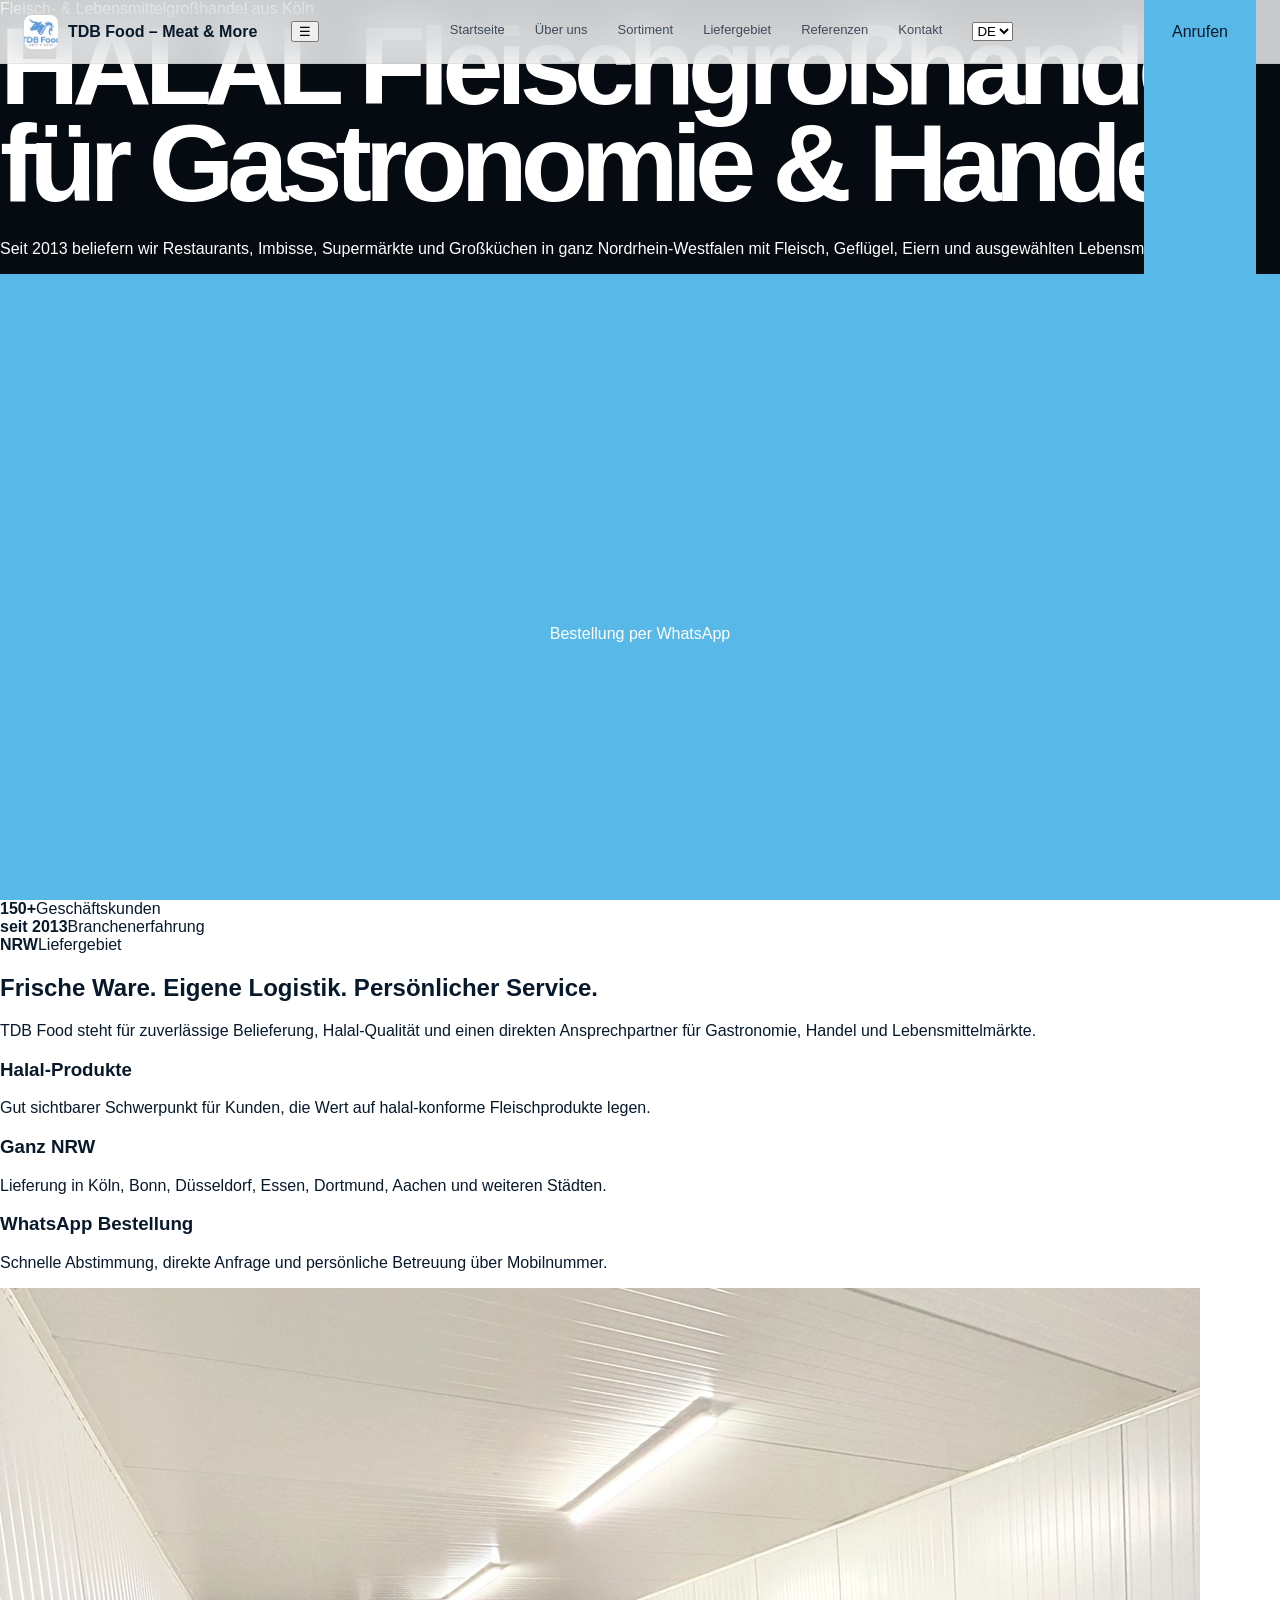
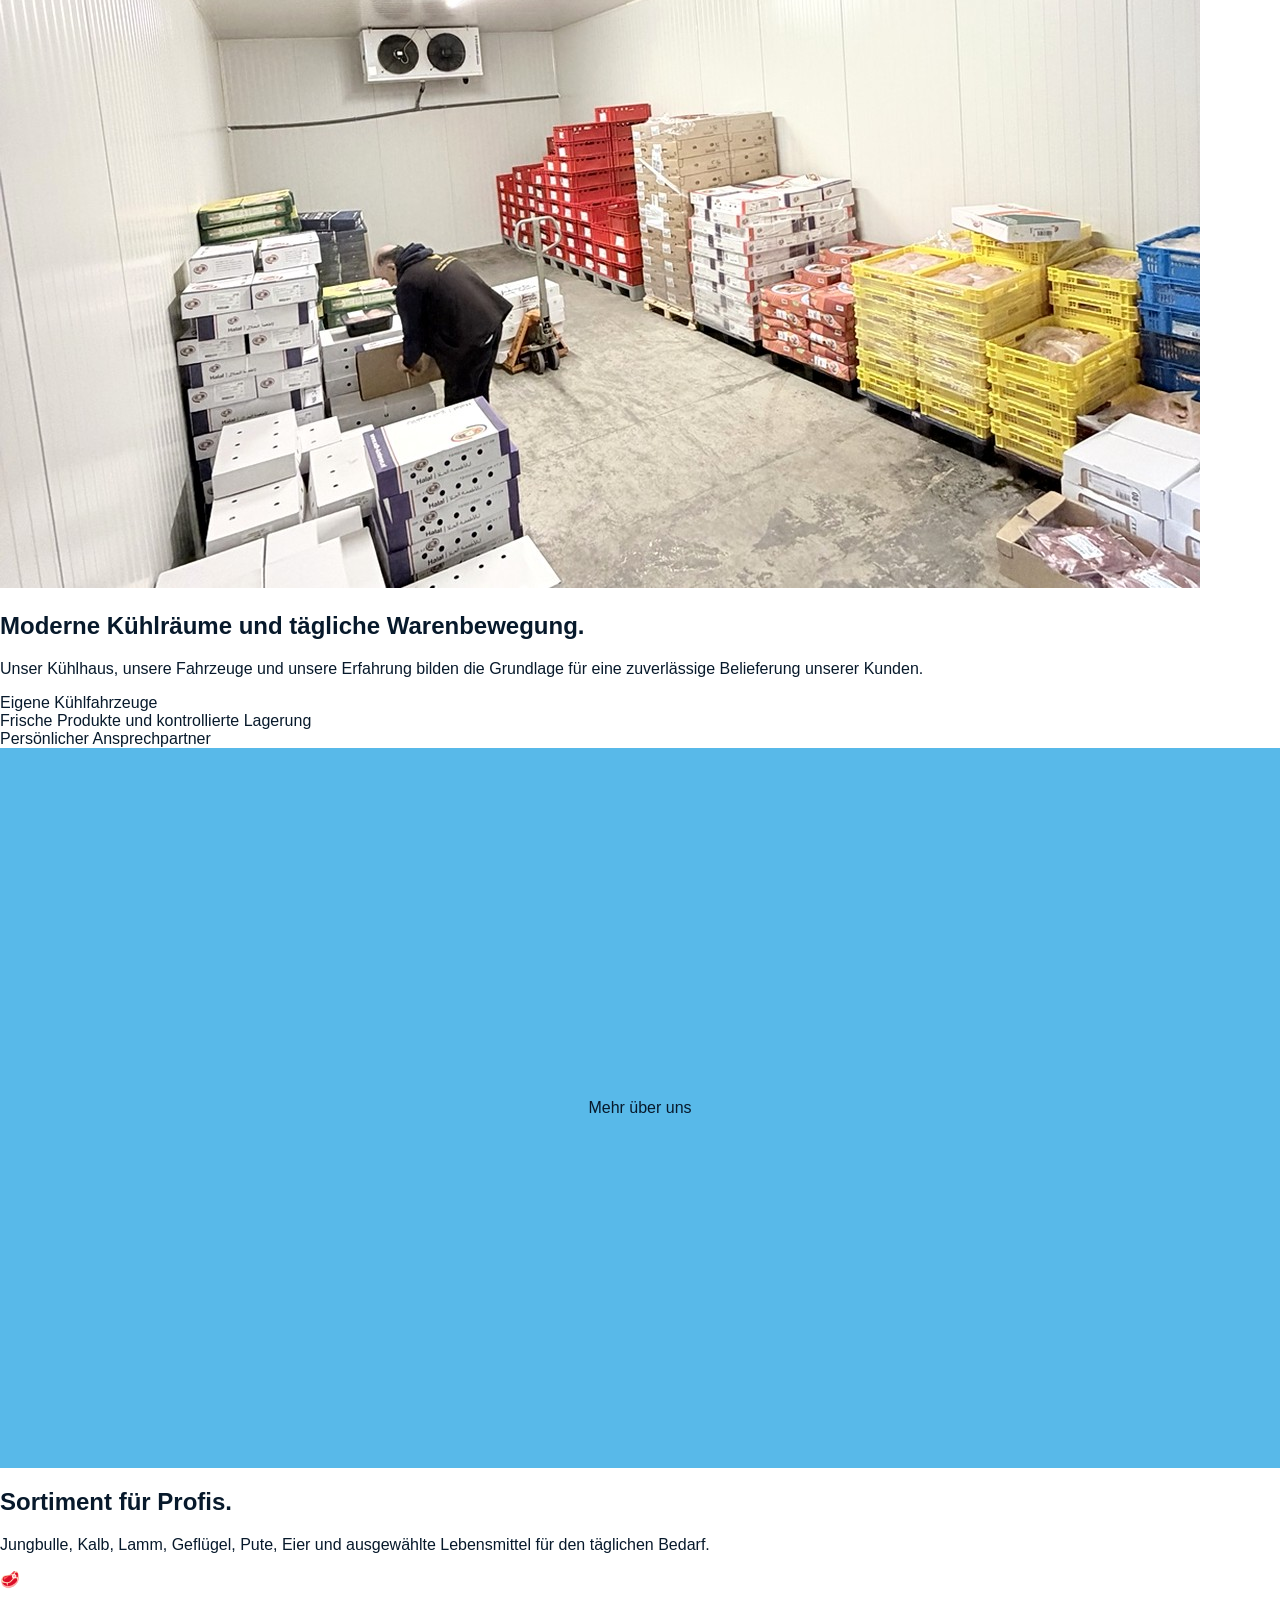
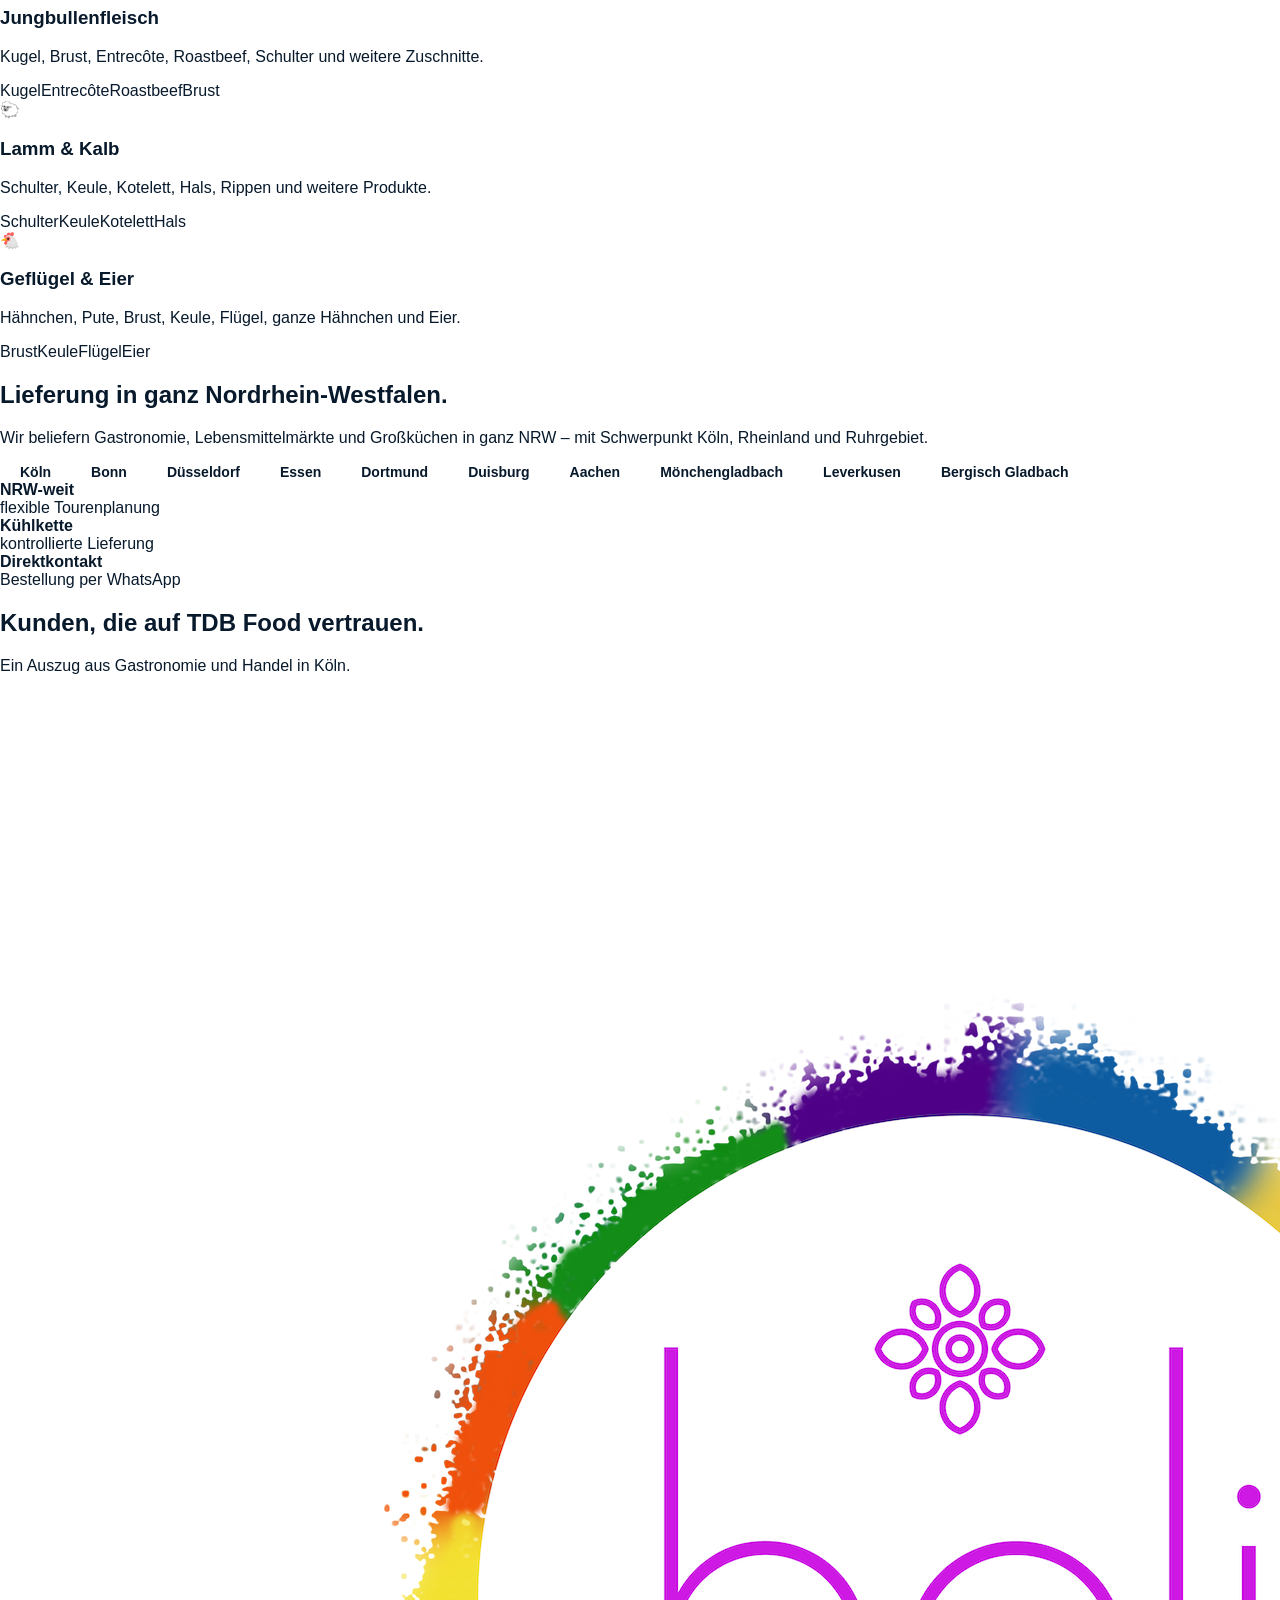
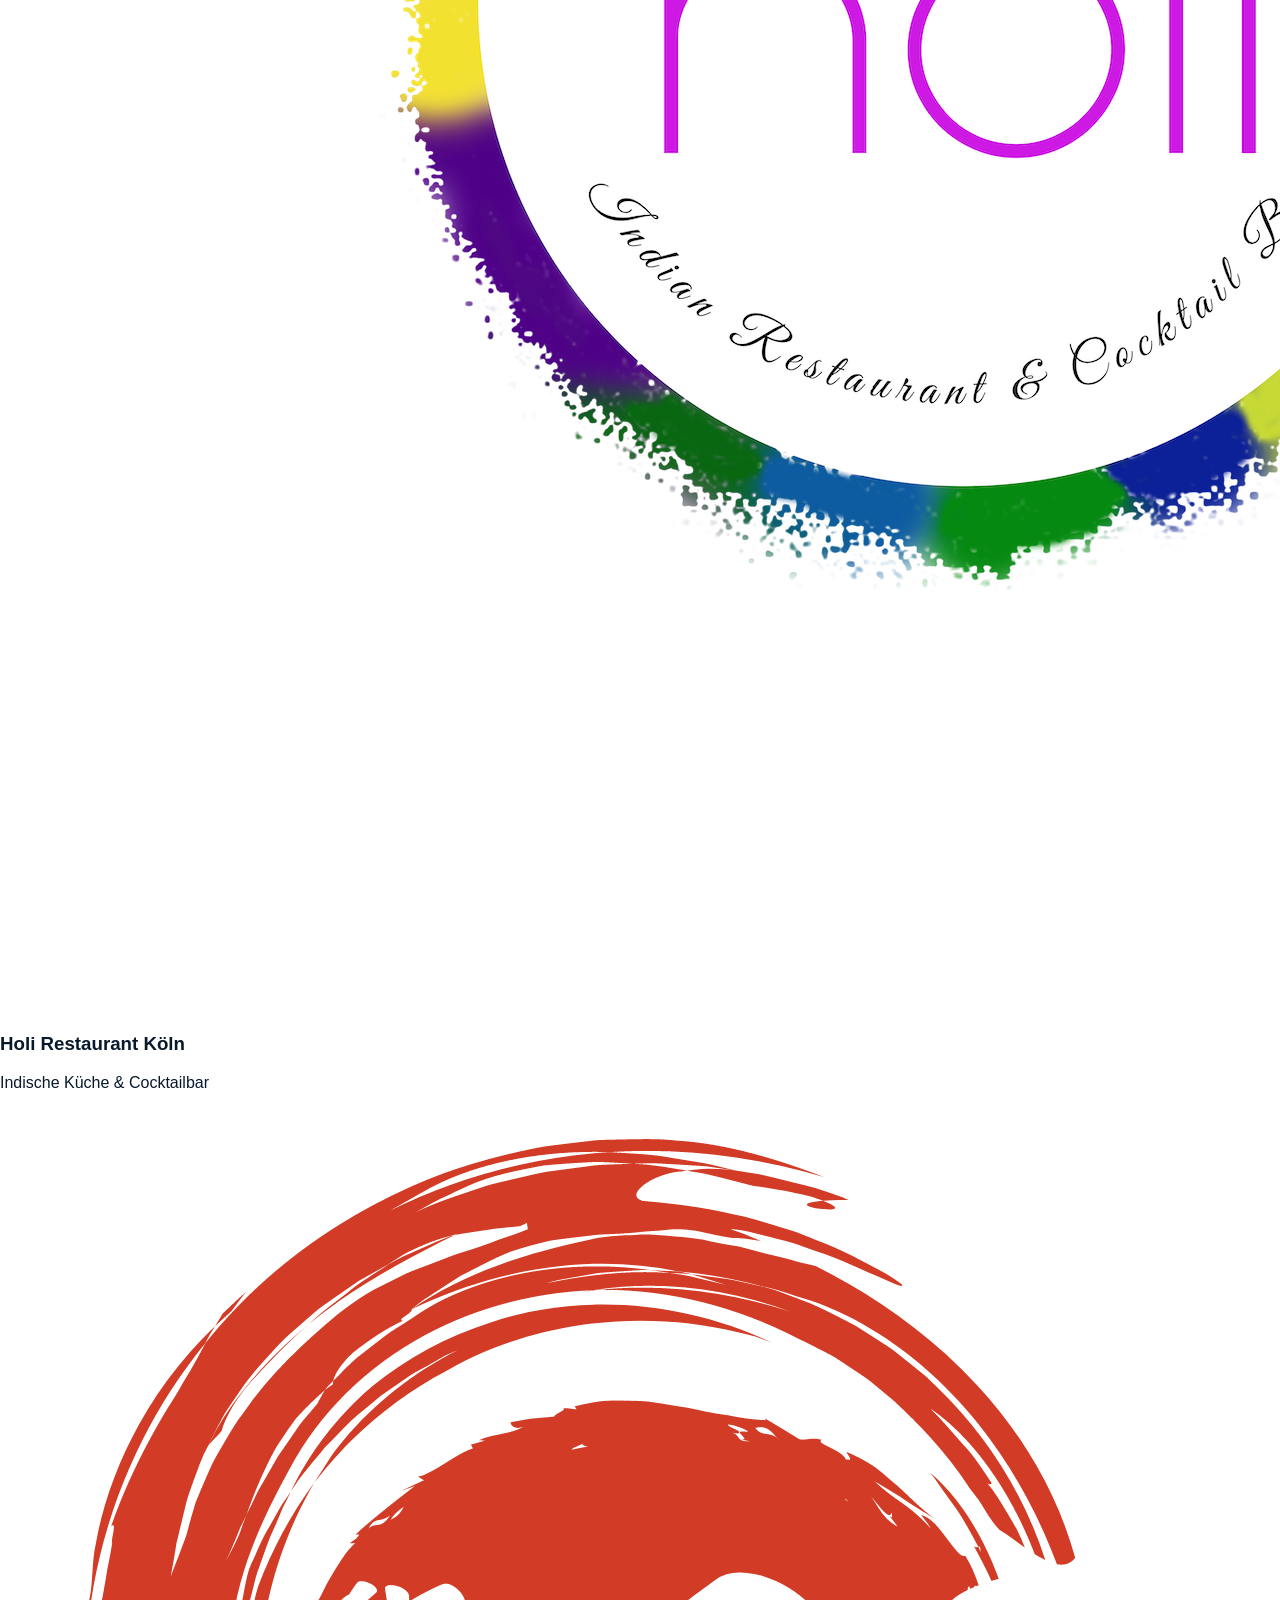
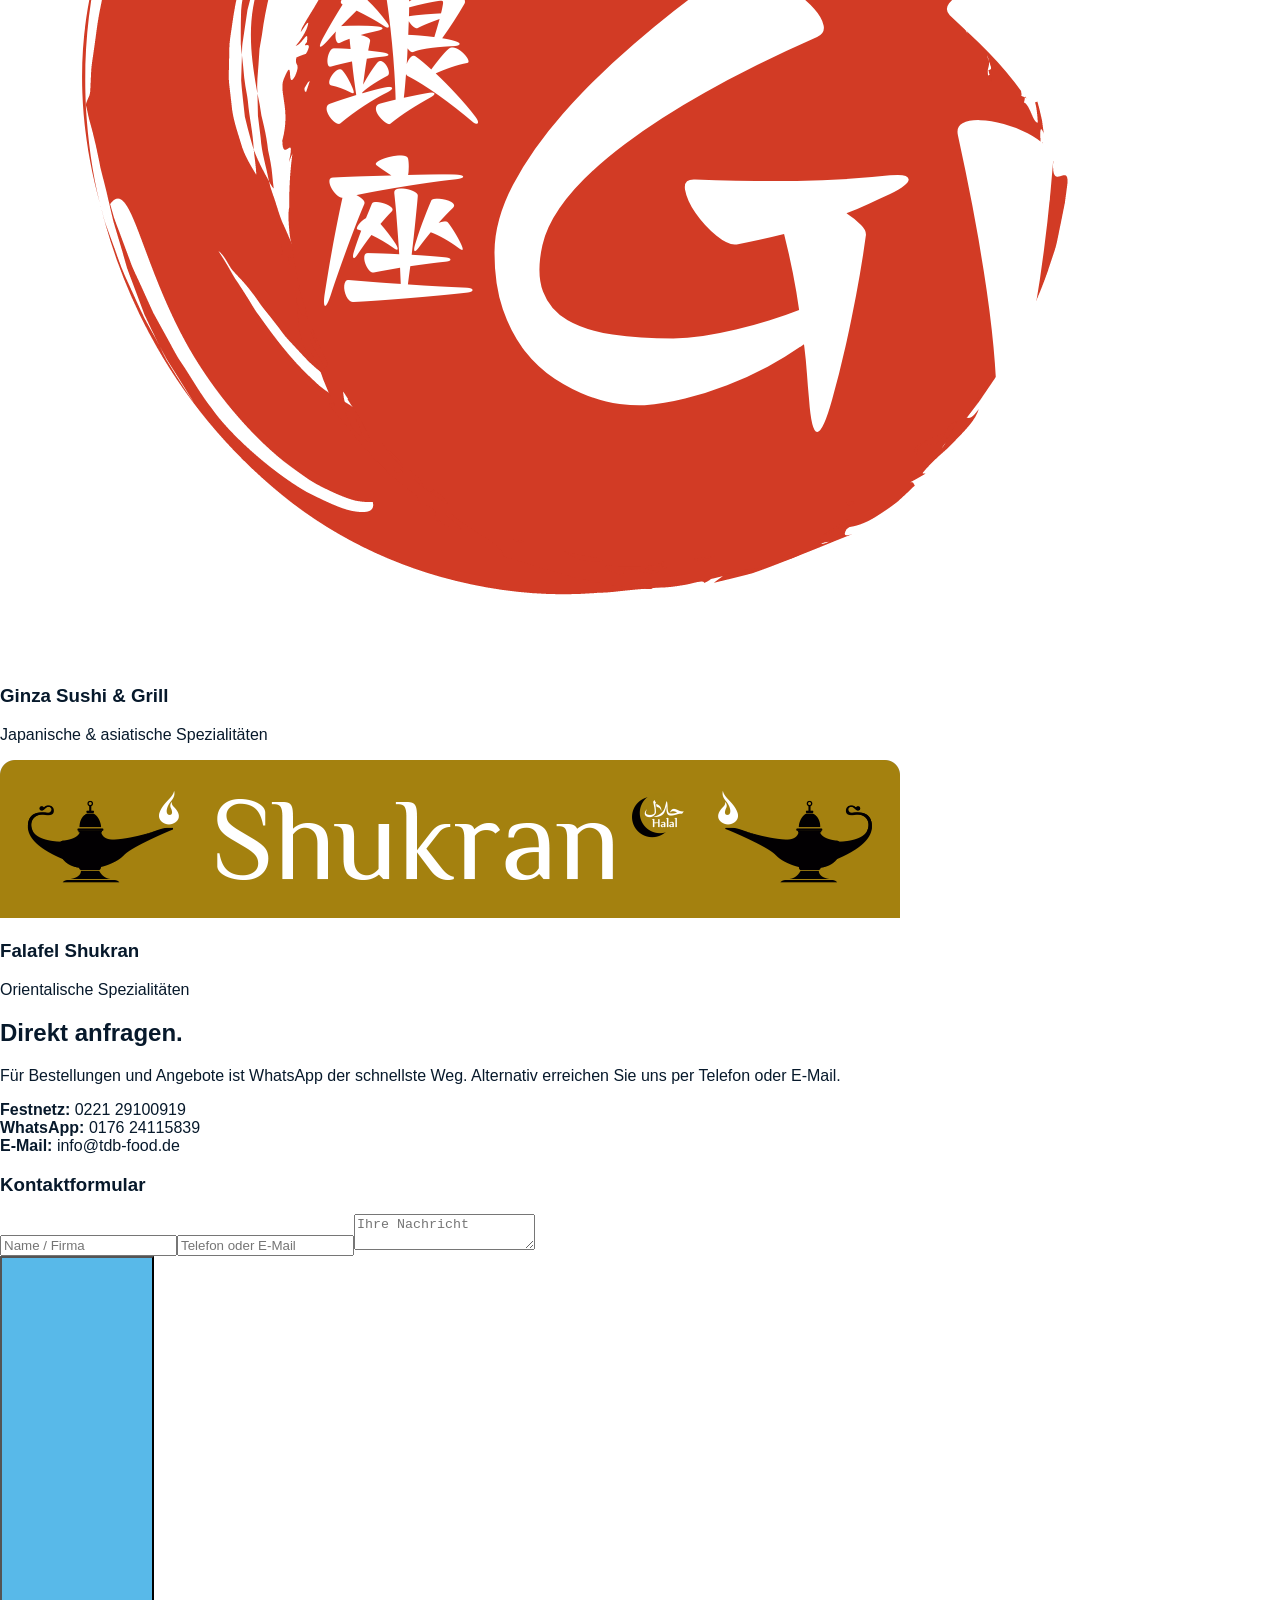
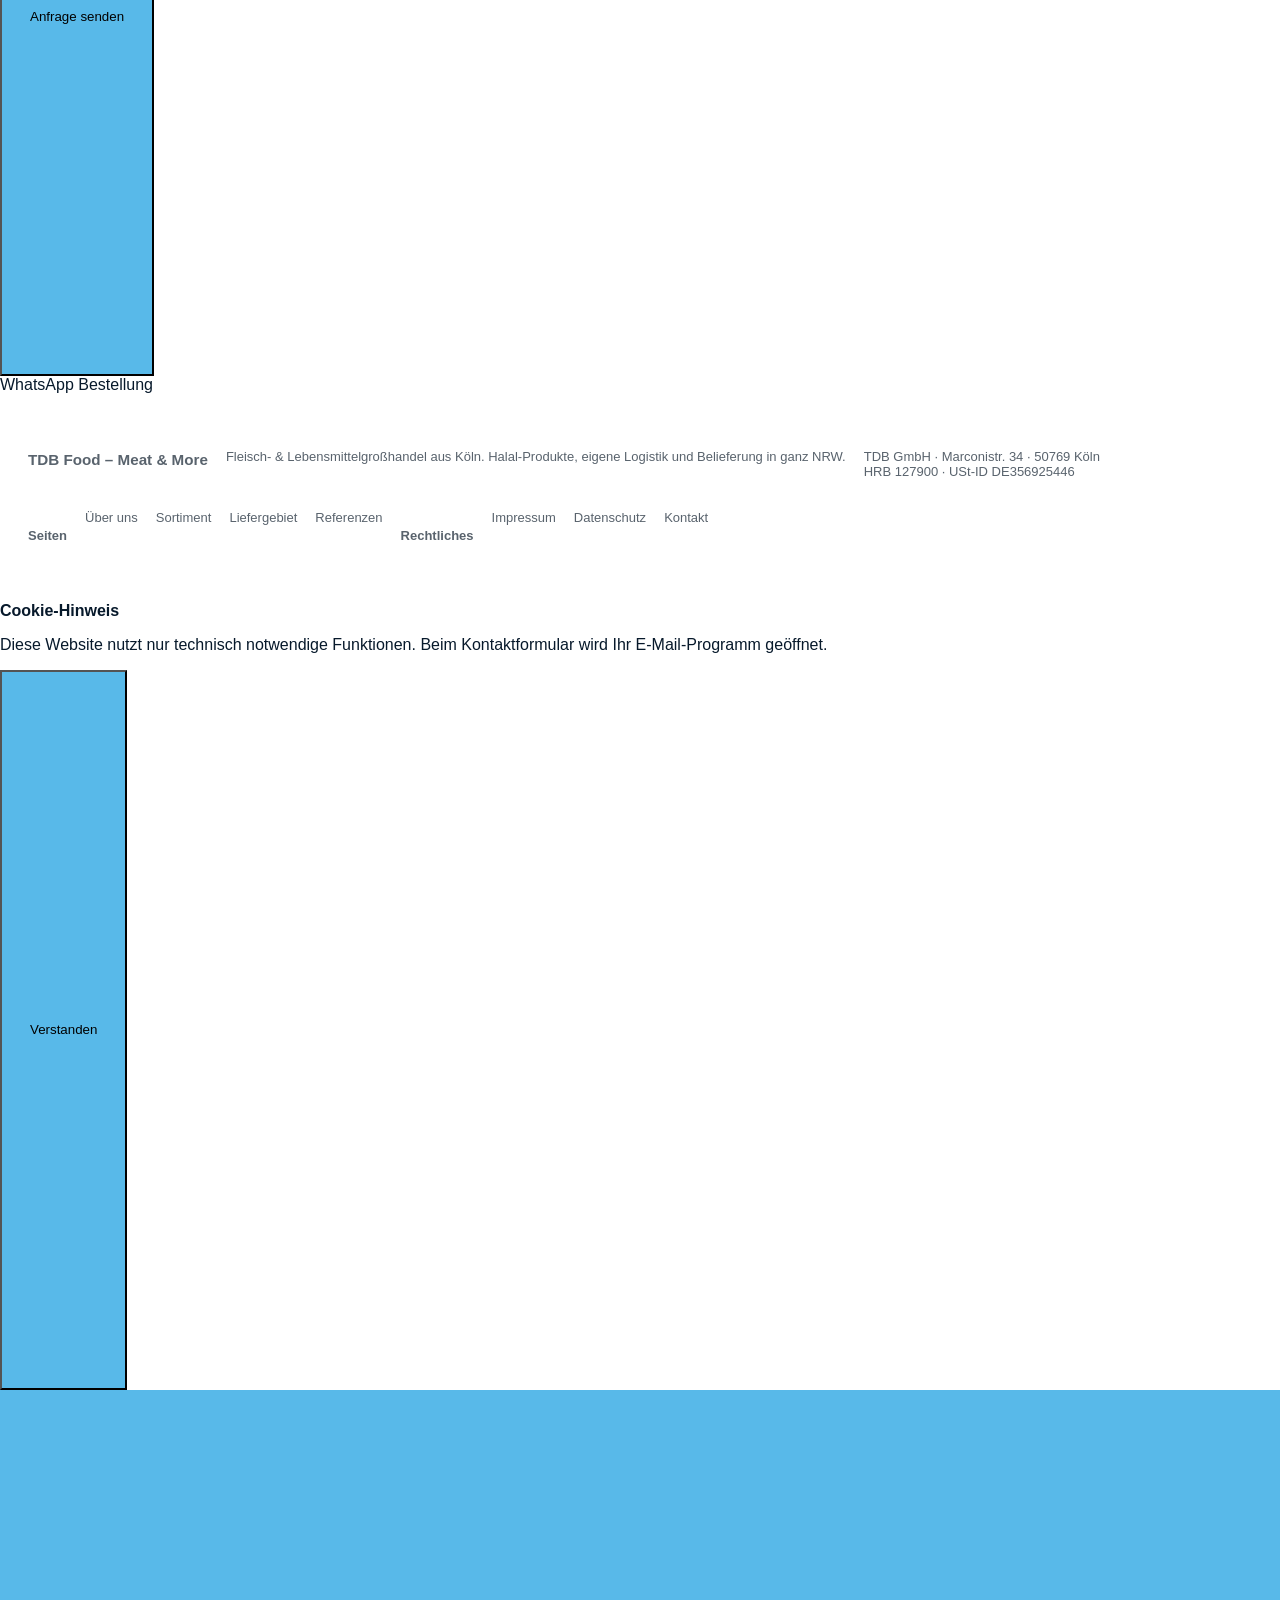
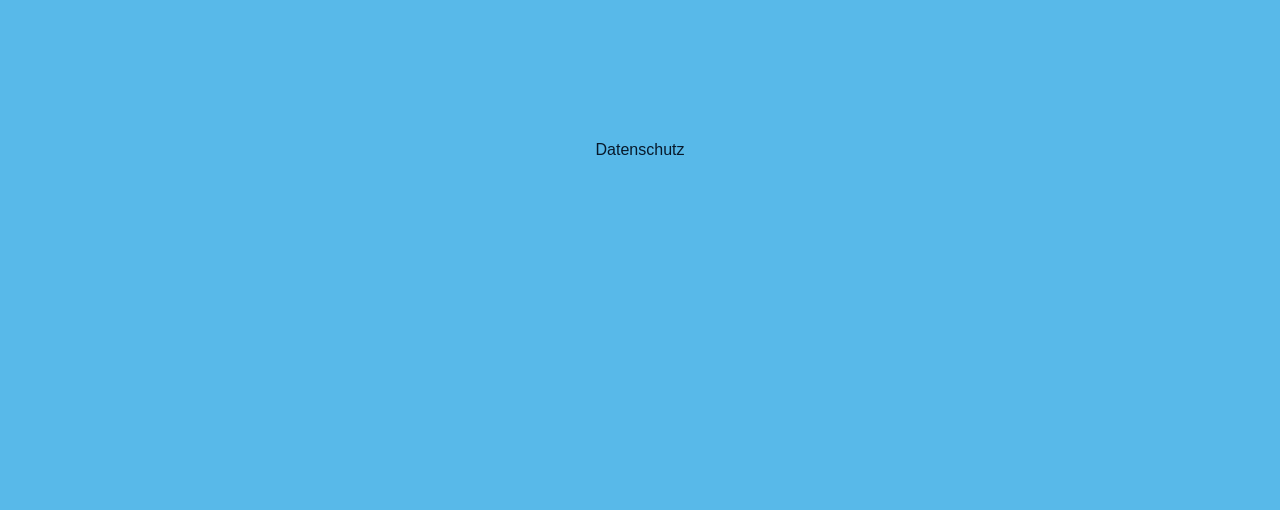
<file: index.html>
<!doctype html><html lang="de"><head><meta charset="utf-8"><meta name="viewport" content="width=device-width,initial-scale=1"><title>Index | TDB Food</title><meta name="description" content="TDB Food – Meat & More. Halal Fleisch- und Lebensmittelgroßhandel aus Köln mit Lieferung in ganz NRW."><link rel="preconnect" href="https://fonts.gstatic.com"><link rel="stylesheet" href="style.css"></head><body><header class="topbar"><div class="container nav"><a class="brand" href="index.html"><img class="brand-logo" src="tdb-logo.jpg" alt="TDB Food Logo"><span>TDB Food – Meat & More</span></a><button class="mobile-toggle">☰</button><nav class="menu"><a href="index.html" data-i18n="nav-home">Startseite</a><a href="about.html" data-i18n="nav-about">Über uns</a><a href="products.html" data-i18n="nav-products">Sortiment</a><a href="delivery.html" data-i18n="nav-delivery">Liefergebiet</a><a href="references.html" data-i18n="nav-references">Referenzen</a><a href="contact.html" data-i18n="nav-contact">Kontakt</a><select class="lang" onchange="document.querySelector('[data-lang='+this.value+']')?.click()"><option value="de">DE</option><option value="en">EN</option><option value="ku">KU</option><option value="tr">TR</option></select></nav><a class="cta" href="tel:+4922129100919" data-i18n="call-short">Anrufen</a></div></header><button hidden data-lang="de"></button><button hidden data-lang="en"></button><button hidden data-lang="ku"></button><button hidden data-lang="tr"></button>
<section class="hero"><div class="container hero-inner"><div class="eyebrow">Fleisch- & Lebensmittelgroßhandel aus Köln</div><h1 data-i18n="hero-title">HALAL Fleischgroßhandel für Gastronomie & Handel</h1><p data-i18n="hero-sub">Seit 2013 beliefern wir Restaurants, Imbisse, Supermärkte und Großküchen in ganz Nordrhein-Westfalen mit Fleisch, Geflügel, Eiern und ausgewählten Lebensmitteln.</p><div class="actions"><a class="cta blue" href="https://wa.me/4917624115839" data-i18n="wa">Bestellung per WhatsApp</a><a class="cta" href="tel:+4922129100919" data-i18n="call">Jetzt anrufen</a></div></div></section>
<div class="container stats"><div class="stat reveal"><b>150+</b><span data-i18n="stat-customers">Geschäftskunden</span></div><div class="stat reveal"><b>seit 2013</b><span data-i18n="stat-exp">Branchenerfahrung</span></div><div class="stat reveal"><b>NRW</b><span data-i18n="stat-area">Liefergebiet</span></div></div>
<section class="section"><div class="container section-head"><div><h2><span data-i18n="intro-title">Frische Ware. Eigene Logistik. Persönlicher Service.</span></h2></div><p class="lead"><span data-i18n="intro-text">TDB Food steht für zuverlässige Belieferung, Halal-Qualität und einen direkten Ansprechpartner für Gastronomie, Handel und Lebensmittelmärkte.</span></p></div><div class="container grid"><div class="card reveal"><h3>Halal-Produkte</h3><p data-i18n="card-halal">Gut sichtbarer Schwerpunkt für Kunden, die Wert auf halal-konforme Fleischprodukte legen.</p></div><div class="card reveal"><h3>Ganz NRW</h3><p data-i18n="card-nrw">Lieferung in Köln, Bonn, Düsseldorf, Essen, Dortmund, Aachen und weiteren Städten.</p></div><div class="card reveal"><h3>WhatsApp Bestellung</h3><p data-i18n="card-wa">Schnelle Abstimmung, direkte Anfrage und persönliche Betreuung über Mobilnummer.</p></div></div></section>
<section class="section light"><div class="container about-grid"><div class="photo-card reveal"><img src="coldroom.jpg" alt="Kühlhaus TDB Food"></div><div class="reveal"><h2>Moderne Kühlräume und tägliche Warenbewegung.</h2><p class="lead">Unser Kühlhaus, unsere Fahrzeuge und unsere Erfahrung bilden die Grundlage für eine zuverlässige Belieferung unserer Kunden.</p><div class="tick">Eigene Kühlfahrzeuge</div><div class="tick">Frische Produkte und kontrollierte Lagerung</div><div class="tick">Persönlicher Ansprechpartner</div><a class="cta blue" href="about.html">Mehr über uns</a></div></div></section>
<section class="section dark"><div class="container section-head"><div><h2 data-i18n="products-title">Sortiment für Profis.</h2></div><p class="lead" data-i18n="products-lead">Jungbulle, Kalb, Lamm, Geflügel, Pute, Eier und ausgewählte Lebensmittel für den täglichen Bedarf.</p></div><div class="container grid"><div class="card product-card reveal"><div><div class="product-badge">🥩</div><h3 data-i18n="prod-beef">Jungbullenfleisch</h3><p data-i18n="prod-beef-text">Kugel, Brust, Entrecôte, Roastbeef, Schulter und weitere Zuschnitte.</p><div class="cut-list"><span class="cut-pill">Kugel</span><span class="cut-pill">Entrecôte</span><span class="cut-pill">Roastbeef</span><span class="cut-pill">Brust</span></div></div></div><div class="card product-card reveal"><div><div class="product-badge">🐑</div><h3 data-i18n="prod-lamb">Lamm & Kalb</h3><p data-i18n="prod-lamb-text">Schulter, Keule, Kotelett, Hals, Rippen und weitere Produkte.</p><div class="cut-list"><span class="cut-pill">Schulter</span><span class="cut-pill">Keule</span><span class="cut-pill">Kotelett</span><span class="cut-pill">Hals</span></div></div></div><div class="card product-card reveal"><div><div class="product-badge">🐔</div><h3 data-i18n="prod-poultry">Geflügel & Eier</h3><p data-i18n="prod-poultry-text">Hähnchen, Pute, Brust, Keule, Flügel, ganze Hähnchen und Eier.</p><div class="cut-list"><span class="cut-pill">Brust</span><span class="cut-pill">Keule</span><span class="cut-pill">Flügel</span><span class="cut-pill">Eier</span></div></div></div></div></section>
<section class="section"><div class="container delivery-box reveal"><h2 data-i18n="delivery-title">Lieferung in ganz Nordrhein-Westfalen.</h2><p class="lead" data-i18n="delivery-lead">Wir beliefern Gastronomie, Lebensmittelmärkte und Großküchen in ganz NRW – mit Schwerpunkt Köln, Rheinland und Ruhrgebiet.</p><div class="city-list"><span class="pill">Köln</span><span class="pill">Bonn</span><span class="pill">Düsseldorf</span><span class="pill">Essen</span><span class="pill">Dortmund</span><span class="pill">Duisburg</span><span class="pill">Aachen</span><span class="pill">Mönchengladbach</span><span class="pill">Leverkusen</span><span class="pill">Bergisch Gladbach</span></div><div class="delivery-highlights"><div class="delivery-tile"><b data-i18n="del-1">NRW-weit</b><br><span data-i18n="del-1t">flexible Tourenplanung</span></div><div class="delivery-tile"><b data-i18n="del-2">Kühlkette</b><br><span data-i18n="del-2t">kontrollierte Lieferung</span></div><div class="delivery-tile"><b data-i18n="del-3">Direktkontakt</b><br><span data-i18n="del-3t">Bestellung per WhatsApp</span></div></div></div></section>
<section class="section dark"><div class="container section-head"><div><h2><span data-i18n="refs-title">Kunden, die auf TDB Food vertrauen.</span></h2></div><p class="lead"><span data-i18n="refs-lead">Ein Auszug aus Gastronomie und Handel in Köln.</span></p></div><div class="container refs"><div class="ref-card reveal"><div class="logo-box"><img src="holi.png" alt="Holi Restaurant Köln"></div><div><h3>Holi Restaurant Köln</h3><p>Indische Küche & Cocktailbar</p></div></div><div class="ref-card reveal"><div class="logo-box"><img src="ginza.png" alt="Ginza Sushi & Grill"></div><div><h3>Ginza Sushi & Grill</h3><p>Japanische & asiatische Spezialitäten</p></div></div><div class="ref-card reveal"><div class="logo-box"><img src="shukran.png" alt="Falafel Shukran"></div><div><h3>Falafel Shukran</h3><p>Orientalische Spezialitäten</p></div></div></div></section>
<section class="section"><div class="container contact-grid"><div><h2><span data-i18n="contact-title">Direkt anfragen.</span></h2><p class="lead"><span data-i18n="contact-lead">Für Bestellungen und Angebote ist WhatsApp der schnellste Weg. Alternativ erreichen Sie uns per Telefon oder E-Mail.</span></p><p><b>Festnetz:</b> 0221 29100919<br><b>WhatsApp:</b> 0176 24115839<br><b>E-Mail:</b> info@tdb-food.de</p></div><form class="contact-card" onsubmit="sendForm(event)"><h3>Kontaktformular</h3><input name="name" placeholder="Name / Firma" required><input name="contact" placeholder="Telefon oder E-Mail" required><textarea name="message" placeholder="Ihre Nachricht" required></textarea><button class="cta blue" type="submit">Anfrage senden</button></form></div></section>
<a class="whatsapp" href="https://wa.me/4917624115839">WhatsApp Bestellung</a><footer class="footer"><div class="container footer-grid"><div><h3>TDB Food – Meat & More</h3><p>Fleisch- & Lebensmittelgroßhandel aus Köln. Halal-Produkte, eigene Logistik und Belieferung in ganz NRW.</p><p>TDB GmbH · Marconistr. 34 · 50769 Köln<br>HRB 127900 · USt-ID DE356925446</p></div><div><h4>Seiten</h4><a href="about.html" data-i18n="nav-about">Über uns</a><a href="products.html" data-i18n="nav-products">Sortiment</a><a href="delivery.html" data-i18n="nav-delivery">Liefergebiet</a><a href="references.html" data-i18n="nav-references">Referenzen</a></div><div><h4>Rechtliches</h4><a href="impressum.html">Impressum</a><a href="datenschutz.html">Datenschutz</a><a href="contact.html" data-i18n="nav-contact">Kontakt</a></div></div></footer><div class="cookie"><b>Cookie-Hinweis</b><p>Diese Website nutzt nur technisch notwendige Funktionen. Beim Kontaktformular wird Ihr E-Mail-Programm geöffnet.</p><div class="actions"><button class="cta blue" onclick="okCookie()">Verstanden</button><a class="cta" href="datenschutz.html">Datenschutz</a></div></div><script src="script.js"></script></body></html>
</file>
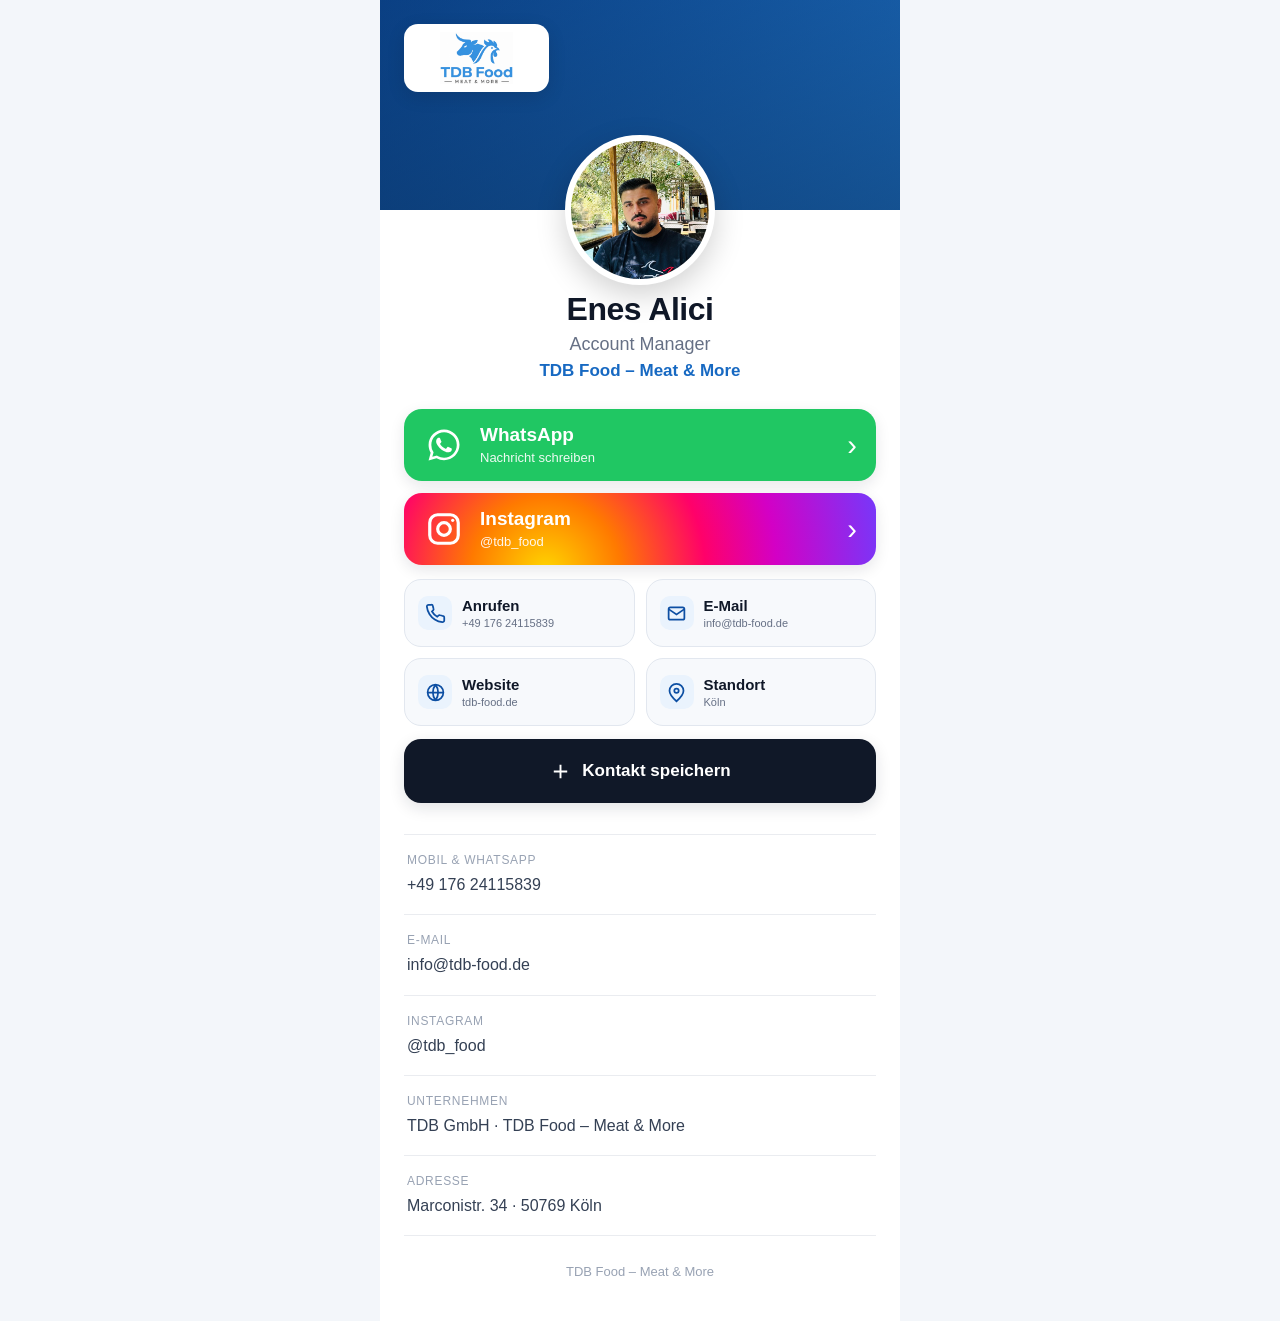
<file: Enes/index.html>
<!DOCTYPE html>
<html lang="de">
<head>
<meta charset="UTF-8">
<meta name="viewport" content="width=device-width, initial-scale=1.0">
<meta name="theme-color" content="#0d4fa3">
<title>Enes Alici | TDB Food</title>

<style>
*{
  box-sizing:border-box;
  margin:0;
  padding:0;
}

body{
  font-family:-apple-system,BlinkMacSystemFont,"Segoe UI",Arial,sans-serif;
  background:#f3f6fa;
  color:#101828;
  min-height:100vh;
}

.page{
  width:100%;
  max-width:520px;
  margin:0 auto;
  min-height:100vh;
  background:#fff;
  padding-bottom:42px;
}

.header{
  height:210px;
  position:relative;
  margin-bottom:82px;
  overflow:visible;
  background:
    linear-gradient(rgba(5,35,73,.35),rgba(5,35,73,.55)),
    linear-gradient(135deg,#0d4fa3,#2789e8);
}

.logo-box{
  position:absolute;
  top:24px;
  left:24px;
  width:145px;
  height:68px;
  background:#fff;
  border-radius:14px;
  display:flex;
  align-items:center;
  justify-content:center;
  padding:8px 12px;
  box-shadow:0 5px 18px rgba(0,0,0,.12);
}

.logo{
  width:100%;
  height:100%;
  object-fit:contain;
}

.profile{
  position:absolute;
  width:150px;
  height:150px;
  border-radius:50%;
  object-fit:cover;
  object-position:center 35%;
  left:50%;
  bottom:-75px;
  transform:translateX(-50%);
  border:6px solid #fff;
  box-shadow:0 10px 30px rgba(0,0,0,.18);
  background:#fff;
}

.content{
  padding:0 24px;
  text-align:center;
}

h1{
  font-size:32px;
  line-height:1.1;
  font-weight:800;
  letter-spacing:-.5px;
  margin-bottom:7px;
}

.role{
  font-size:18px;
  color:#667085;
  margin-bottom:6px;
}

.company{
  font-size:17px;
  color:#1769c2;
  font-weight:700;
  margin-bottom:28px;
}

.social-actions{
  display:flex;
  flex-direction:column;
  gap:12px;
  margin-bottom:14px;
}

.social{
  width:100%;
  min-height:72px;
  border-radius:18px;
  display:flex;
  align-items:center;
  padding:0 19px;
  text-decoration:none;
  color:#fff;
  box-shadow:0 5px 15px rgba(16,24,40,.10);
  transition:transform .15s ease;
}

.social:active{
  transform:scale(.985);
}

.social-icon{
  width:42px;
  height:42px;
  flex:0 0 42px;
  display:flex;
  align-items:center;
  justify-content:center;
  margin-right:15px;
}

.social-icon svg{
  width:38px;
  height:38px;
  display:block;
}

.social-text{
  text-align:left;
  flex:1;
}

.social-title{
  display:block;
  font-size:19px;
  line-height:1.1;
  font-weight:800;
}

.social-subtitle{
  display:block;
  font-size:13px;
  margin-top:4px;
  opacity:.92;
}

.arrow{
  font-size:29px;
  line-height:1;
  font-weight:300;
  margin-left:10px;
}

.whatsapp{
  background:#20c763;
}

.instagram{
  background:
    radial-gradient(circle at 30% 110%,#ffd600 0%,#ff7a00 22%,#ff0169 47%,#d300c5 68%,#7638fa 100%);
}

.actions{
  display:grid;
  grid-template-columns:1fr 1fr;
  gap:11px;
}

.action{
  min-height:68px;
  text-decoration:none;
  color:#101828;
  background:#f7f9fc;
  border:1px solid #e2e7ef;
  border-radius:17px;
  display:flex;
  align-items:center;
  padding:10px 13px;
  text-align:left;
}

.action-icon{
  width:34px;
  height:34px;
  border-radius:10px;
  background:#eaf3fd;
  color:#0d4fa3;
  display:flex;
  align-items:center;
  justify-content:center;
  flex:0 0 34px;
  margin-right:10px;
}

.action-icon svg{
  width:21px;
  height:21px;
}

.action-text{
  min-width:0;
}

.action-title{
  display:block;
  font-size:15px;
  font-weight:750;
}

.action-subtitle{
  display:block;
  font-size:11px;
  color:#667085;
  margin-top:3px;
  white-space:nowrap;
  overflow:hidden;
  text-overflow:ellipsis;
}

.save{
  display:flex;
  align-items:center;
  justify-content:center;
  gap:10px;
  width:100%;
  margin-top:13px;
  background:#101828;
  color:#fff;
  text-decoration:none;
  border-radius:17px;
  min-height:64px;
  padding:15px;
  font-size:17px;
  font-weight:750;
  box-shadow:0 5px 16px rgba(16,24,40,.12);
}

.save svg{
  width:23px;
  height:23px;
}

.info{
  margin-top:31px;
  text-align:left;
  border-top:1px solid #eaecf0;
}

.row{
  padding:18px 3px;
  border-bottom:1px solid #eaecf0;
}

.label{
  display:block;
  font-size:12px;
  color:#98a2b3;
  margin-bottom:6px;
  text-transform:uppercase;
  letter-spacing:.7px;
}

.value{
  display:block;
  font-size:16px;
  line-height:1.45;
  color:#344054;
  text-decoration:none;
}

.footer{
  margin-top:28px;
  font-size:13px;
  color:#98a2b3;
}

@media(max-width:370px){
  .content{padding:0 17px;}
  h1{font-size:29px;}
  .social{min-height:68px;}
  .action{padding:9px;}
  .action-icon{margin-right:7px;}
  .action-title{font-size:14px;}
}
</style>
</head>

<body>

<div class="page">

  <div class="header">

    <div class="logo-box">
      <img src="tdb-logo.png"
           class="logo"
           alt="TDB Food – Meat & More">
    </div>

    <img src="enes-alici.jpg"
         class="profile"
         alt="Enes Alici">

  </div>

  <div class="content">

    <h1>Enes Alici</h1>

    <div class="role">
      Account Manager
    </div>

    <div class="company">
      TDB Food – Meat &amp; More
    </div>

    <div class="social-actions">

      <a class="social whatsapp"
         href="https://wa.me/4917624115839">

        <span class="social-icon">

          <!-- WHATSAPP LOGO -->
          <svg viewBox="0 0 32 32"
               xmlns="http://www.w3.org/2000/svg"
               aria-hidden="true">

            <path
              fill="#ffffff"
              d="M16.04 3C8.86 3 3.02 8.82 3.02 15.98c0 2.29.6 4.53 1.74 6.49L3 29l6.7-1.75a13 13 0 006.33 1.61h.01c7.18 0 13.02-5.82 13.02-12.98C29.06 8.82 23.22 3 16.04 3zm0 23.67h-.01a10.78 10.78 0 01-5.5-1.5l-.39-.23-3.97 1.04 1.06-3.86-.25-.4a10.72 10.72 0 01-1.65-5.74c0-5.91 4.81-10.72 10.73-10.72 2.86 0 5.55 1.12 7.58 3.14a10.65 10.65 0 013.14 7.58c-.01 5.91-4.82 10.69-10.74 10.69z"/>

            <path
              fill="#ffffff"
              d="M21.92 18.63c-.32-.16-1.91-.94-2.21-1.05-.3-.11-.52-.16-.74.16-.22.32-.85 1.05-1.04 1.27-.19.22-.38.24-.7.08-.32-.16-1.36-.5-2.59-1.59-.96-.85-1.6-1.91-1.79-2.23-.19-.32-.02-.5.14-.66.15-.14.32-.38.48-.57.16-.19.22-.32.32-.54.11-.22.05-.4-.03-.57-.08-.16-.74-1.78-1.01-2.43-.27-.64-.54-.55-.74-.56h-.63c-.22 0-.57.08-.87.4-.3.32-1.14 1.11-1.14 2.7s1.17 3.13 1.33 3.35c.16.22 2.3 3.51 5.57 4.92.78.34 1.39.54 1.86.69.78.25 1.49.21 2.05.13.63-.09 1.91-.78 2.18-1.54.27-.76.27-1.41.19-1.54-.08-.13-.3-.21-.62-.37z"/>

          </svg>

        </span>

        <span class="social-text">
          <span class="social-title">WhatsApp</span>
          <span class="social-subtitle">Nachricht schreiben</span>
        </span>

        <span class="arrow">›</span>

      </a>

      <a class="social instagram"
         href="https://www.instagram.com/tdb_food/">

        <span class="social-icon">
          <svg viewBox="0 0 24 24"
               fill="none"
               stroke="currentColor"
               stroke-width="2"
               aria-hidden="true">
            <rect x="3" y="3" width="18" height="18" rx="5"/>
            <circle cx="12" cy="12" r="4"/>
            <circle cx="17.5" cy="6.5" r="1" fill="currentColor" stroke="none"/>
          </svg>
        </span>

        <span class="social-text">
          <span class="social-title">Instagram</span>
          <span class="social-subtitle">@tdb_food</span>
        </span>

        <span class="arrow">›</span>

      </a>

    </div>

    <div class="actions">

      <a class="action" href="tel:+4917624115839">

        <span class="action-icon">
          <svg viewBox="0 0 24 24"
               fill="none"
               stroke="currentColor"
               stroke-width="2">
            <path d="M22 16.92v3a2 2 0 01-2.18 2 19.79 19.79 0 01-8.63-3.07 19.5 19.5 0 01-6-6A19.79 19.79 0 012.12 4.18 2 2 0 014.11 2h3a2 2 0 012 1.72c.12.9.33 1.78.62 2.63a2 2 0 01-.45 2.11L8 9.73a16 16 0 006 6l1.27-1.27a2 2 0 012.11-.45c.85.29 1.73.5 2.63.62A2 2 0 0122 16.92z"/>
          </svg>
        </span>

        <span class="action-text">
          <span class="action-title">Anrufen</span>
          <span class="action-subtitle">+49 176 24115839</span>
        </span>

      </a>

      <a class="action" href="mailto:info@tdb-food.de">

        <span class="action-icon">
          <svg viewBox="0 0 24 24"
               fill="none"
               stroke="currentColor"
               stroke-width="2">
            <rect x="3" y="5" width="18" height="14" rx="2"/>
            <path d="M3 7l9 6 9-6"/>
          </svg>
        </span>

        <span class="action-text">
          <span class="action-title">E-Mail</span>
          <span class="action-subtitle">info@tdb-food.de</span>
        </span>

      </a>

      <a class="action" href="https://tdb-food.de">

        <span class="action-icon">
          <svg viewBox="0 0 24 24"
               fill="none"
               stroke="currentColor"
               stroke-width="2">
            <circle cx="12" cy="12" r="9"/>
            <path d="M3 12h18M12 3a15 15 0 010 18M12 3a15 15 0 000 18"/>
          </svg>
        </span>

        <span class="action-text">
          <span class="action-title">Website</span>
          <span class="action-subtitle">tdb-food.de</span>
        </span>

      </a>

      <a class="action"
         href="https://www.google.com/maps/search/?api=1&query=Marconistr.+34,+50769+K%C3%B6ln">

        <span class="action-icon">
          <svg viewBox="0 0 24 24"
               fill="none"
               stroke="currentColor"
               stroke-width="2">
            <path d="M20 10c0 5-8 12-8 12S4 15 4 10a8 8 0 1116 0z"/>
            <circle cx="12" cy="10" r="2.5"/>
          </svg>
        </span>

        <span class="action-text">
          <span class="action-title">Standort</span>
          <span class="action-subtitle">Köln</span>
        </span>

      </a>

    </div>

    <a class="save" href="enes-alici.vcf">

      <svg viewBox="0 0 24 24"
           fill="none"
           stroke="currentColor"
           stroke-width="2">
        <path d="M12 5v14M5 12h14"/>
      </svg>

      Kontakt speichern

    </a>

    <div class="info">

      <div class="row">
        <span class="label">Mobil &amp; WhatsApp</span>
        <a class="value" href="tel:+4917624115839">
          +49 176 24115839
        </a>
      </div>

      <div class="row">
        <span class="label">E-Mail</span>
        <a class="value" href="mailto:info@tdb-food.de">
          info@tdb-food.de
        </a>
      </div>

      <div class="row">
        <span class="label">Instagram</span>
        <a class="value" href="https://www.instagram.com/tdb_food/">
          @tdb_food
        </a>
      </div>

      <div class="row">
        <span class="label">Unternehmen</span>
        <span class="value">
          TDB GmbH · TDB Food – Meat &amp; More
        </span>
      </div>

      <div class="row">
        <span class="label">Adresse</span>
        <a class="value"
           href="https://www.google.com/maps/search/?api=1&query=Marconistr.+34,+50769+K%C3%B6ln">
          Marconistr. 34 · 50769 Köln
        </a>
      </div>

    </div>

    <div class="footer">
      TDB Food – Meat &amp; More
    </div>

  </div>
</div>

</body>
</html>
</file>
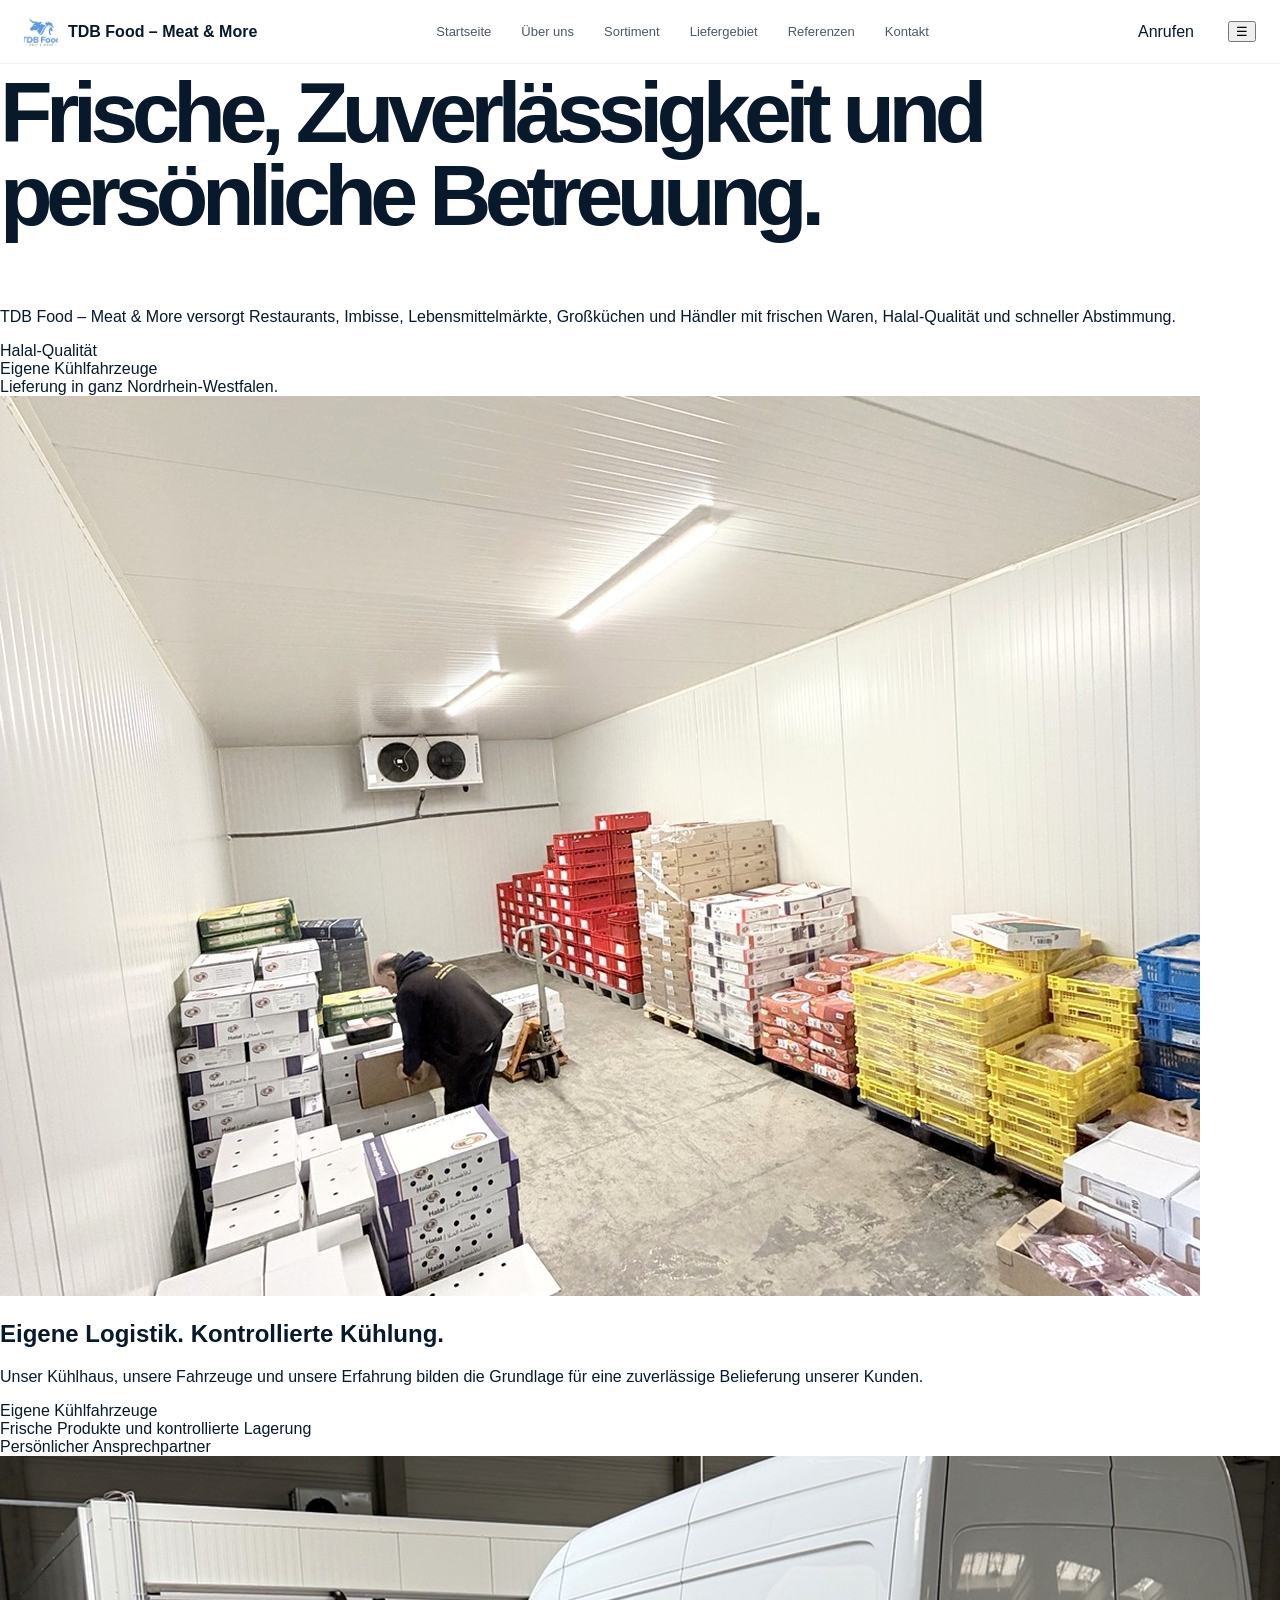
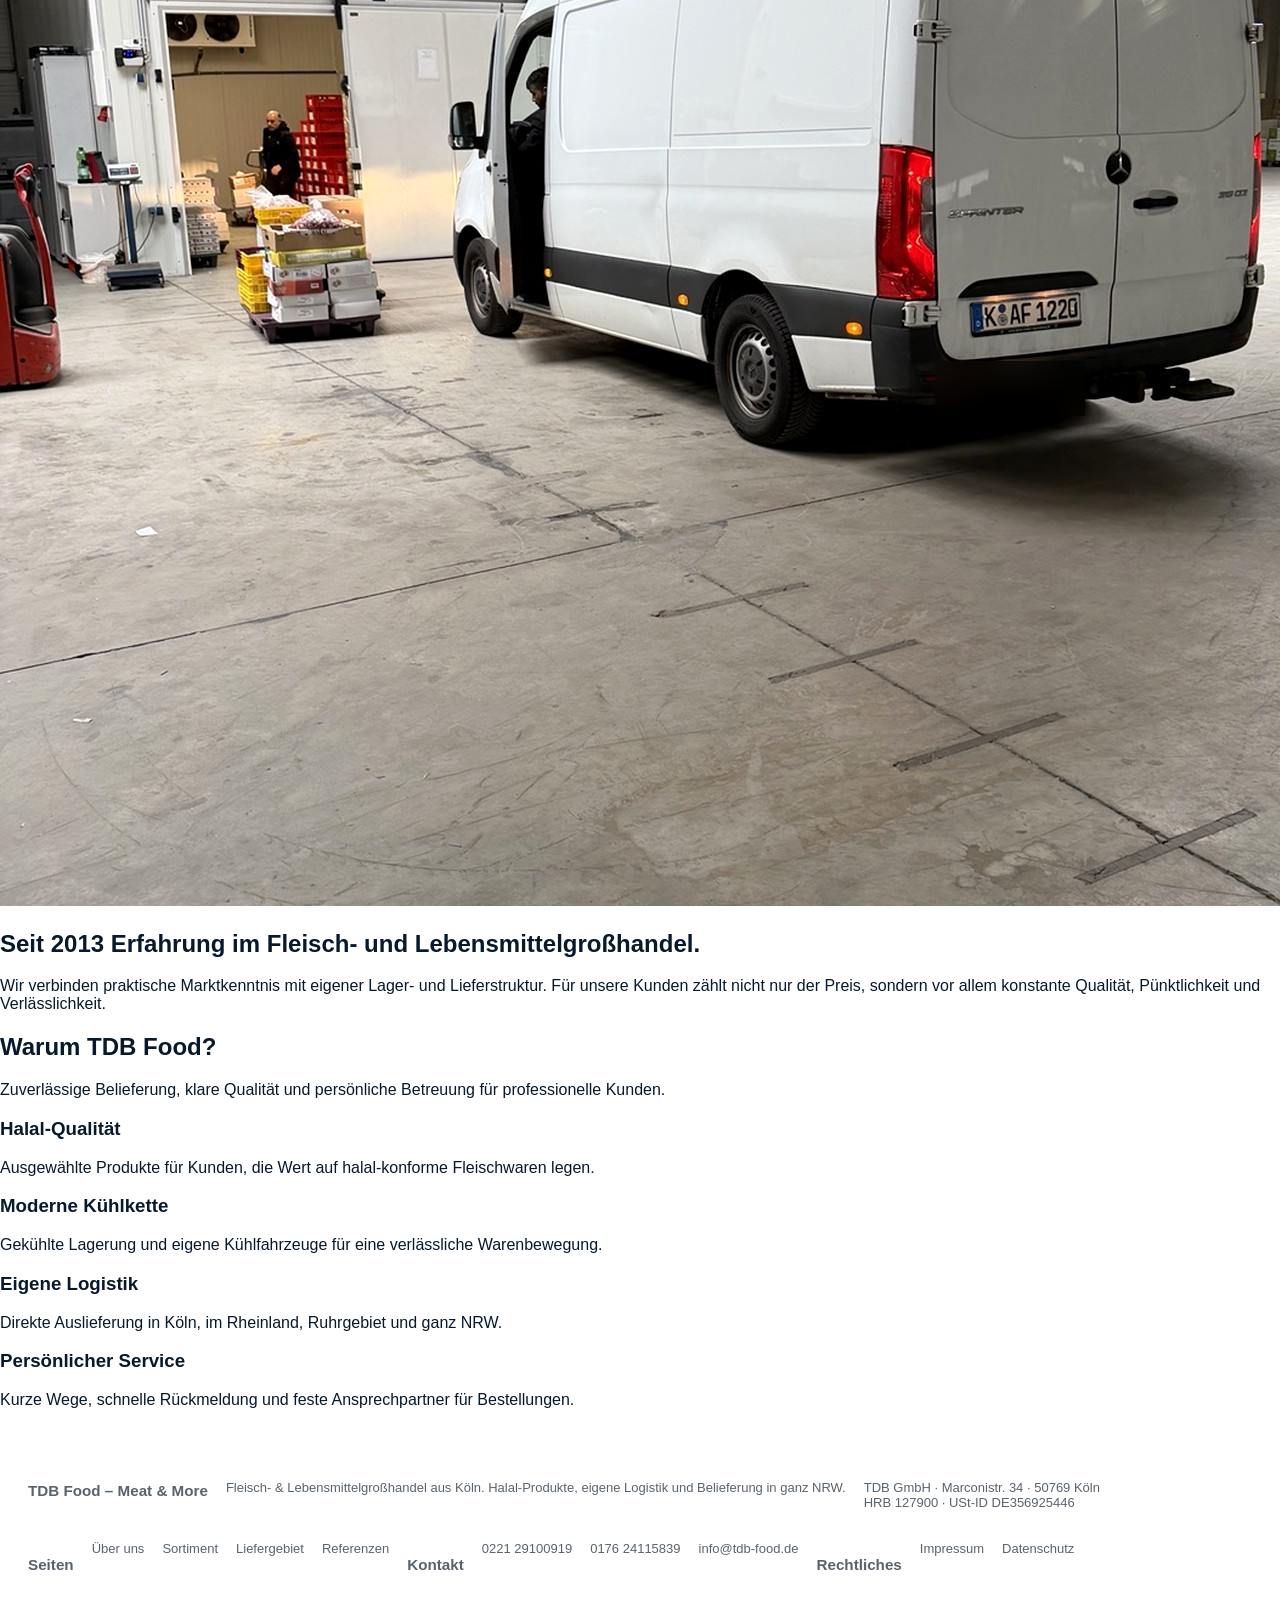
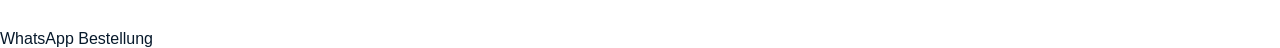
<file: about.html>
<!doctype html><html lang="de"><head><meta charset="utf-8"><meta name="viewport" content="width=device-width,initial-scale=1"><title>Über uns | TDB Food</title><meta name="description" content="TDB Food – Meat & More. Halal Fleisch- und Lebensmittelgroßhandel aus Köln mit Lieferung in ganz NRW."><link rel="preconnect" href="https://fonts.gstatic.com"><link rel="stylesheet" href="style.css"></head><body><header class="topbar"><div class="container nav"><a class="brand" href="index.html"><img src="tdb-logo.jpg" alt="TDB Food Logo"><span>TDB Food – Meat & More</span></a><nav class="menu"><a href="index.html" data-i18n="nav.home">Startseite</a><a href="about.html" data-i18n="nav.about">Über uns</a><a href="products.html" data-i18n="nav.products">Sortiment</a><a href="delivery.html" data-i18n="nav.delivery">Liefergebiet</a><a href="references.html" data-i18n="nav.references">Referenzen</a><a href="contact.html" data-i18n="nav.contact">Kontakt</a><div class="lang-switch"></div></nav><a class="header-cta" href="tel:+4922129100919" data-i18n="cta.call">Anrufen</a><button class="mobile-toggle" aria-label="Menü">☰</button></div></header><main><section class="section soft"><div class="container split"><div class="reveal"><h1 style="font-size:clamp(46px,7vw,86px);line-height:.96;letter-spacing:-.075em" data-i18n="about.title">Frische, Zuverlässigkeit und persönliche Betreuung.</h1><p class="lead" data-i18n="about.sub">TDB Food – Meat & More versorgt Restaurants, Imbisse, Lebensmittelmärkte, Großküchen und Händler mit frischen Waren, Halal-Qualität und schneller Abstimmung.</p><div class="list-check"><div class="check" data-i18n="why.halal">Halal-Qualität</div><div class="check" data-i18n="logistics.a">Eigene Kühlfahrzeuge</div><div class="check" data-i18n="delivery.title">Lieferung in ganz Nordrhein-Westfalen.</div></div></div><div class="photo-card reveal"><img src="coldroom.jpg" alt="Kühlraum TDB Food"></div></div></section><section class="section soft"><div class="container split"><div class="reveal"><h2 data-i18n="logistics.title">Eigene Logistik. Kontrollierte Kühlung.</h2><p class="lead" data-i18n="logistics.sub">Unser Kühlhaus, unsere Fahrzeuge und unsere Erfahrung bilden die Grundlage für eine zuverlässige Belieferung unserer Kunden.</p><div class="list-check"><div class="check" data-i18n="logistics.a">Eigene Kühlfahrzeuge</div><div class="check" data-i18n="logistics.b">Frische Produkte und kontrollierte Lagerung</div><div class="check" data-i18n="logistics.c">Persönlicher Ansprechpartner</div></div></div><div class="photo-card reveal"><img src="logistik-van.jpg" alt="Eigene Logistik TDB Food"></div></div></section><section class="section"><div class="container legal reveal"><h2 data-i18n="about.story">Seit 2013 Erfahrung im Fleisch- und Lebensmittelgroßhandel.</h2><p data-i18n="about.story.text">Wir verbinden praktische Marktkenntnis mit eigener Lager- und Lieferstruktur. Für unsere Kunden zählt nicht nur der Preis, sondern vor allem konstante Qualität, Pünktlichkeit und Verlässlichkeit.</p></div></section><section class="section"><div class="container"><div class="section-head center reveal"><h2 data-i18n="why.title">Warum TDB Food?</h2><p class="lead" data-i18n="why.sub">Zuverlässige Belieferung, klare Qualität und persönliche Betreuung für professionelle Kunden.</p></div><div class="features"><div class="feature reveal"><h3 data-i18n="why.halal">Halal-Qualität</h3><p data-i18n="why.halal.text">Ausgewählte Produkte für Kunden, die Wert auf halal-konforme Fleischwaren legen.</p></div><div class="feature reveal"><h3 data-i18n="why.cool">Moderne Kühlkette</h3><p data-i18n="why.cool.text">Gekühlte Lagerung und eigene Kühlfahrzeuge für eine verlässliche Warenbewegung.</p></div><div class="feature reveal"><h3 data-i18n="why.logistic">Eigene Logistik</h3><p data-i18n="why.logistic.text">Direkte Auslieferung in Köln, im Rheinland, Ruhrgebiet und ganz NRW.</p></div><div class="feature reveal"><h3 data-i18n="why.service">Persönlicher Service</h3><p data-i18n="why.service.text">Kurze Wege, schnelle Rückmeldung und feste Ansprechpartner für Bestellungen.</p></div></div></div></section></main><footer class="footer"><div class="container footer-grid"><div><h3>TDB Food – Meat & More</h3><p data-i18n="footer.text">Fleisch- & Lebensmittelgroßhandel aus Köln. Halal-Produkte, eigene Logistik und Belieferung in ganz NRW.</p><p>TDB GmbH · Marconistr. 34 · 50769 Köln<br>HRB 127900 · USt-ID DE356925446</p></div><div><h3 data-i18n="footer.pages">Seiten</h3><a href="about.html" data-i18n="nav.about">Über uns</a><a href="products.html" data-i18n="nav.products">Sortiment</a><a href="delivery.html" data-i18n="nav.delivery">Liefergebiet</a><a href="references.html" data-i18n="nav.references">Referenzen</a></div><div><h3 data-i18n="footer.contact">Kontakt</h3><a href="tel:+4922129100919">0221 29100919</a><a href="https://wa.me/4917624115839">0176 24115839</a><a href="mailto:info@tdb-food.de">info@tdb-food.de</a><h3 data-i18n="footer.legal">Rechtliches</h3><a href="impressum.html" data-i18n="legal.imprint">Impressum</a><a href="datenschutz.html" data-i18n="legal.privacy">Datenschutz</a></div></div></footer><a class="wa-float" href="https://wa.me/4917624115839" data-i18n="cta.whatsapp">WhatsApp Bestellung</a><script src="script.js"></script></body></html>
</file>
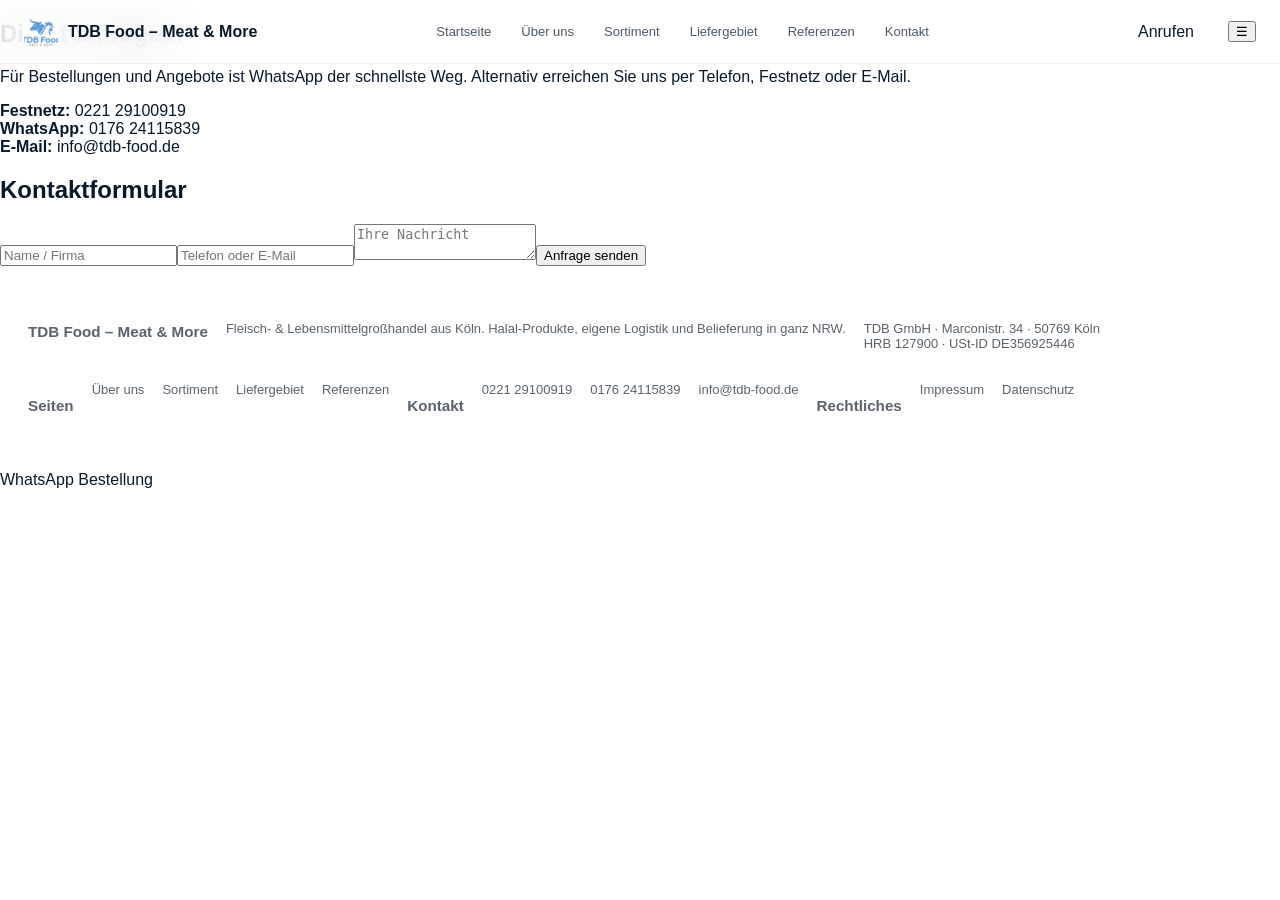
<file: contact.html>
<!doctype html><html lang="de"><head><meta charset="utf-8"><meta name="viewport" content="width=device-width,initial-scale=1"><title>Kontakt | TDB Food</title><meta name="description" content="TDB Food – Meat & More. Halal Fleisch- und Lebensmittelgroßhandel aus Köln mit Lieferung in ganz NRW."><link rel="preconnect" href="https://fonts.gstatic.com"><link rel="stylesheet" href="style.css"></head><body><header class="topbar"><div class="container nav"><a class="brand" href="index.html"><img src="tdb-logo.jpg" alt="TDB Food Logo"><span>TDB Food – Meat & More</span></a><nav class="menu"><a href="index.html" data-i18n="nav.home">Startseite</a><a href="about.html" data-i18n="nav.about">Über uns</a><a href="products.html" data-i18n="nav.products">Sortiment</a><a href="delivery.html" data-i18n="nav.delivery">Liefergebiet</a><a href="references.html" data-i18n="nav.references">Referenzen</a><a href="contact.html" data-i18n="nav.contact">Kontakt</a><div class="lang-switch"></div></nav><a class="header-cta" href="tel:+4922129100919" data-i18n="cta.call">Anrufen</a><button class="mobile-toggle" aria-label="Menü">☰</button></div></header><main><section class="section soft"><div class="container contact-grid"><div class="contact-card reveal"><h2 data-i18n="contact.title">Direkt anfragen.</h2><p data-i18n="contact.sub">Für Bestellungen und Angebote ist WhatsApp der schnellste Weg. Alternativ erreichen Sie uns per Telefon, Festnetz oder E-Mail.</p><p><b>Festnetz:</b> <a href="tel:+4922129100919">0221 29100919</a><br><b>WhatsApp:</b> <a href="https://wa.me/4917624115839">0176 24115839</a><br><b>E-Mail:</b> <a href="mailto:info@tdb-food.de">info@tdb-food.de</a></p></div><form class="form-card reveal" action="mailto:info@tdb-food.de" method="post" enctype="text/plain"><h2 data-i18n="form.title">Kontaktformular</h2><input data-i18n-placeholder="form.name" placeholder="Name / Firma"><input data-i18n-placeholder="form.contact" placeholder="Telefon oder E-Mail"><textarea data-i18n-placeholder="form.message" placeholder="Ihre Nachricht"></textarea><button class="btn blue" type="submit" data-i18n="form.send">Anfrage senden</button></form></div></section></main><footer class="footer"><div class="container footer-grid"><div><h3>TDB Food – Meat & More</h3><p data-i18n="footer.text">Fleisch- & Lebensmittelgroßhandel aus Köln. Halal-Produkte, eigene Logistik und Belieferung in ganz NRW.</p><p>TDB GmbH · Marconistr. 34 · 50769 Köln<br>HRB 127900 · USt-ID DE356925446</p></div><div><h3 data-i18n="footer.pages">Seiten</h3><a href="about.html" data-i18n="nav.about">Über uns</a><a href="products.html" data-i18n="nav.products">Sortiment</a><a href="delivery.html" data-i18n="nav.delivery">Liefergebiet</a><a href="references.html" data-i18n="nav.references">Referenzen</a></div><div><h3 data-i18n="footer.contact">Kontakt</h3><a href="tel:+4922129100919">0221 29100919</a><a href="https://wa.me/4917624115839">0176 24115839</a><a href="mailto:info@tdb-food.de">info@tdb-food.de</a><h3 data-i18n="footer.legal">Rechtliches</h3><a href="impressum.html" data-i18n="legal.imprint">Impressum</a><a href="datenschutz.html" data-i18n="legal.privacy">Datenschutz</a></div></div></footer><a class="wa-float" href="https://wa.me/4917624115839" data-i18n="cta.whatsapp">WhatsApp Bestellung</a><script src="script.js"></script></body></html>
</file>
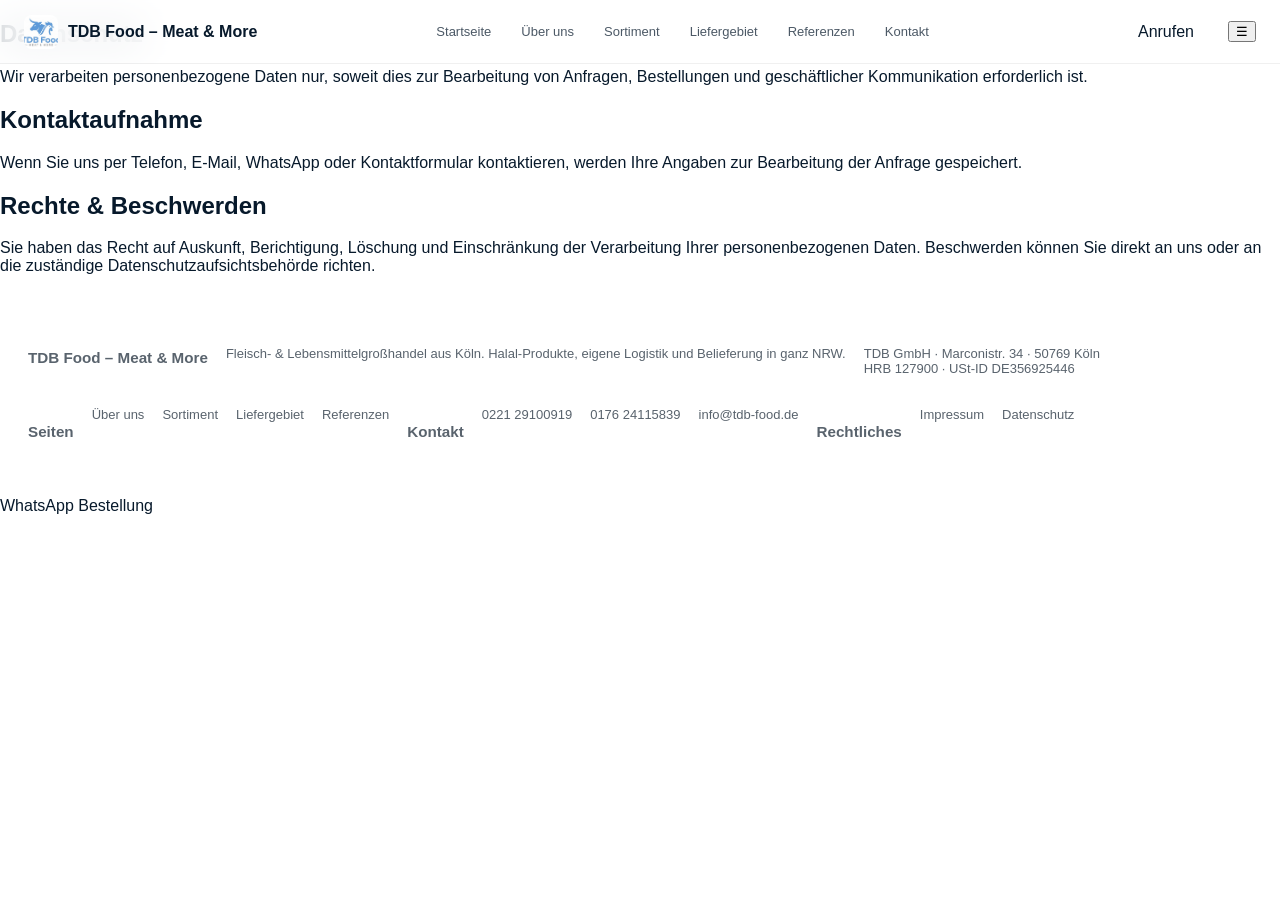
<file: datenschutz.html>
<!doctype html><html lang="de"><head><meta charset="utf-8"><meta name="viewport" content="width=device-width,initial-scale=1"><title>Datenschutz | TDB Food</title><meta name="description" content="TDB Food – Meat & More. Halal Fleisch- und Lebensmittelgroßhandel aus Köln mit Lieferung in ganz NRW."><link rel="preconnect" href="https://fonts.gstatic.com"><link rel="stylesheet" href="style.css"></head><body><header class="topbar"><div class="container nav"><a class="brand" href="index.html"><img src="tdb-logo.jpg" alt="TDB Food Logo"><span>TDB Food – Meat & More</span></a><nav class="menu"><a href="index.html" data-i18n="nav.home">Startseite</a><a href="about.html" data-i18n="nav.about">Über uns</a><a href="products.html" data-i18n="nav.products">Sortiment</a><a href="delivery.html" data-i18n="nav.delivery">Liefergebiet</a><a href="references.html" data-i18n="nav.references">Referenzen</a><a href="contact.html" data-i18n="nav.contact">Kontakt</a><div class="lang-switch"></div></nav><a class="header-cta" href="tel:+4922129100919" data-i18n="cta.call">Anrufen</a><button class="mobile-toggle" aria-label="Menü">☰</button></div></header><main><section class="section"><div class="container legal"><h1 data-i18n="legal.privacy">Datenschutz</h1><p>Wir verarbeiten personenbezogene Daten nur, soweit dies zur Bearbeitung von Anfragen, Bestellungen und geschäftlicher Kommunikation erforderlich ist.</p><h2>Kontaktaufnahme</h2><p>Wenn Sie uns per Telefon, E-Mail, WhatsApp oder Kontaktformular kontaktieren, werden Ihre Angaben zur Bearbeitung der Anfrage gespeichert.</p><h2 data-i18n="legal.rights">Rechte & Beschwerden</h2><p>Sie haben das Recht auf Auskunft, Berichtigung, Löschung und Einschränkung der Verarbeitung Ihrer personenbezogenen Daten. Beschwerden können Sie direkt an uns oder an die zuständige Datenschutzaufsichtsbehörde richten.</p></div></section></main><footer class="footer"><div class="container footer-grid"><div><h3>TDB Food – Meat & More</h3><p data-i18n="footer.text">Fleisch- & Lebensmittelgroßhandel aus Köln. Halal-Produkte, eigene Logistik und Belieferung in ganz NRW.</p><p>TDB GmbH · Marconistr. 34 · 50769 Köln<br>HRB 127900 · USt-ID DE356925446</p></div><div><h3 data-i18n="footer.pages">Seiten</h3><a href="about.html" data-i18n="nav.about">Über uns</a><a href="products.html" data-i18n="nav.products">Sortiment</a><a href="delivery.html" data-i18n="nav.delivery">Liefergebiet</a><a href="references.html" data-i18n="nav.references">Referenzen</a></div><div><h3 data-i18n="footer.contact">Kontakt</h3><a href="tel:+4922129100919">0221 29100919</a><a href="https://wa.me/4917624115839">0176 24115839</a><a href="mailto:info@tdb-food.de">info@tdb-food.de</a><h3 data-i18n="footer.legal">Rechtliches</h3><a href="impressum.html" data-i18n="legal.imprint">Impressum</a><a href="datenschutz.html" data-i18n="legal.privacy">Datenschutz</a></div></div></footer><a class="wa-float" href="https://wa.me/4917624115839" data-i18n="cta.whatsapp">WhatsApp Bestellung</a><script src="script.js"></script></body></html>
</file>
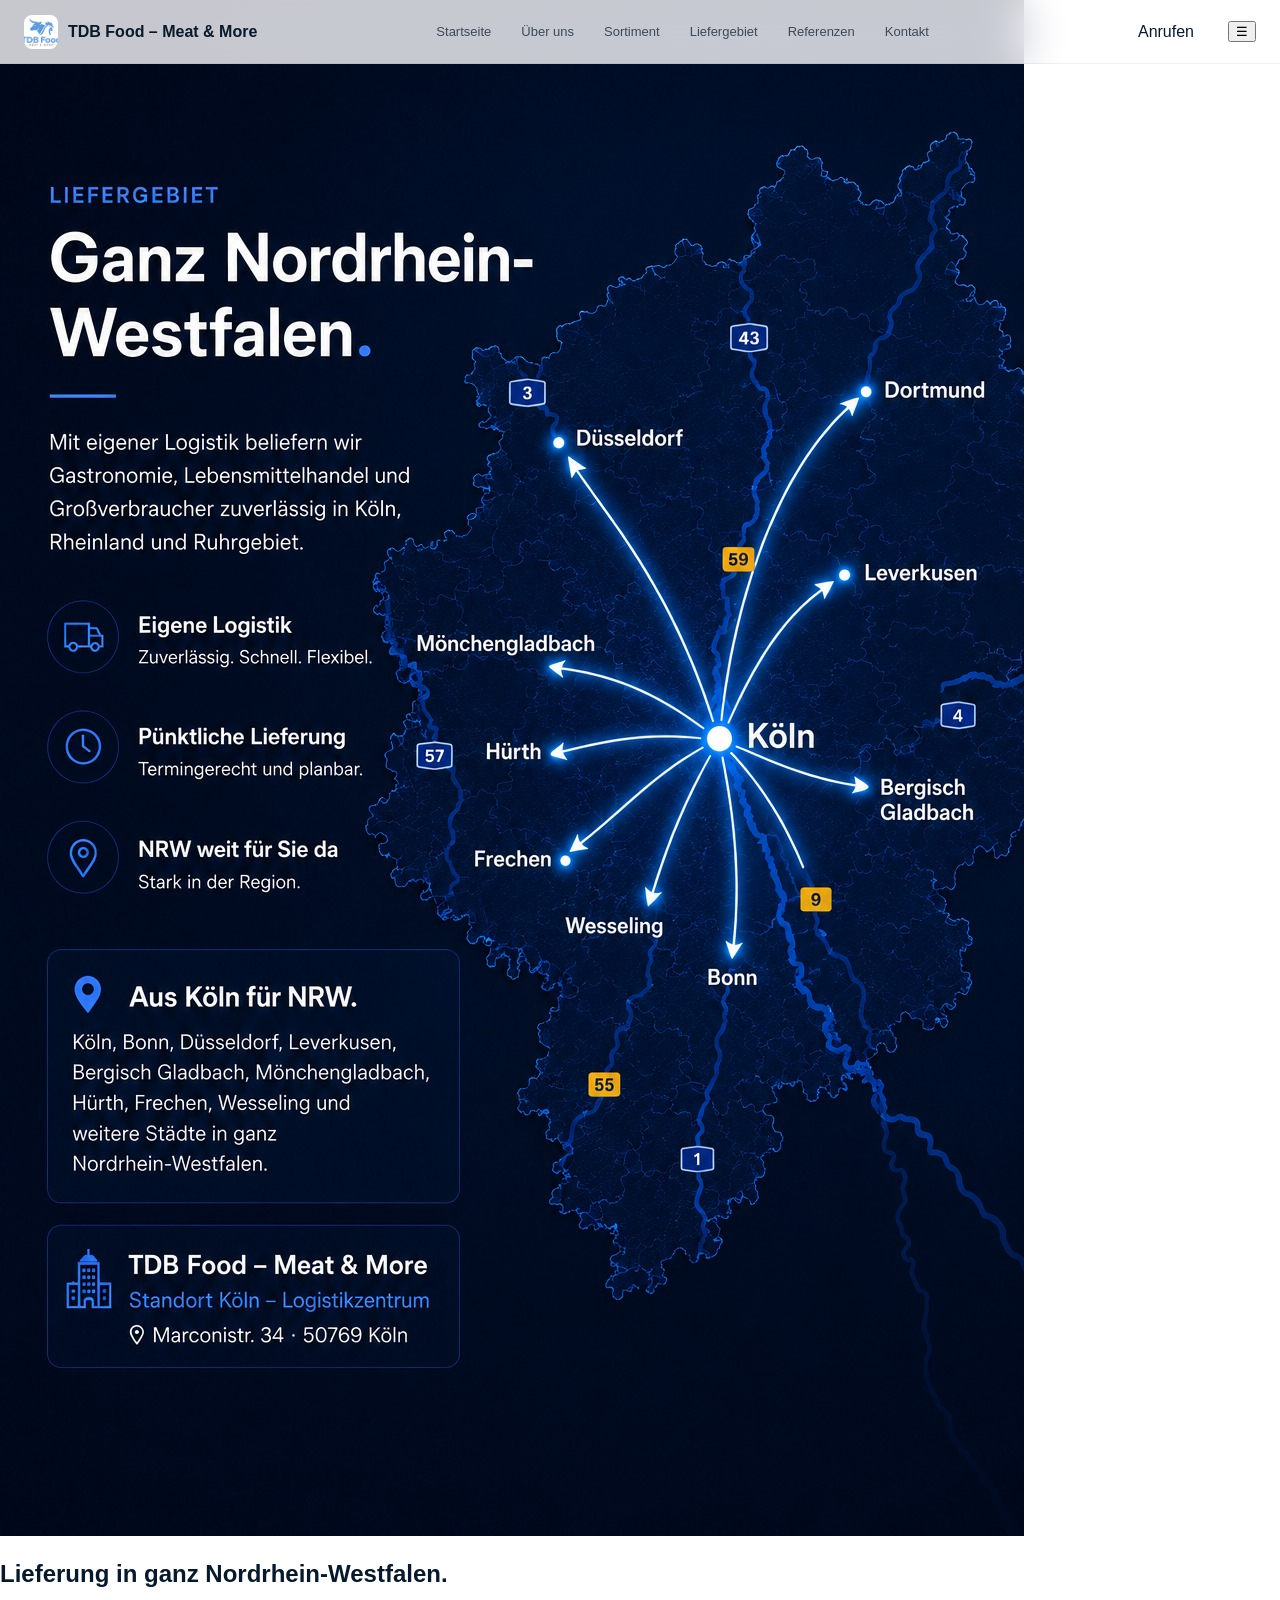
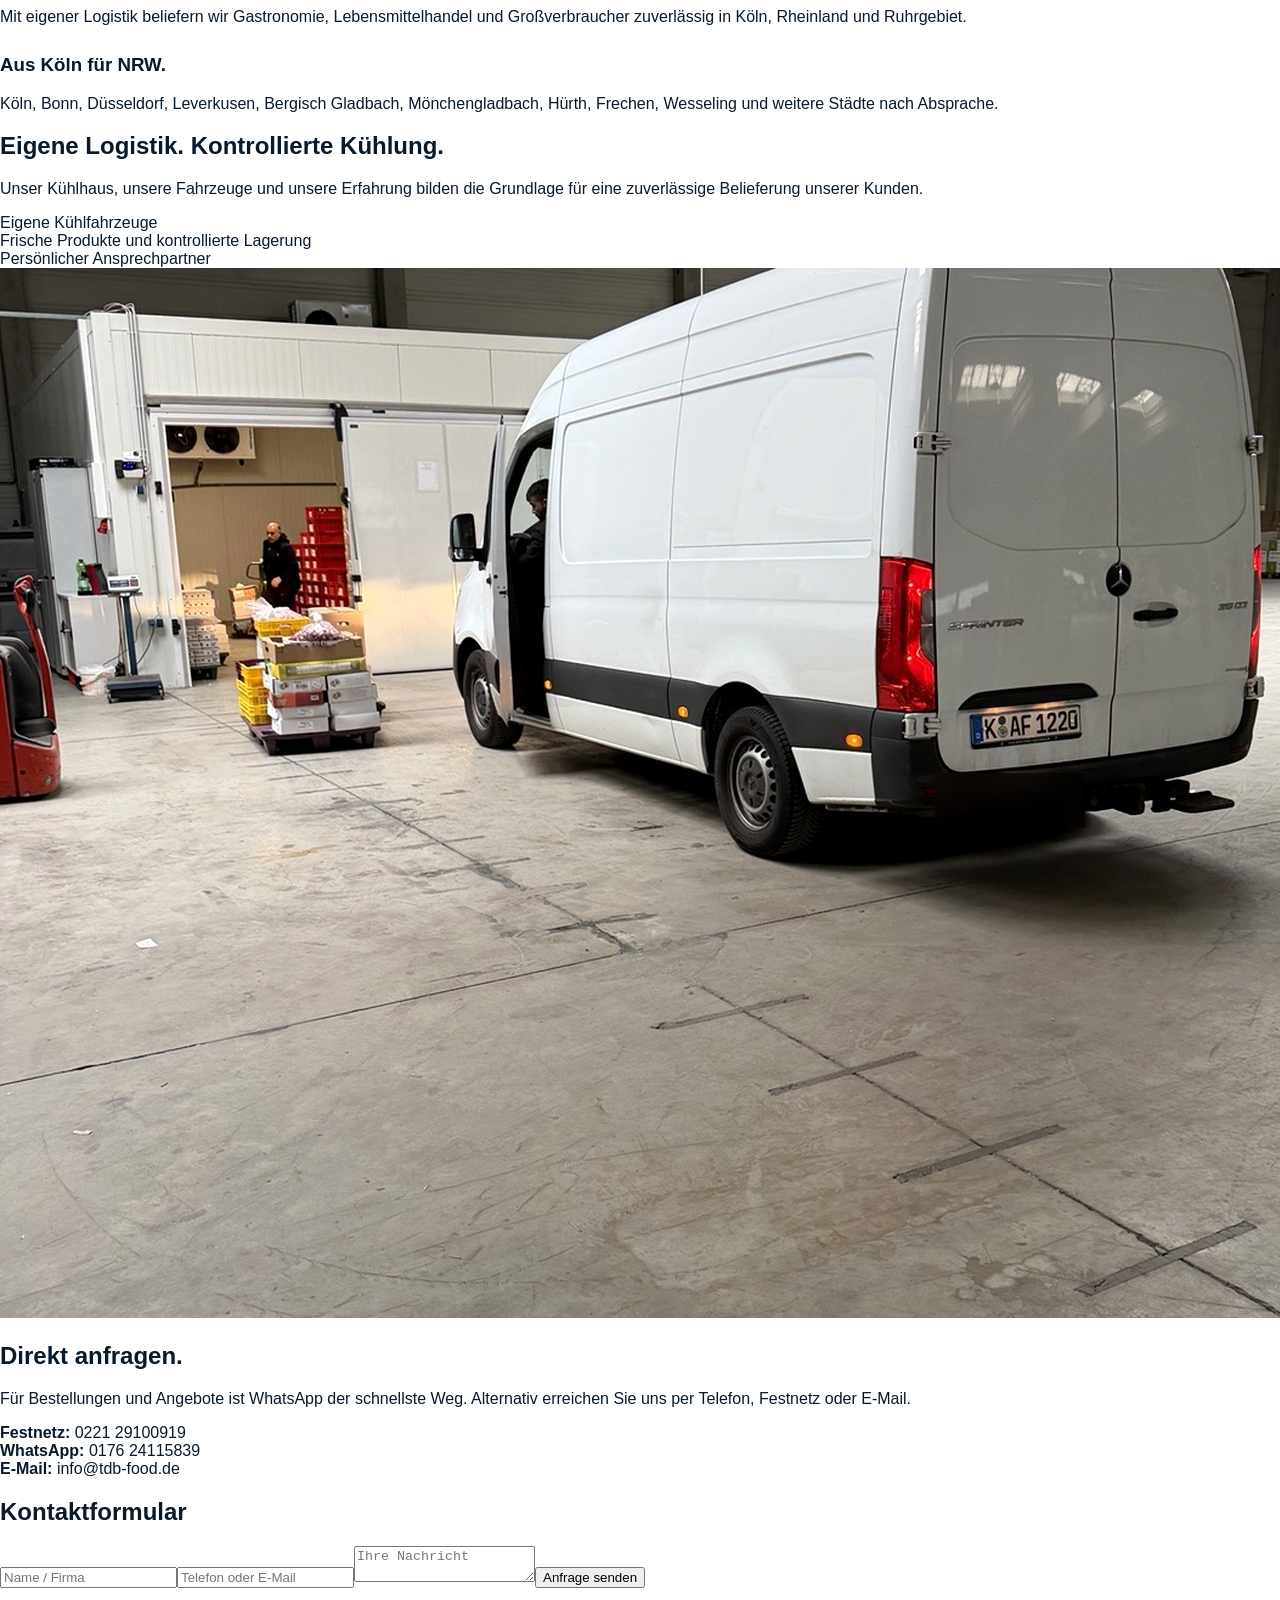
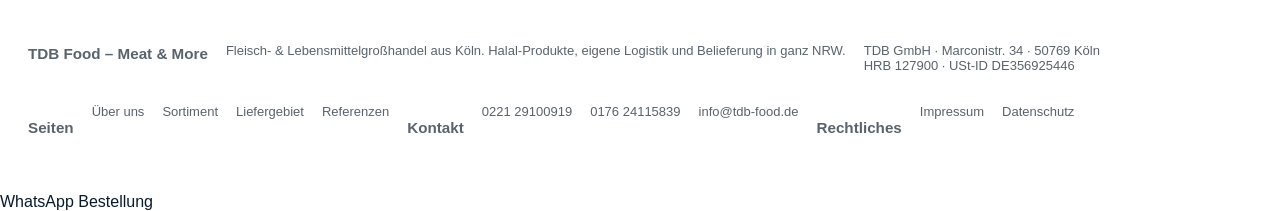
<file: delivery.html>
<!doctype html><html lang="de"><head><meta charset="utf-8"><meta name="viewport" content="width=device-width,initial-scale=1"><title>Liefergebiet | TDB Food</title><meta name="description" content="TDB Food – Meat & More. Halal Fleisch- und Lebensmittelgroßhandel aus Köln mit Lieferung in ganz NRW."><link rel="preconnect" href="https://fonts.gstatic.com"><link rel="stylesheet" href="style.css"></head><body><header class="topbar"><div class="container nav"><a class="brand" href="index.html"><img src="tdb-logo.jpg" alt="TDB Food Logo"><span>TDB Food – Meat & More</span></a><nav class="menu"><a href="index.html" data-i18n="nav.home">Startseite</a><a href="about.html" data-i18n="nav.about">Über uns</a><a href="products.html" data-i18n="nav.products">Sortiment</a><a href="delivery.html" data-i18n="nav.delivery">Liefergebiet</a><a href="references.html" data-i18n="nav.references">Referenzen</a><a href="contact.html" data-i18n="nav.contact">Kontakt</a><div class="lang-switch"></div></nav><a class="header-cta" href="tel:+4922129100919" data-i18n="cta.call">Anrufen</a><button class="mobile-toggle" aria-label="Menü">☰</button></div></header><main><section class="section"><div class="container map-wrap"><div class="map-card reveal image-map"><img src="delivery-map.jpg" alt="Liefergebiet Nordrhein-Westfalen"></div><div class="reveal"><h2 data-i18n="delivery.title">Lieferung in ganz Nordrhein-Westfalen.</h2><p class="lead" data-i18n="delivery.sub">Mit eigener Logistik beliefern wir Gastronomie, Lebensmittelhandel und Großverbraucher zuverlässig in Köln, Rheinland und Ruhrgebiet.</p><div class="feature" style="margin-top:28px"><h3 data-i18n="delivery.card">Aus Köln für NRW.</h3><p data-i18n="delivery.text">Köln, Bonn, Düsseldorf, Leverkusen, Bergisch Gladbach, Mönchengladbach, Hürth, Frechen, Wesseling und weitere Städte nach Absprache.</p></div></div></div></section><section class="section soft"><div class="container split"><div class="reveal"><h2 data-i18n="logistics.title">Eigene Logistik. Kontrollierte Kühlung.</h2><p class="lead" data-i18n="logistics.sub">Unser Kühlhaus, unsere Fahrzeuge und unsere Erfahrung bilden die Grundlage für eine zuverlässige Belieferung unserer Kunden.</p><div class="list-check"><div class="check" data-i18n="logistics.a">Eigene Kühlfahrzeuge</div><div class="check" data-i18n="logistics.b">Frische Produkte und kontrollierte Lagerung</div><div class="check" data-i18n="logistics.c">Persönlicher Ansprechpartner</div></div></div><div class="photo-card reveal"><img src="logistik-van.jpg" alt="Eigene Logistik TDB Food"></div></div></section><section class="section soft"><div class="container contact-grid"><div class="contact-card reveal"><h2 data-i18n="contact.title">Direkt anfragen.</h2><p data-i18n="contact.sub">Für Bestellungen und Angebote ist WhatsApp der schnellste Weg. Alternativ erreichen Sie uns per Telefon, Festnetz oder E-Mail.</p><p><b>Festnetz:</b> <a href="tel:+4922129100919">0221 29100919</a><br><b>WhatsApp:</b> <a href="https://wa.me/4917624115839">0176 24115839</a><br><b>E-Mail:</b> <a href="mailto:info@tdb-food.de">info@tdb-food.de</a></p></div><form class="form-card reveal" action="mailto:info@tdb-food.de" method="post" enctype="text/plain"><h2 data-i18n="form.title">Kontaktformular</h2><input data-i18n-placeholder="form.name" placeholder="Name / Firma"><input data-i18n-placeholder="form.contact" placeholder="Telefon oder E-Mail"><textarea data-i18n-placeholder="form.message" placeholder="Ihre Nachricht"></textarea><button class="btn blue" type="submit" data-i18n="form.send">Anfrage senden</button></form></div></section></main><footer class="footer"><div class="container footer-grid"><div><h3>TDB Food – Meat & More</h3><p data-i18n="footer.text">Fleisch- & Lebensmittelgroßhandel aus Köln. Halal-Produkte, eigene Logistik und Belieferung in ganz NRW.</p><p>TDB GmbH · Marconistr. 34 · 50769 Köln<br>HRB 127900 · USt-ID DE356925446</p></div><div><h3 data-i18n="footer.pages">Seiten</h3><a href="about.html" data-i18n="nav.about">Über uns</a><a href="products.html" data-i18n="nav.products">Sortiment</a><a href="delivery.html" data-i18n="nav.delivery">Liefergebiet</a><a href="references.html" data-i18n="nav.references">Referenzen</a></div><div><h3 data-i18n="footer.contact">Kontakt</h3><a href="tel:+4922129100919">0221 29100919</a><a href="https://wa.me/4917624115839">0176 24115839</a><a href="mailto:info@tdb-food.de">info@tdb-food.de</a><h3 data-i18n="footer.legal">Rechtliches</h3><a href="impressum.html" data-i18n="legal.imprint">Impressum</a><a href="datenschutz.html" data-i18n="legal.privacy">Datenschutz</a></div></div></footer><a class="wa-float" href="https://wa.me/4917624115839" data-i18n="cta.whatsapp">WhatsApp Bestellung</a><script src="script.js"></script></body></html>
</file>
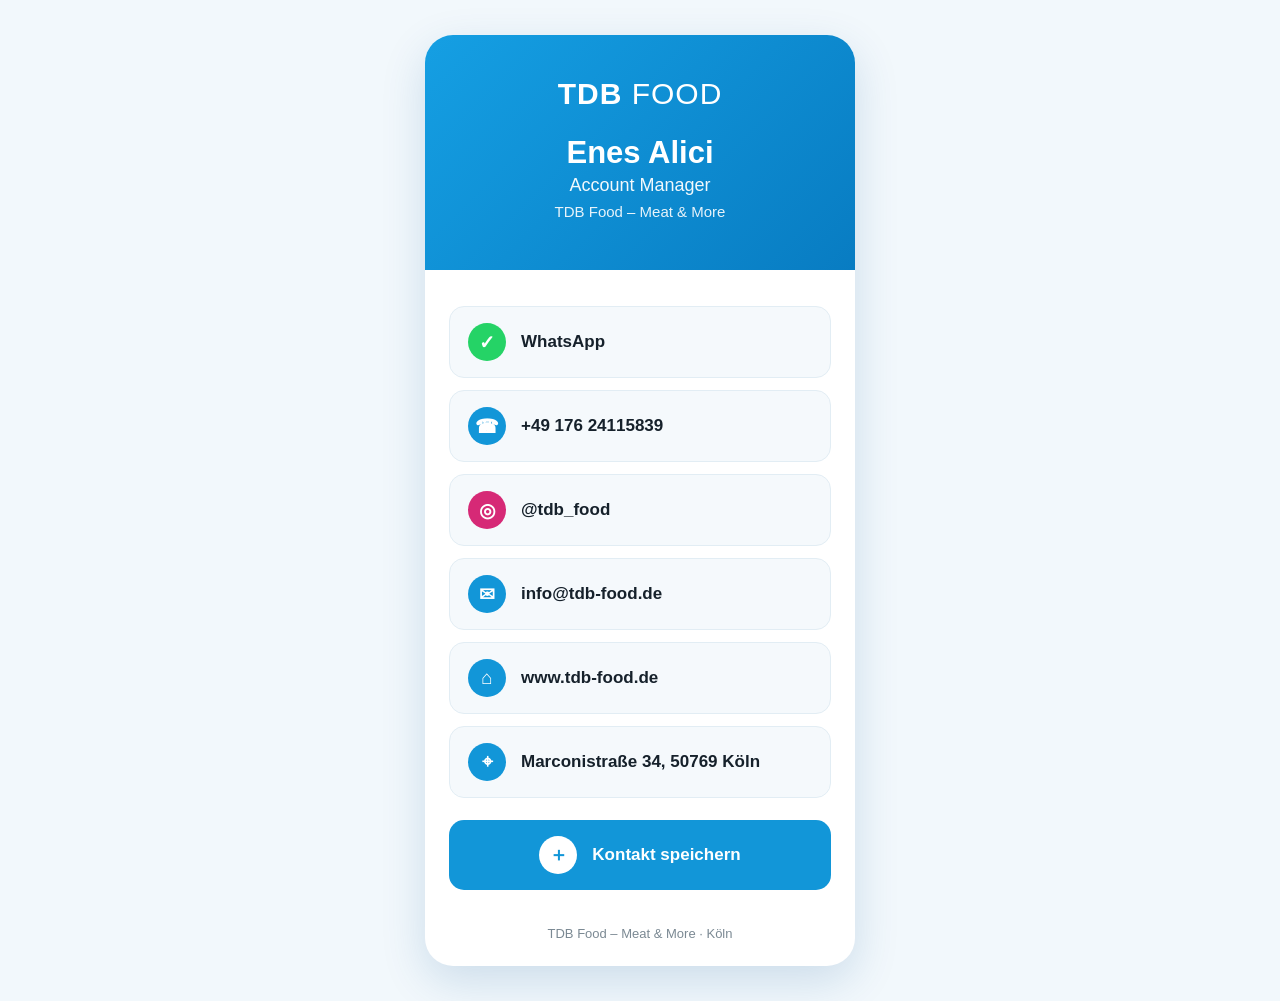
<file: ecard.html>
<!DOCTYPE html>
<html lang="de">
<head>
<meta charset="UTF-8">
<meta name="viewport" content="width=device-width, initial-scale=1.0">
<title>Enes Alici | TDB Food</title>

<style>
*{box-sizing:border-box}

body{
  margin:0;
  font-family:-apple-system,BlinkMacSystemFont,"Segoe UI",Arial,sans-serif;
  background:#f2f8fc;
  color:#16212b;
}

.card{
  width:min(92%,430px);
  margin:35px auto;
  background:#fff;
  border-radius:28px;
  overflow:hidden;
  box-shadow:0 15px 45px rgba(0,80,140,.16);
}

.header{
  background:linear-gradient(135deg,#159fe3,#087cc2);
  color:white;
  padding:42px 25px 35px;
  text-align:center;
}

.logo{
  font-size:30px;
  font-weight:800;
  letter-spacing:1px;
}

.logo span{
  font-weight:400;
}

h1{
  margin:24px 0 4px;
  font-size:31px;
}

.job{
  margin:0;
  font-size:18px;
  opacity:.95;
}

.company{
  margin-top:7px;
  font-size:15px;
  opacity:.9;
}

.content{
  padding:24px;
}

.button{
  display:flex;
  align-items:center;
  gap:15px;
  width:100%;
  margin:12px 0;
  padding:16px 18px;
  border-radius:15px;
  background:#f5f9fc;
  color:#16212b;
  text-decoration:none;
  font-size:17px;
  font-weight:600;
  border:1px solid #e2edf4;
}

.icon{
  width:38px;
  height:38px;
  border-radius:50%;
  background:#1296d8;
  color:white;
  display:flex;
  align-items:center;
  justify-content:center;
  font-size:19px;
  flex-shrink:0;
}

.whatsapp .icon{
  background:#25D366;
}

.instagram .icon{
  background:#d62976;
}

.save{
  background:#1296d8;
  color:white;
  justify-content:center;
  margin-top:22px;
  border:none;
}

.save .icon{
  background:white;
  color:#1296d8;
}

.footer{
  text-align:center;
  padding:0 20px 25px;
  color:#7b8993;
  font-size:13px;
}

</style>
</head>

<body>

<div class="card">

  <div class="header">
    <div class="logo">TDB <span>FOOD</span></div>

    <h1>Enes Alici</h1>
    <p class="job">Account Manager</p>
    <p class="company">TDB Food – Meat & More</p>
  </div>

  <div class="content">

    <a class="button whatsapp"
       href="https://wa.me/4917624115839">
      <div class="icon">✓</div>
      WhatsApp
    </a>

    <a class="button"
       href="tel:+4917624115839">
      <div class="icon">☎</div>
      +49 176 24115839
    </a>

    <a class="button instagram"
       href="https://www.instagram.com/tdb_food/">
      <div class="icon">◎</div>
      @tdb_food
    </a>

    <a class="button"
       href="mailto:info@tdb-food.de">
      <div class="icon">✉</div>
      info@tdb-food.de
    </a>

    <a class="button"
       href="https://tdb-food.de">
      <div class="icon">⌂</div>
      www.tdb-food.de
    </a>

    <a class="button"
       href="https://maps.google.com/?q=Marconistraße+34+50769+Köln">
      <div class="icon">⌖</div>
      Marconistraße 34, 50769 Köln
    </a>

    <a class="button save"
       href="data:text/vcard;charset=utf-8,BEGIN%3AVCARD%0AVERSION%3A3.0%0AN%3AAlici%3BEnes%3B%3B%3B%0AFN%3AEnes%20Alici%0AORG%3ATDB%20Food%20-%20Meat%20%26%20More%0ATITLE%3AAccount%20Manager%0ATEL%3BTYPE%3DCELL%3A%2B4917624115839%0AEMAIL%3Ainfo%40tdb-food.de%0AURL%3Ahttps%3A%2F%2Ftdb-food.de%0AADR%3A%3B%3BMarconistra%C3%9Fe%2034%3BK%C3%B6ln%3B%3B50769%3BGermany%0AEND%3AVCARD"
       download="Enes-Alici.vcf">
      <div class="icon">＋</div>
      Kontakt speichern
    </a>

  </div>

  <div class="footer">
    TDB Food – Meat & More · Köln
  </div>

</div>

</body>
</html>
</file>
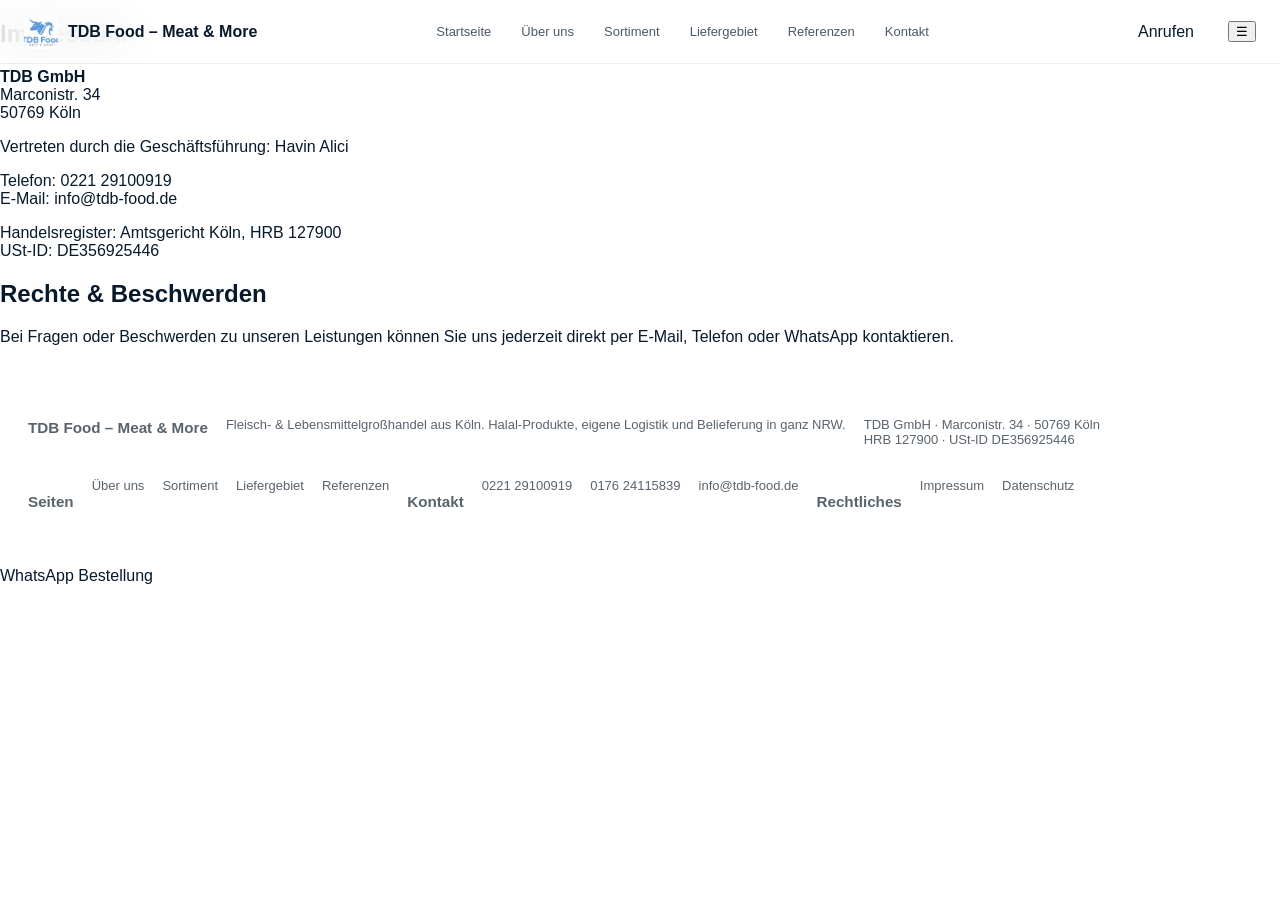
<file: impressum.html>
<!doctype html><html lang="de"><head><meta charset="utf-8"><meta name="viewport" content="width=device-width,initial-scale=1"><title>Impressum | TDB Food</title><meta name="description" content="TDB Food – Meat & More. Halal Fleisch- und Lebensmittelgroßhandel aus Köln mit Lieferung in ganz NRW."><link rel="preconnect" href="https://fonts.gstatic.com"><link rel="stylesheet" href="style.css"></head><body><header class="topbar"><div class="container nav"><a class="brand" href="index.html"><img src="tdb-logo.jpg" alt="TDB Food Logo"><span>TDB Food – Meat & More</span></a><nav class="menu"><a href="index.html" data-i18n="nav.home">Startseite</a><a href="about.html" data-i18n="nav.about">Über uns</a><a href="products.html" data-i18n="nav.products">Sortiment</a><a href="delivery.html" data-i18n="nav.delivery">Liefergebiet</a><a href="references.html" data-i18n="nav.references">Referenzen</a><a href="contact.html" data-i18n="nav.contact">Kontakt</a><div class="lang-switch"></div></nav><a class="header-cta" href="tel:+4922129100919" data-i18n="cta.call">Anrufen</a><button class="mobile-toggle" aria-label="Menü">☰</button></div></header><main><section class="section"><div class="container legal"><h1 data-i18n="legal.imprint">Impressum</h1><p><b>TDB GmbH</b><br>Marconistr. 34<br>50769 Köln</p><p>Vertreten durch die Geschäftsführung: Havin Alici</p><p>Telefon: 0221 29100919<br>E-Mail: info@tdb-food.de</p><p>Handelsregister: Amtsgericht Köln, HRB 127900<br>USt-ID: DE356925446</p><h2 data-i18n="legal.rights">Rechte & Beschwerden</h2><p>Bei Fragen oder Beschwerden zu unseren Leistungen können Sie uns jederzeit direkt per E-Mail, Telefon oder WhatsApp kontaktieren.</p></div></section></main><footer class="footer"><div class="container footer-grid"><div><h3>TDB Food – Meat & More</h3><p data-i18n="footer.text">Fleisch- & Lebensmittelgroßhandel aus Köln. Halal-Produkte, eigene Logistik und Belieferung in ganz NRW.</p><p>TDB GmbH · Marconistr. 34 · 50769 Köln<br>HRB 127900 · USt-ID DE356925446</p></div><div><h3 data-i18n="footer.pages">Seiten</h3><a href="about.html" data-i18n="nav.about">Über uns</a><a href="products.html" data-i18n="nav.products">Sortiment</a><a href="delivery.html" data-i18n="nav.delivery">Liefergebiet</a><a href="references.html" data-i18n="nav.references">Referenzen</a></div><div><h3 data-i18n="footer.contact">Kontakt</h3><a href="tel:+4922129100919">0221 29100919</a><a href="https://wa.me/4917624115839">0176 24115839</a><a href="mailto:info@tdb-food.de">info@tdb-food.de</a><h3 data-i18n="footer.legal">Rechtliches</h3><a href="impressum.html" data-i18n="legal.imprint">Impressum</a><a href="datenschutz.html" data-i18n="legal.privacy">Datenschutz</a></div></div></footer><a class="wa-float" href="https://wa.me/4917624115839" data-i18n="cta.whatsapp">WhatsApp Bestellung</a><script src="script.js"></script></body></html>
</file>
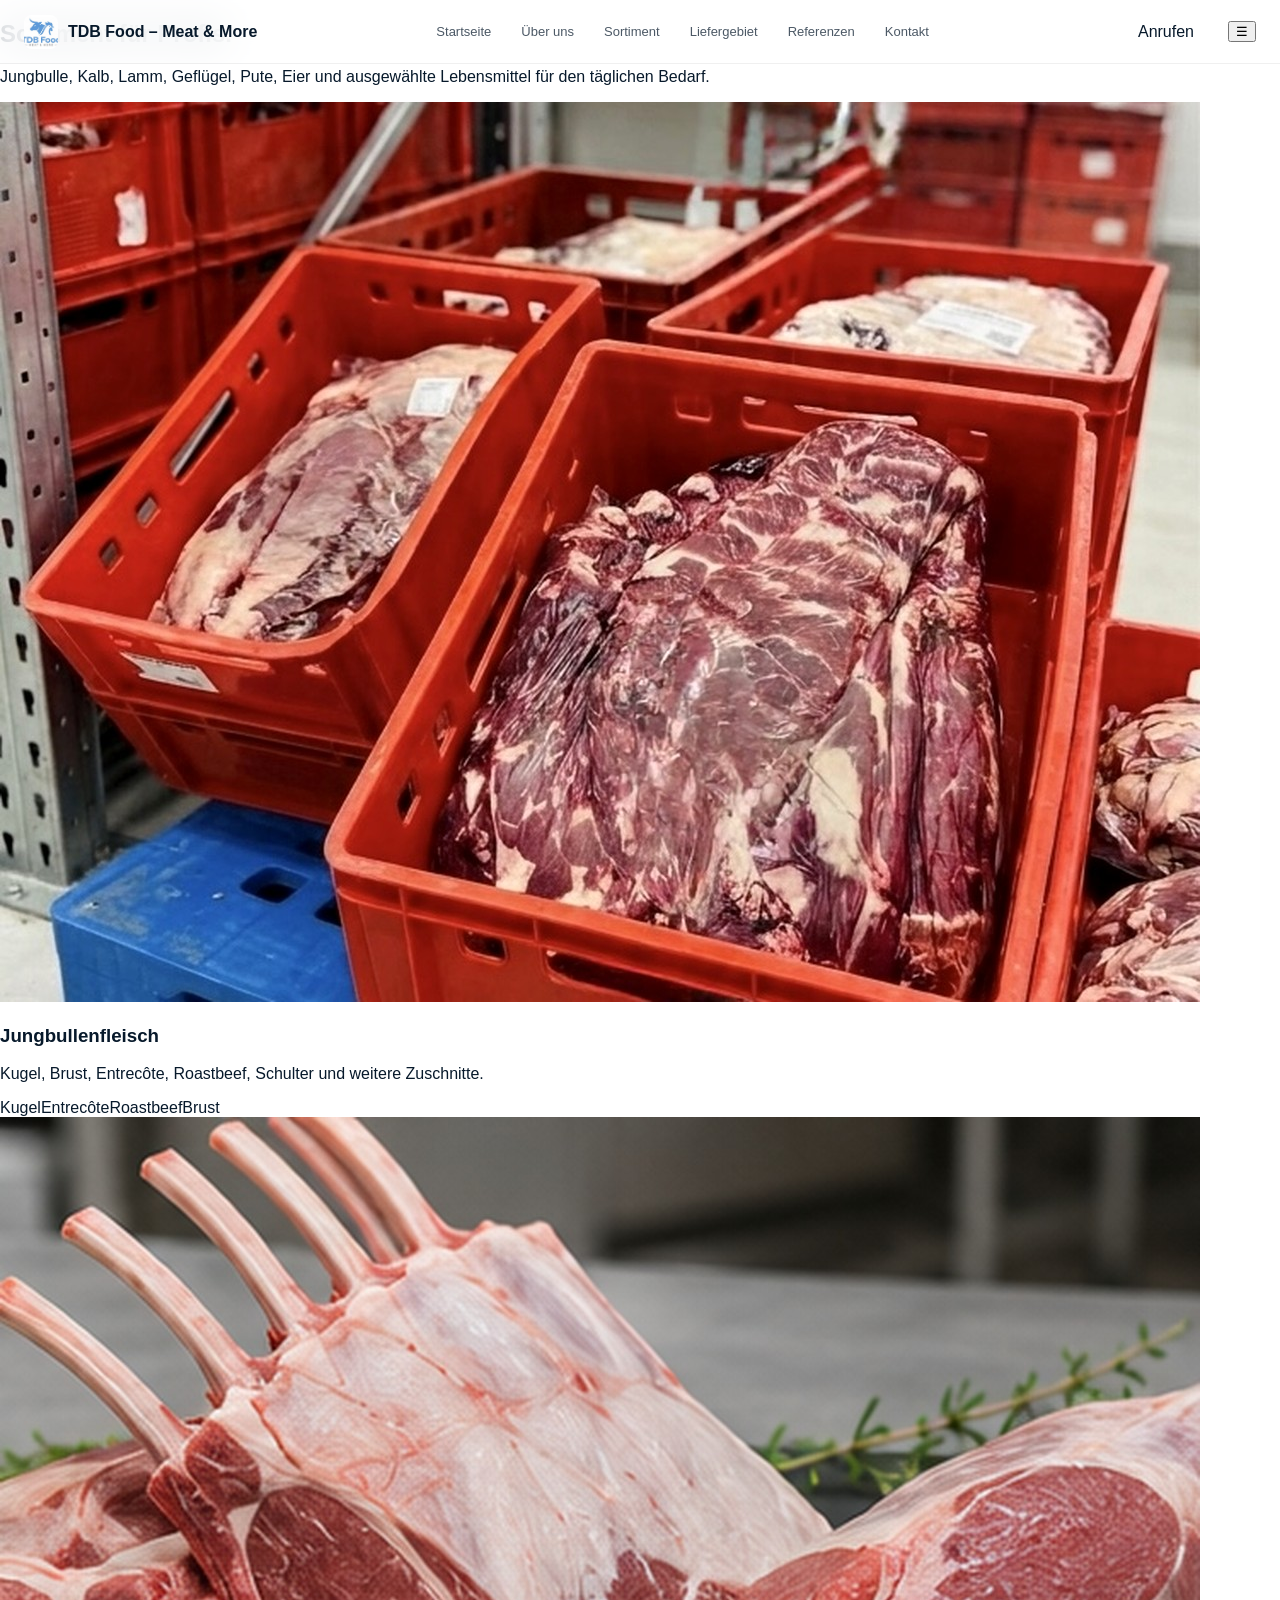
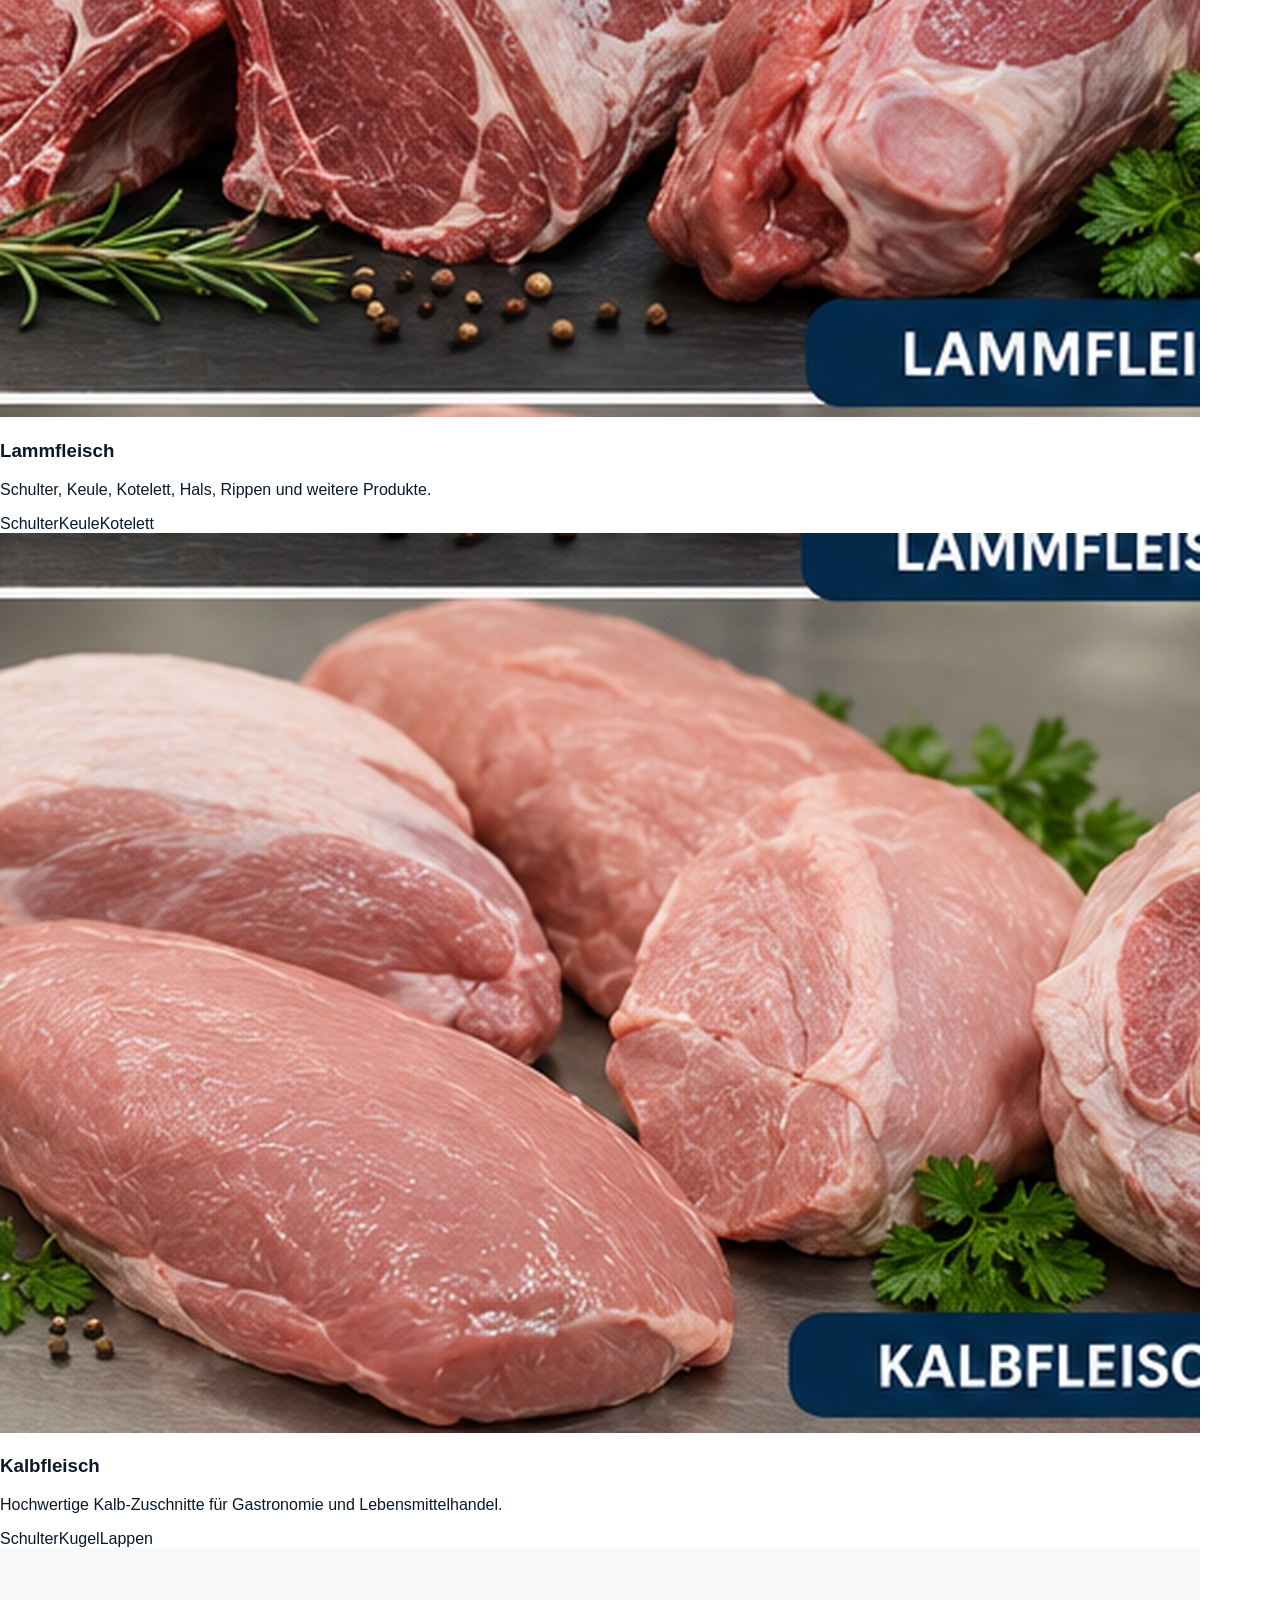
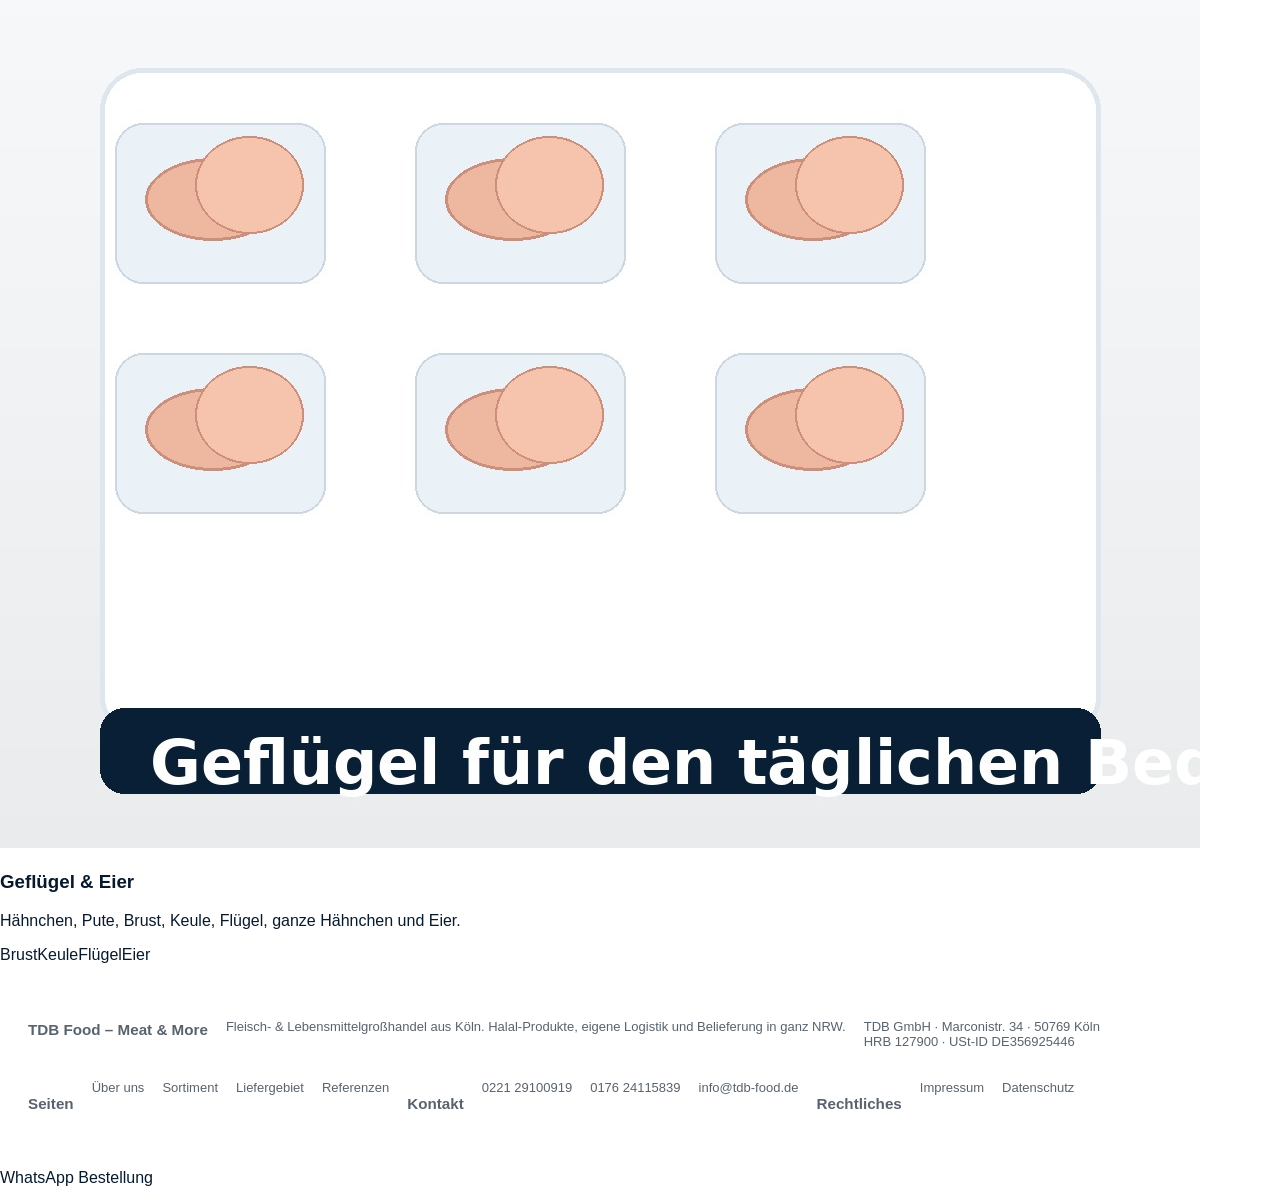
<file: parts.html>
<!doctype html><html lang="de"><head><meta charset="utf-8"><meta name="viewport" content="width=device-width,initial-scale=1"><title>Sortiment | TDB Food</title><meta name="description" content="TDB Food – Meat & More. Halal Fleisch- und Lebensmittelgroßhandel aus Köln mit Lieferung in ganz NRW."><link rel="preconnect" href="https://fonts.gstatic.com"><link rel="stylesheet" href="style.css"></head><body><header class="topbar"><div class="container nav"><a class="brand" href="index.html"><img src="tdb-logo.jpg" alt="TDB Food Logo"><span>TDB Food – Meat & More</span></a><nav class="menu"><a href="index.html" data-i18n="nav.home">Startseite</a><a href="about.html" data-i18n="nav.about">Über uns</a><a href="products.html" data-i18n="nav.products">Sortiment</a><a href="delivery.html" data-i18n="nav.delivery">Liefergebiet</a><a href="references.html" data-i18n="nav.references">Referenzen</a><a href="contact.html" data-i18n="nav.contact">Kontakt</a><div class="lang-switch"></div></nav><a class="header-cta" href="tel:+4922129100919" data-i18n="cta.call">Anrufen</a><button class="mobile-toggle" aria-label="Menü">☰</button></div></header><main><section class="section dark"><div class="container"><div class="section-head reveal"><h2 data-i18n="products.title">Sortiment für Profis.</h2><p class="lead" data-i18n="products.sub">Jungbulle, Kalb, Lamm, Geflügel, Pute, Eier und ausgewählte Lebensmittel für den täglichen Bedarf.</p></div><div class="products">
<div class="product reveal"><img src="product-jungbulle.jpg" alt="Jungbullenfleisch"><div class="product-body"><h3 data-i18n="prod.beef">Jungbullenfleisch</h3><p data-i18n="prod.beef.text">Kugel, Brust, Entrecôte, Roastbeef, Schulter und weitere Zuschnitte.</p><div class="tags"><span class="tag">Kugel</span><span class="tag">Entrecôte</span><span class="tag">Roastbeef</span><span class="tag">Brust</span></div></div></div>
<div class="product reveal"><img src="product-lamm.jpg" alt="Lammfleisch"><div class="product-body"><h3 data-i18n="prod.lamb">Lammfleisch</h3><p data-i18n="prod.lamb.text">Schulter, Keule, Kotelett, Hals, Rippen und weitere Produkte.</p><div class="tags"><span class="tag">Schulter</span><span class="tag">Keule</span><span class="tag">Kotelett</span></div></div></div>
<div class="product reveal"><img src="product-kalb.jpg" alt="Kalbfleisch"><div class="product-body"><h3 data-i18n="prod.veal">Kalbfleisch</h3><p data-i18n="prod.veal.text">Hochwertige Kalb-Zuschnitte für Gastronomie und Lebensmittelhandel.</p><div class="tags"><span class="tag">Schulter</span><span class="tag">Kugel</span><span class="tag">Lappen</span></div></div></div>
<div class="product reveal"><img src="product-gefluegel.jpg" alt="Geflügel und Eier"><div class="product-body"><h3 data-i18n="prod.poultry">Geflügel & Eier</h3><p data-i18n="prod.poultry.text">Hähnchen, Pute, Brust, Keule, Flügel, ganze Hähnchen und Eier.</p><div class="tags"><span class="tag">Brust</span><span class="tag">Keule</span><span class="tag">Flügel</span><span class="tag">Eier</span></div></div></div>
</div></div></section></main><footer class="footer"><div class="container footer-grid"><div><h3>TDB Food – Meat & More</h3><p data-i18n="footer.text">Fleisch- & Lebensmittelgroßhandel aus Köln. Halal-Produkte, eigene Logistik und Belieferung in ganz NRW.</p><p>TDB GmbH · Marconistr. 34 · 50769 Köln<br>HRB 127900 · USt-ID DE356925446</p></div><div><h3 data-i18n="footer.pages">Seiten</h3><a href="about.html" data-i18n="nav.about">Über uns</a><a href="products.html" data-i18n="nav.products">Sortiment</a><a href="delivery.html" data-i18n="nav.delivery">Liefergebiet</a><a href="references.html" data-i18n="nav.references">Referenzen</a></div><div><h3 data-i18n="footer.contact">Kontakt</h3><a href="tel:+4922129100919">0221 29100919</a><a href="https://wa.me/4917624115839">0176 24115839</a><a href="mailto:info@tdb-food.de">info@tdb-food.de</a><h3 data-i18n="footer.legal">Rechtliches</h3><a href="impressum.html" data-i18n="legal.imprint">Impressum</a><a href="datenschutz.html" data-i18n="legal.privacy">Datenschutz</a></div></div></footer><a class="wa-float" href="https://wa.me/4917624115839" data-i18n="cta.whatsapp">WhatsApp Bestellung</a><script src="script.js"></script></body></html>
</file>
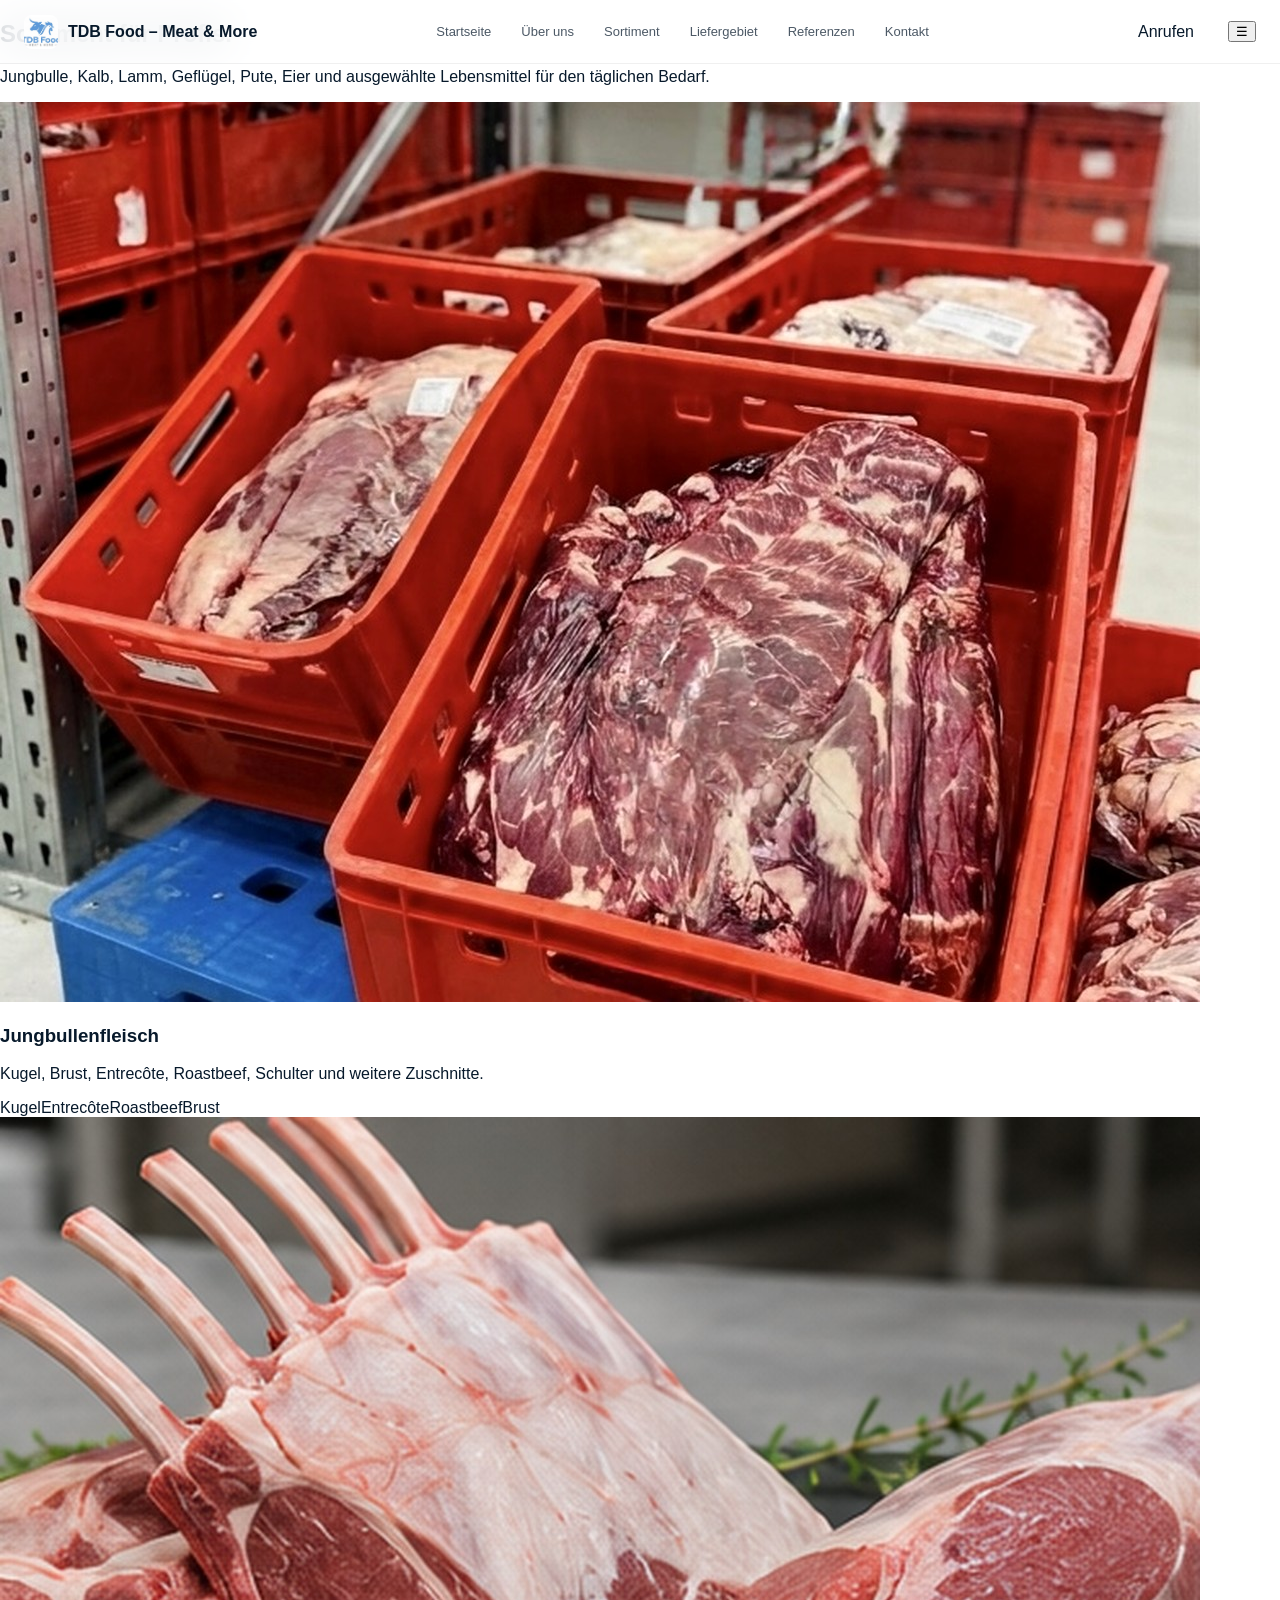
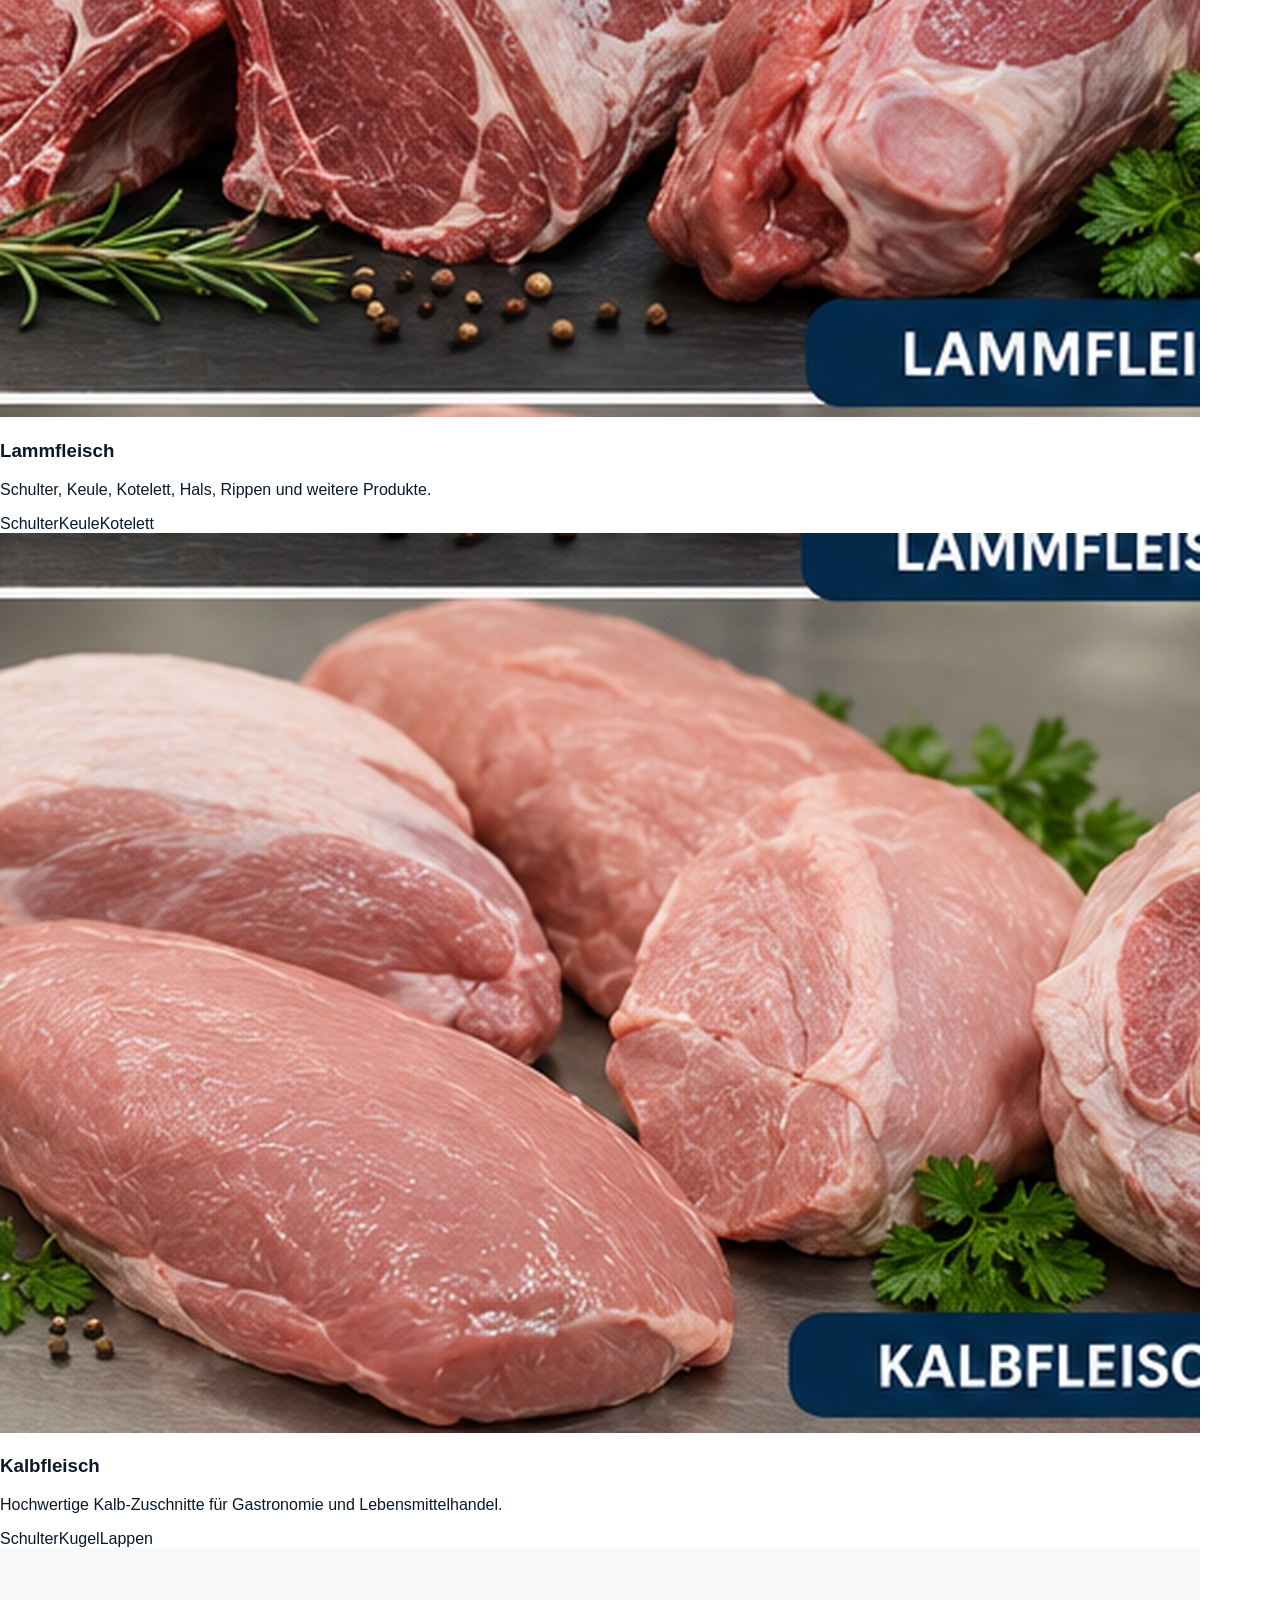
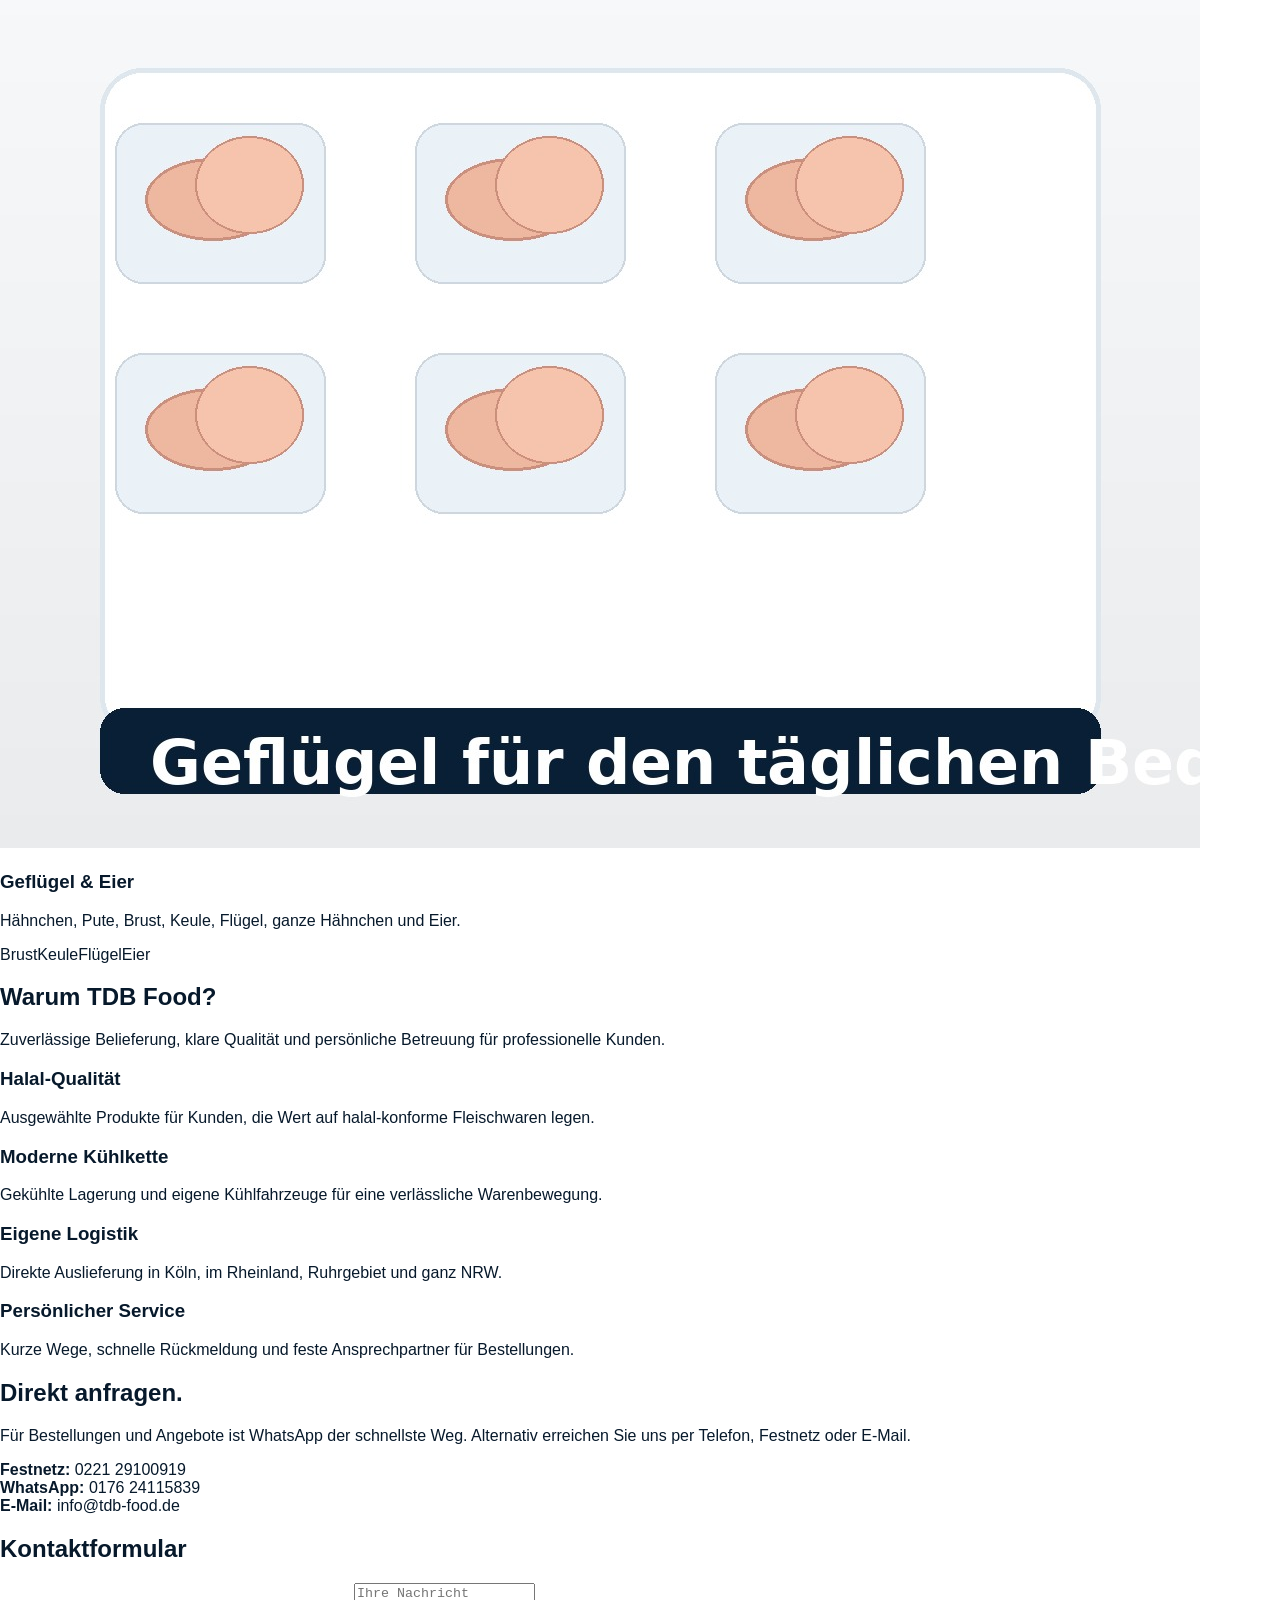
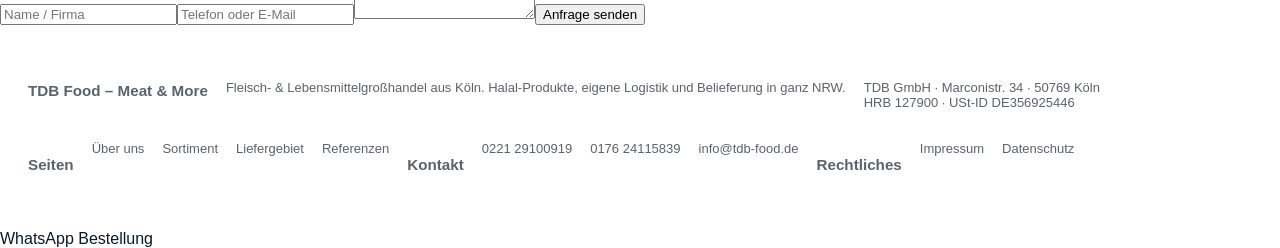
<file: products.html>
<!doctype html><html lang="de"><head><meta charset="utf-8"><meta name="viewport" content="width=device-width,initial-scale=1"><title>Sortiment | TDB Food</title><meta name="description" content="TDB Food – Meat & More. Halal Fleisch- und Lebensmittelgroßhandel aus Köln mit Lieferung in ganz NRW."><link rel="preconnect" href="https://fonts.gstatic.com"><link rel="stylesheet" href="style.css"></head><body><header class="topbar"><div class="container nav"><a class="brand" href="index.html"><img src="tdb-logo.jpg" alt="TDB Food Logo"><span>TDB Food – Meat & More</span></a><nav class="menu"><a href="index.html" data-i18n="nav.home">Startseite</a><a href="about.html" data-i18n="nav.about">Über uns</a><a href="products.html" data-i18n="nav.products">Sortiment</a><a href="delivery.html" data-i18n="nav.delivery">Liefergebiet</a><a href="references.html" data-i18n="nav.references">Referenzen</a><a href="contact.html" data-i18n="nav.contact">Kontakt</a><div class="lang-switch"></div></nav><a class="header-cta" href="tel:+4922129100919" data-i18n="cta.call">Anrufen</a><button class="mobile-toggle" aria-label="Menü">☰</button></div></header><main><section class="section dark"><div class="container"><div class="section-head reveal"><h2 data-i18n="products.title">Sortiment für Profis.</h2><p class="lead" data-i18n="products.sub">Jungbulle, Kalb, Lamm, Geflügel, Pute, Eier und ausgewählte Lebensmittel für den täglichen Bedarf.</p></div><div class="products">
<div class="product reveal"><img src="product-jungbulle.jpg" alt="Jungbullenfleisch"><div class="product-body"><h3 data-i18n="prod.beef">Jungbullenfleisch</h3><p data-i18n="prod.beef.text">Kugel, Brust, Entrecôte, Roastbeef, Schulter und weitere Zuschnitte.</p><div class="tags"><span class="tag">Kugel</span><span class="tag">Entrecôte</span><span class="tag">Roastbeef</span><span class="tag">Brust</span></div></div></div>
<div class="product reveal"><img src="product-lamm.jpg" alt="Lammfleisch"><div class="product-body"><h3 data-i18n="prod.lamb">Lammfleisch</h3><p data-i18n="prod.lamb.text">Schulter, Keule, Kotelett, Hals, Rippen und weitere Produkte.</p><div class="tags"><span class="tag">Schulter</span><span class="tag">Keule</span><span class="tag">Kotelett</span></div></div></div>
<div class="product reveal"><img src="product-kalb.jpg" alt="Kalbfleisch"><div class="product-body"><h3 data-i18n="prod.veal">Kalbfleisch</h3><p data-i18n="prod.veal.text">Hochwertige Kalb-Zuschnitte für Gastronomie und Lebensmittelhandel.</p><div class="tags"><span class="tag">Schulter</span><span class="tag">Kugel</span><span class="tag">Lappen</span></div></div></div>
<div class="product reveal"><img src="product-gefluegel.jpg" alt="Geflügel und Eier"><div class="product-body"><h3 data-i18n="prod.poultry">Geflügel & Eier</h3><p data-i18n="prod.poultry.text">Hähnchen, Pute, Brust, Keule, Flügel, ganze Hähnchen und Eier.</p><div class="tags"><span class="tag">Brust</span><span class="tag">Keule</span><span class="tag">Flügel</span><span class="tag">Eier</span></div></div></div>
</div></div></section><section class="section"><div class="container"><div class="section-head center reveal"><h2 data-i18n="why.title">Warum TDB Food?</h2><p class="lead" data-i18n="why.sub">Zuverlässige Belieferung, klare Qualität und persönliche Betreuung für professionelle Kunden.</p></div><div class="features"><div class="feature reveal"><h3 data-i18n="why.halal">Halal-Qualität</h3><p data-i18n="why.halal.text">Ausgewählte Produkte für Kunden, die Wert auf halal-konforme Fleischwaren legen.</p></div><div class="feature reveal"><h3 data-i18n="why.cool">Moderne Kühlkette</h3><p data-i18n="why.cool.text">Gekühlte Lagerung und eigene Kühlfahrzeuge für eine verlässliche Warenbewegung.</p></div><div class="feature reveal"><h3 data-i18n="why.logistic">Eigene Logistik</h3><p data-i18n="why.logistic.text">Direkte Auslieferung in Köln, im Rheinland, Ruhrgebiet und ganz NRW.</p></div><div class="feature reveal"><h3 data-i18n="why.service">Persönlicher Service</h3><p data-i18n="why.service.text">Kurze Wege, schnelle Rückmeldung und feste Ansprechpartner für Bestellungen.</p></div></div></div></section><section class="section soft"><div class="container contact-grid"><div class="contact-card reveal"><h2 data-i18n="contact.title">Direkt anfragen.</h2><p data-i18n="contact.sub">Für Bestellungen und Angebote ist WhatsApp der schnellste Weg. Alternativ erreichen Sie uns per Telefon, Festnetz oder E-Mail.</p><p><b>Festnetz:</b> <a href="tel:+4922129100919">0221 29100919</a><br><b>WhatsApp:</b> <a href="https://wa.me/4917624115839">0176 24115839</a><br><b>E-Mail:</b> <a href="mailto:info@tdb-food.de">info@tdb-food.de</a></p></div><form class="form-card reveal" action="mailto:info@tdb-food.de" method="post" enctype="text/plain"><h2 data-i18n="form.title">Kontaktformular</h2><input data-i18n-placeholder="form.name" placeholder="Name / Firma"><input data-i18n-placeholder="form.contact" placeholder="Telefon oder E-Mail"><textarea data-i18n-placeholder="form.message" placeholder="Ihre Nachricht"></textarea><button class="btn blue" type="submit" data-i18n="form.send">Anfrage senden</button></form></div></section></main><footer class="footer"><div class="container footer-grid"><div><h3>TDB Food – Meat & More</h3><p data-i18n="footer.text">Fleisch- & Lebensmittelgroßhandel aus Köln. Halal-Produkte, eigene Logistik und Belieferung in ganz NRW.</p><p>TDB GmbH · Marconistr. 34 · 50769 Köln<br>HRB 127900 · USt-ID DE356925446</p></div><div><h3 data-i18n="footer.pages">Seiten</h3><a href="about.html" data-i18n="nav.about">Über uns</a><a href="products.html" data-i18n="nav.products">Sortiment</a><a href="delivery.html" data-i18n="nav.delivery">Liefergebiet</a><a href="references.html" data-i18n="nav.references">Referenzen</a></div><div><h3 data-i18n="footer.contact">Kontakt</h3><a href="tel:+4922129100919">0221 29100919</a><a href="https://wa.me/4917624115839">0176 24115839</a><a href="mailto:info@tdb-food.de">info@tdb-food.de</a><h3 data-i18n="footer.legal">Rechtliches</h3><a href="impressum.html" data-i18n="legal.imprint">Impressum</a><a href="datenschutz.html" data-i18n="legal.privacy">Datenschutz</a></div></div></footer><a class="wa-float" href="https://wa.me/4917624115839" data-i18n="cta.whatsapp">WhatsApp Bestellung</a><script src="script.js"></script></body></html>
</file>
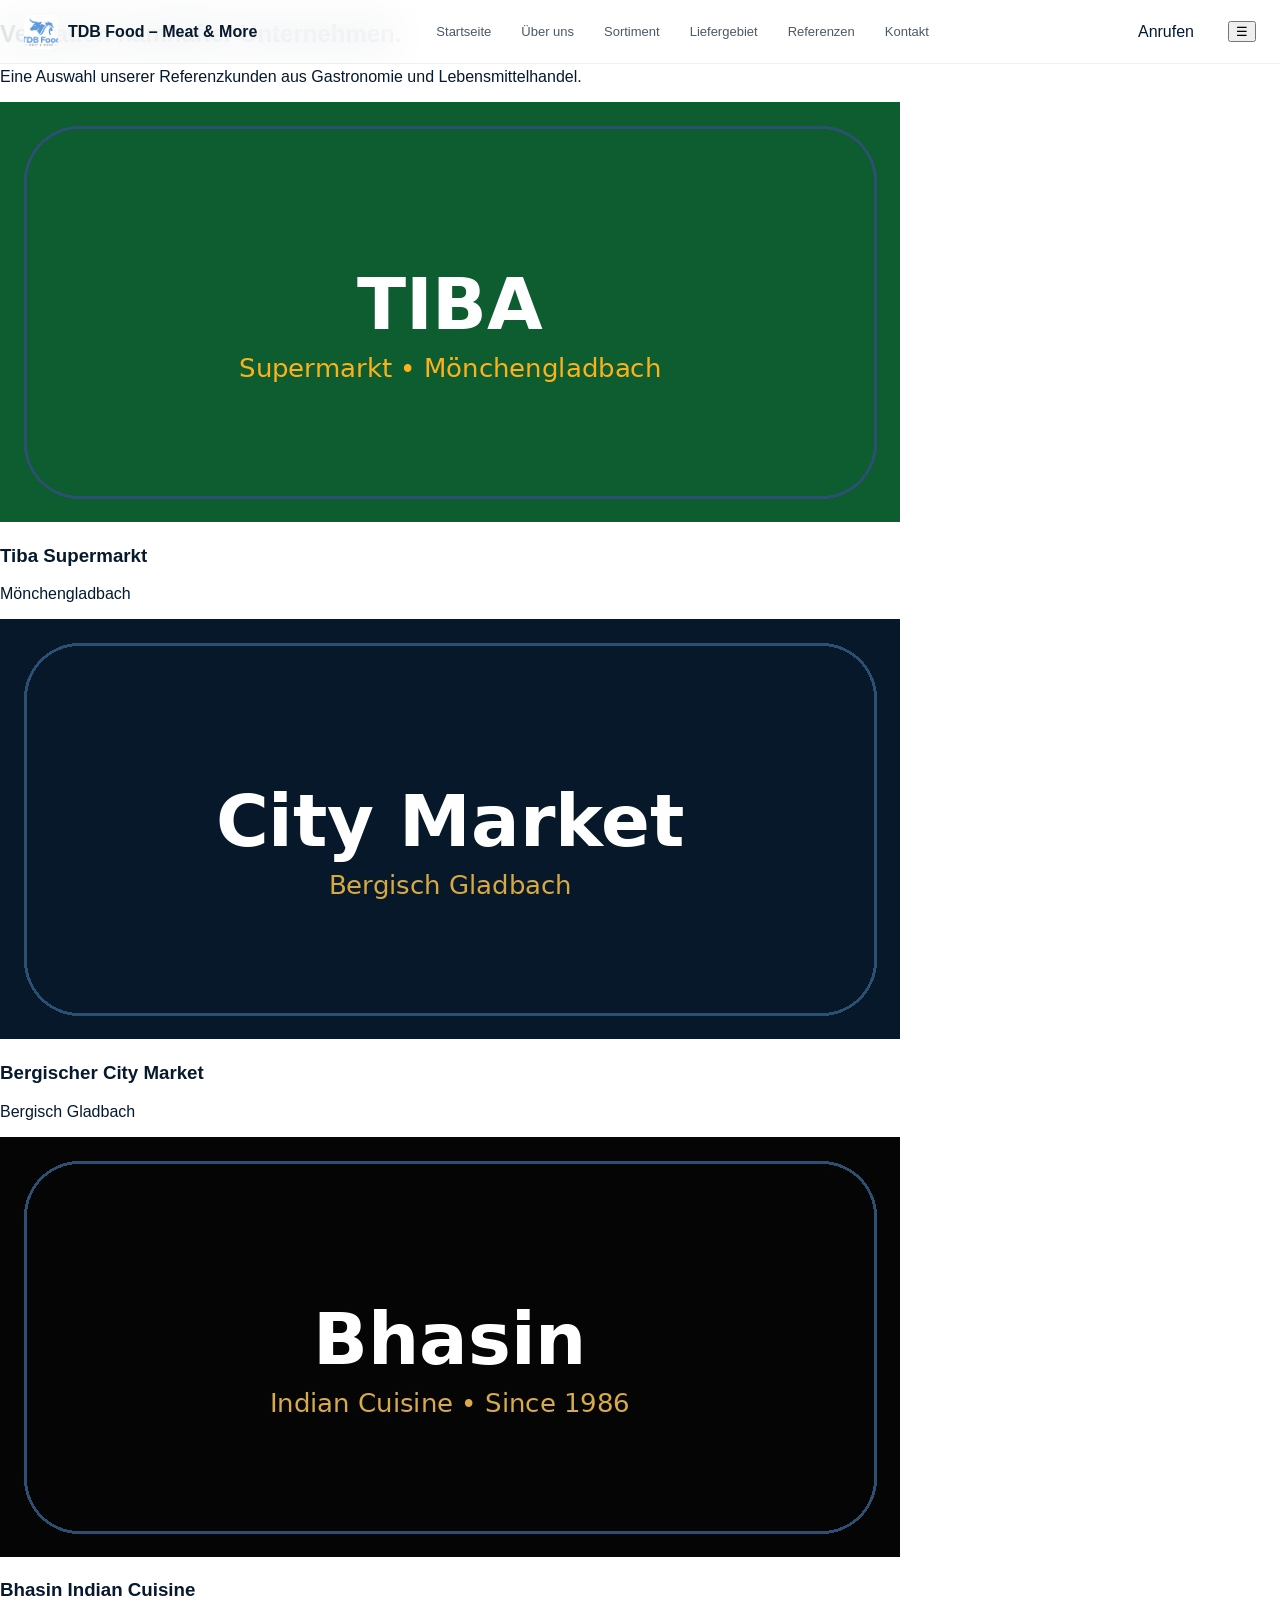
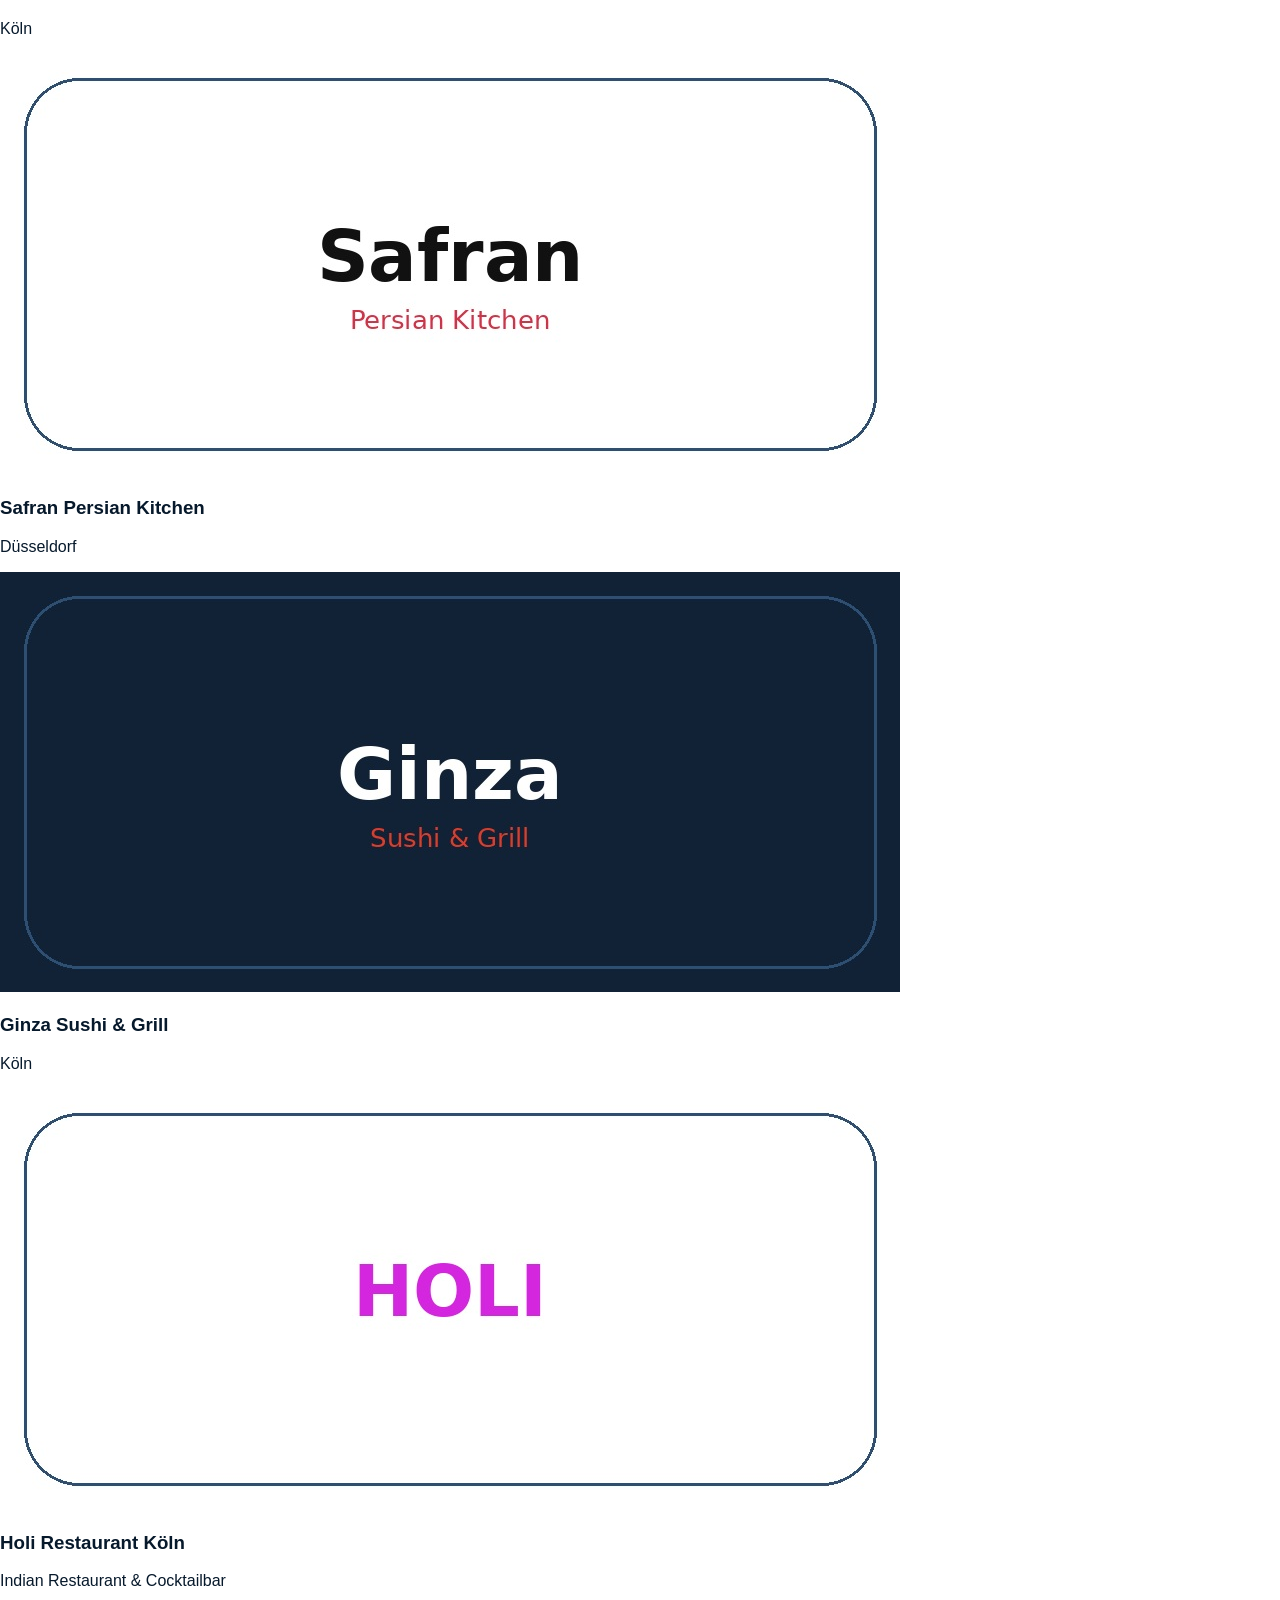
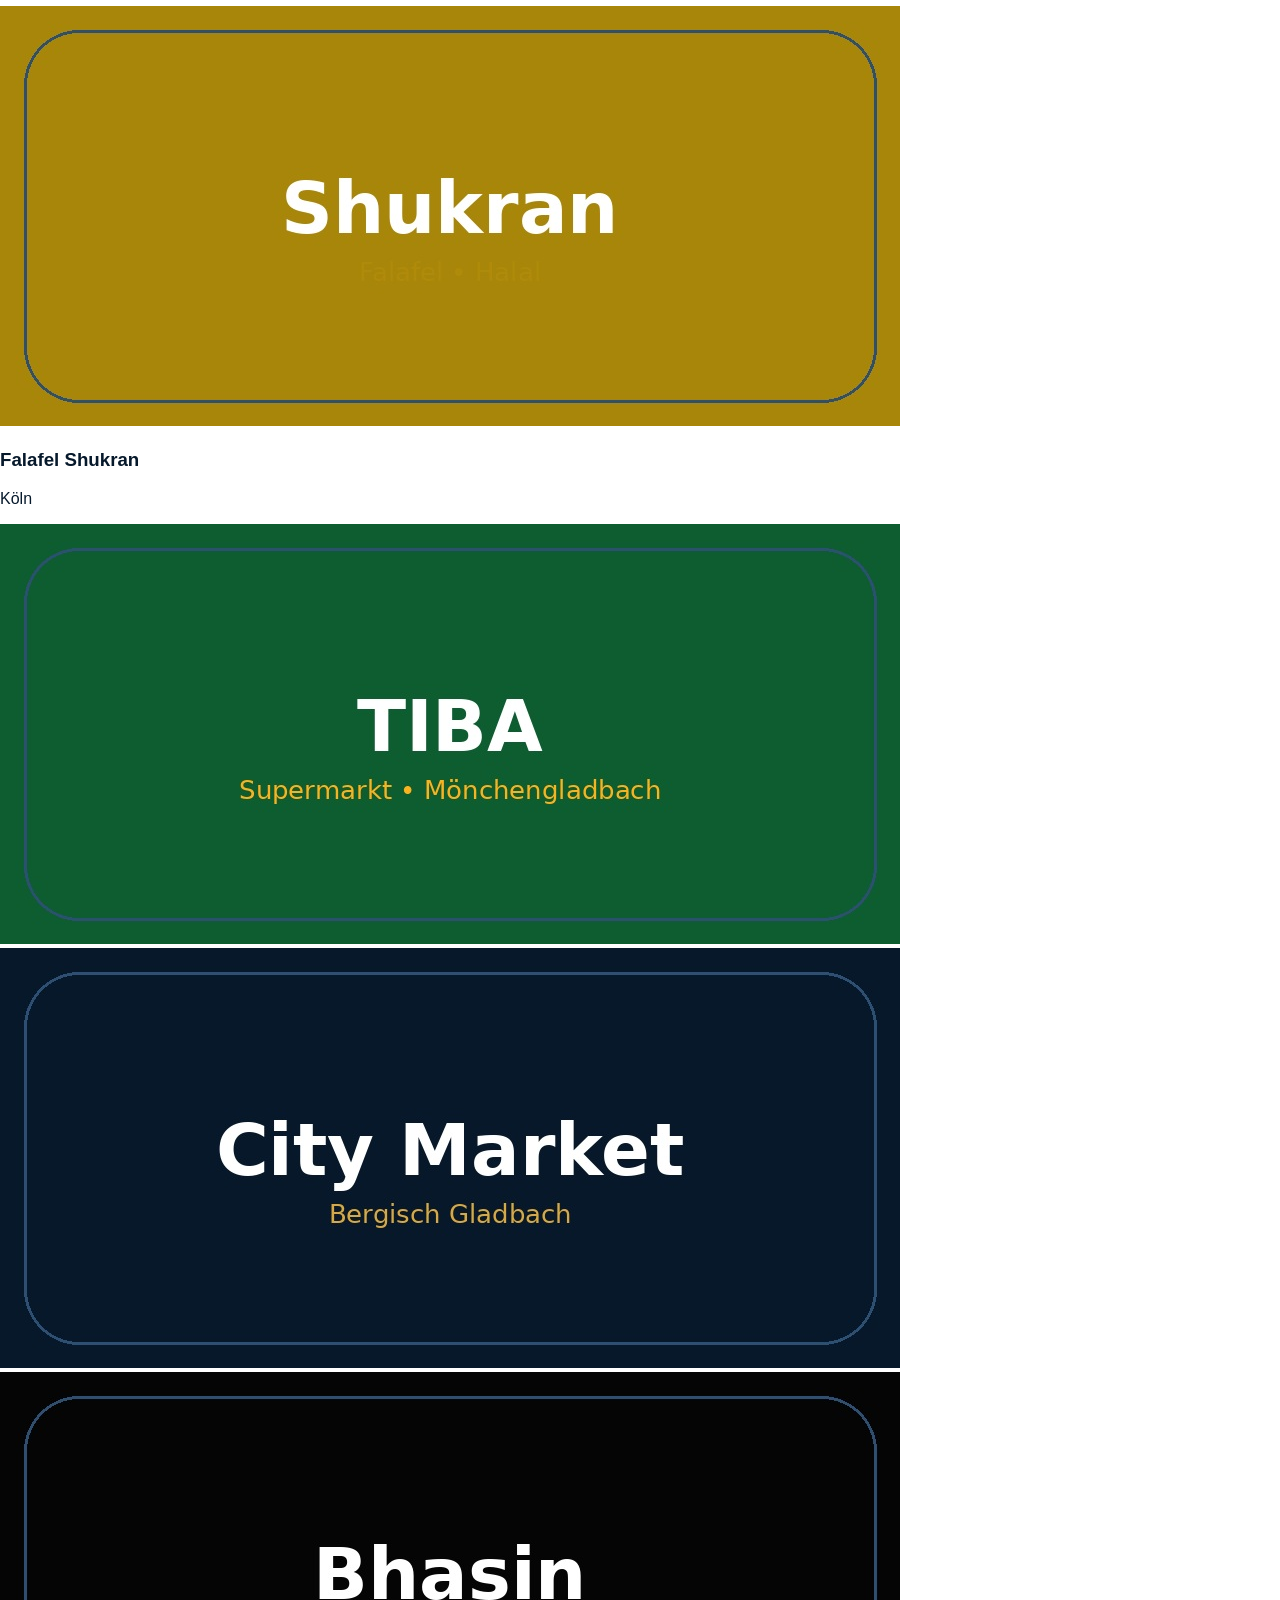
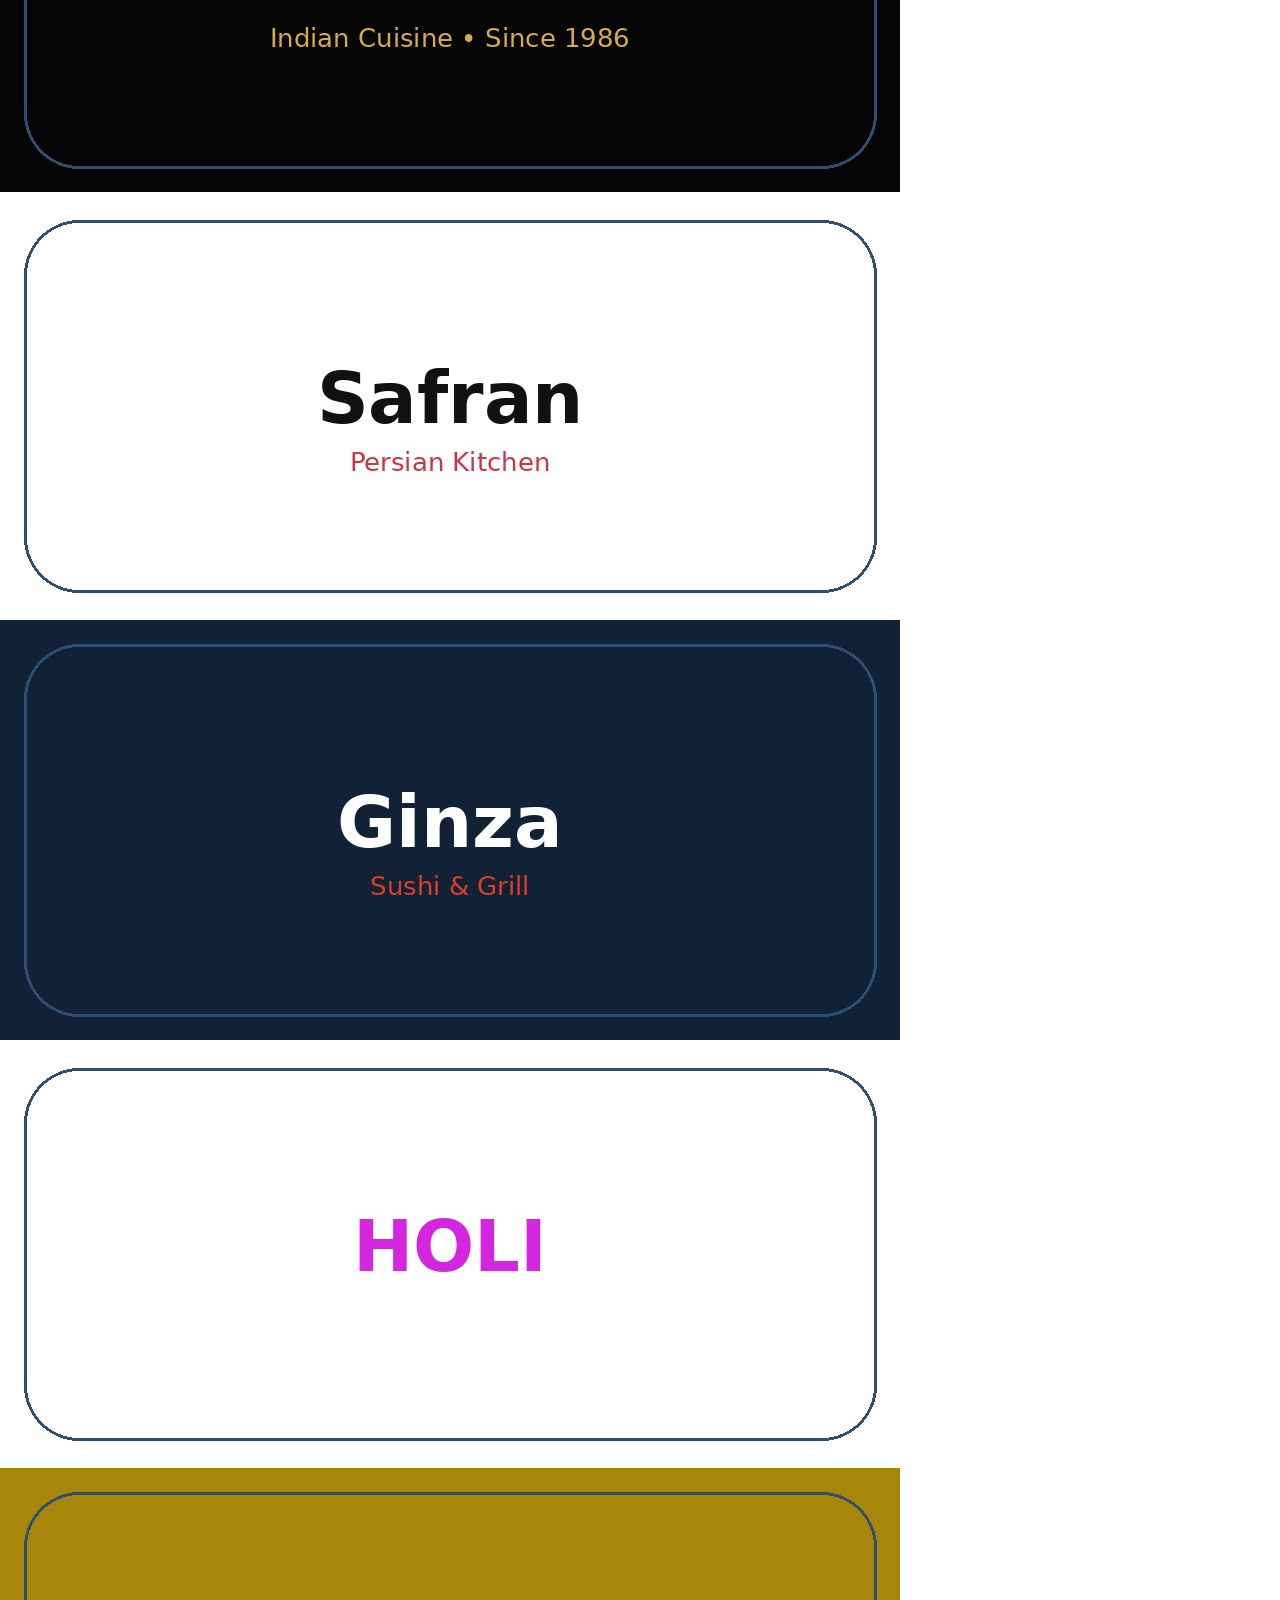
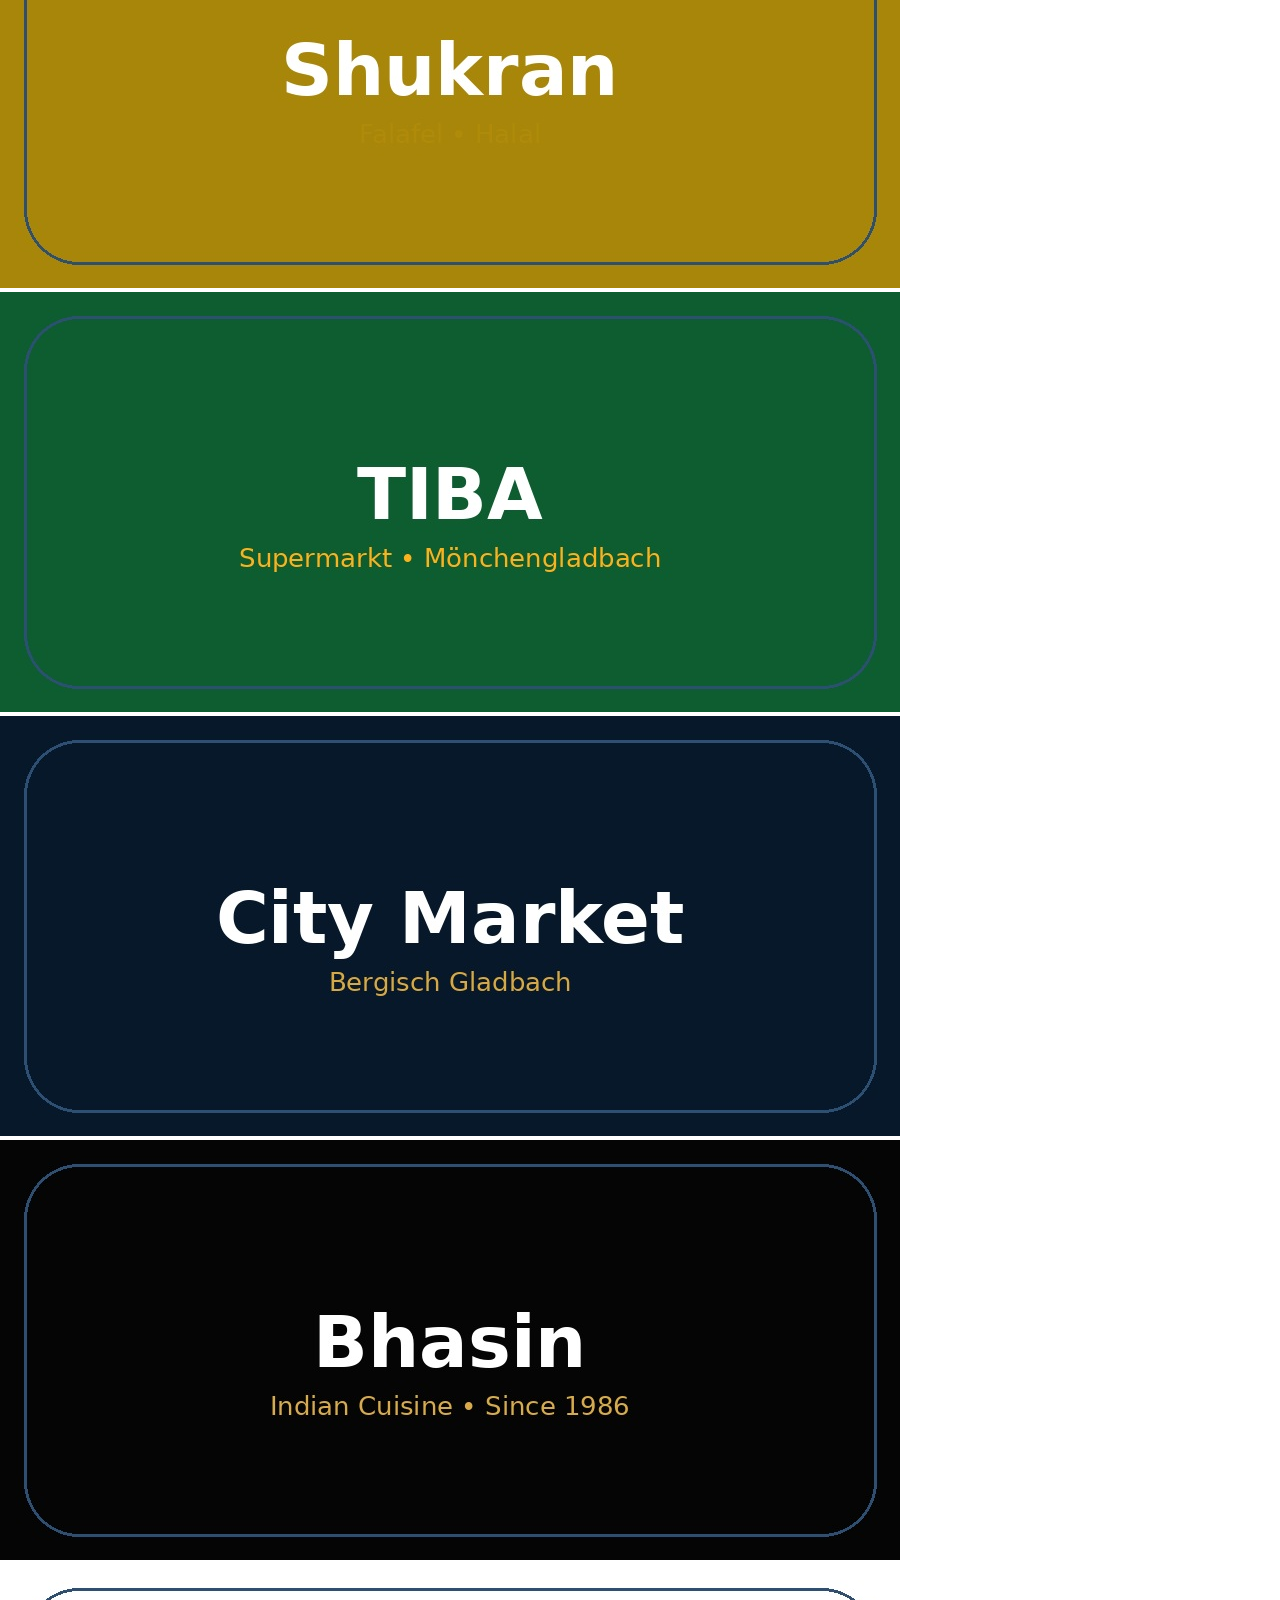
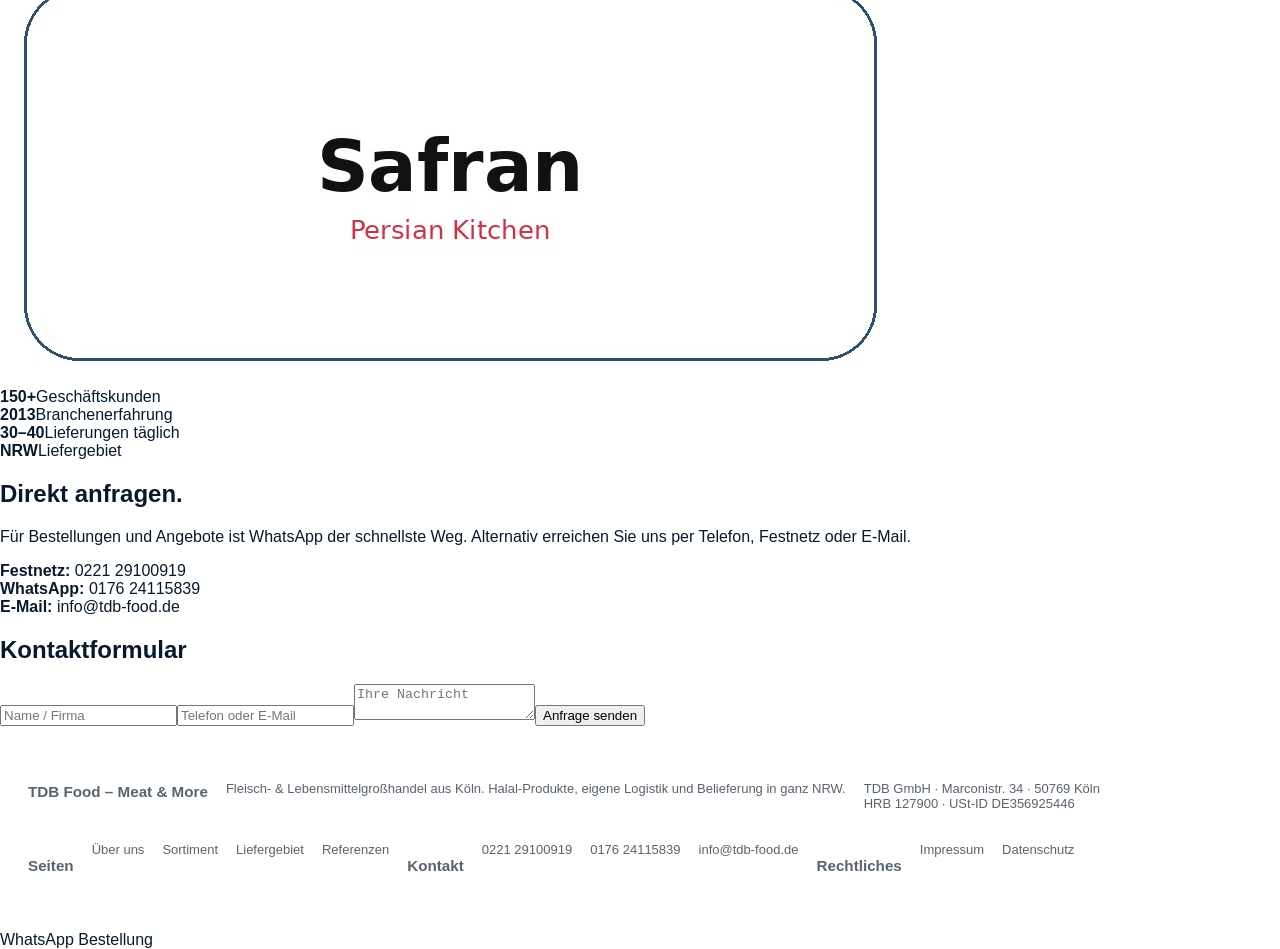
<file: references.html>
<!doctype html><html lang="de"><head><meta charset="utf-8"><meta name="viewport" content="width=device-width,initial-scale=1"><title>Referenzen | TDB Food</title><meta name="description" content="TDB Food – Meat & More. Halal Fleisch- und Lebensmittelgroßhandel aus Köln mit Lieferung in ganz NRW."><link rel="preconnect" href="https://fonts.gstatic.com"><link rel="stylesheet" href="style.css"></head><body><header class="topbar"><div class="container nav"><a class="brand" href="index.html"><img src="tdb-logo.jpg" alt="TDB Food Logo"><span>TDB Food – Meat & More</span></a><nav class="menu"><a href="index.html" data-i18n="nav.home">Startseite</a><a href="about.html" data-i18n="nav.about">Über uns</a><a href="products.html" data-i18n="nav.products">Sortiment</a><a href="delivery.html" data-i18n="nav.delivery">Liefergebiet</a><a href="references.html" data-i18n="nav.references">Referenzen</a><a href="contact.html" data-i18n="nav.contact">Kontakt</a><div class="lang-switch"></div></nav><a class="header-cta" href="tel:+4922129100919" data-i18n="cta.call">Anrufen</a><button class="mobile-toggle" aria-label="Menü">☰</button></div></header><main><section class="section dark"><div class="container"><div class="section-head reveal"><h2 data-i18n="refs.title">Vertrauen namhafter Unternehmen.</h2><p class="lead" data-i18n="refs.sub">Eine Auswahl unserer Referenzkunden aus Gastronomie und Lebensmittelhandel.</p></div><div class="refs-grid">
<div class="ref-card reveal"><img src="ref-tiba.jpg" alt="Tiba Supermarkt"><h3>Tiba Supermarkt</h3><p>Mönchengladbach</p></div>
<div class="ref-card reveal"><img src="ref-citymarket.jpg" alt="City Market"><h3>Bergischer City Market</h3><p>Bergisch Gladbach</p></div>
<div class="ref-card reveal"><img src="ref-bhasin.jpg" alt="Bhasin"><h3>Bhasin Indian Cuisine</h3><p>Köln</p></div>
<div class="ref-card reveal"><img src="ref-safran.jpg" alt="Safran"><h3>Safran Persian Kitchen</h3><p>Düsseldorf</p></div>
<div class="ref-card reveal"><img src="ref-ginza.jpg" alt="Ginza"><h3>Ginza Sushi & Grill</h3><p>Köln</p></div>
<div class="ref-card reveal"><img src="ref-holi.jpg" alt="Holi"><h3>Holi Restaurant Köln</h3><p>Indian Restaurant & Cocktailbar</p></div>
<div class="ref-card reveal"><img src="ref-shukran.jpg" alt="Shukran"><h3>Falafel Shukran</h3><p>Köln</p></div>
</div><div class="logo-strip"><div class="logo-track"><div class="ref-logo"><img src="ref-tiba.jpg"></div><div class="ref-logo"><img src="ref-citymarket.jpg"></div><div class="ref-logo"><img src="ref-bhasin.jpg"></div><div class="ref-logo"><img src="ref-safran.jpg"></div><div class="ref-logo"><img src="ref-ginza.jpg"></div><div class="ref-logo"><img src="ref-holi.jpg"></div><div class="ref-logo"><img src="ref-shukran.jpg"></div><div class="ref-logo"><img src="ref-tiba.jpg"></div><div class="ref-logo"><img src="ref-citymarket.jpg"></div><div class="ref-logo"><img src="ref-bhasin.jpg"></div><div class="ref-logo"><img src="ref-safran.jpg"></div></div></div></div></section><section class="stats"><div class="container stats-grid"><div class="stat reveal"><b>150+</b><span data-i18n="stats.1">Geschäftskunden</span></div><div class="stat reveal"><b>2013</b><span data-i18n="stats.2">Branchenerfahrung</span></div><div class="stat reveal"><b>30–40</b><span data-i18n="stats.3">Lieferungen täglich</span></div><div class="stat reveal"><b>NRW</b><span data-i18n="stats.4">Liefergebiet</span></div></div></section><section class="section soft"><div class="container contact-grid"><div class="contact-card reveal"><h2 data-i18n="contact.title">Direkt anfragen.</h2><p data-i18n="contact.sub">Für Bestellungen und Angebote ist WhatsApp der schnellste Weg. Alternativ erreichen Sie uns per Telefon, Festnetz oder E-Mail.</p><p><b>Festnetz:</b> <a href="tel:+4922129100919">0221 29100919</a><br><b>WhatsApp:</b> <a href="https://wa.me/4917624115839">0176 24115839</a><br><b>E-Mail:</b> <a href="mailto:info@tdb-food.de">info@tdb-food.de</a></p></div><form class="form-card reveal" action="mailto:info@tdb-food.de" method="post" enctype="text/plain"><h2 data-i18n="form.title">Kontaktformular</h2><input data-i18n-placeholder="form.name" placeholder="Name / Firma"><input data-i18n-placeholder="form.contact" placeholder="Telefon oder E-Mail"><textarea data-i18n-placeholder="form.message" placeholder="Ihre Nachricht"></textarea><button class="btn blue" type="submit" data-i18n="form.send">Anfrage senden</button></form></div></section></main><footer class="footer"><div class="container footer-grid"><div><h3>TDB Food – Meat & More</h3><p data-i18n="footer.text">Fleisch- & Lebensmittelgroßhandel aus Köln. Halal-Produkte, eigene Logistik und Belieferung in ganz NRW.</p><p>TDB GmbH · Marconistr. 34 · 50769 Köln<br>HRB 127900 · USt-ID DE356925446</p></div><div><h3 data-i18n="footer.pages">Seiten</h3><a href="about.html" data-i18n="nav.about">Über uns</a><a href="products.html" data-i18n="nav.products">Sortiment</a><a href="delivery.html" data-i18n="nav.delivery">Liefergebiet</a><a href="references.html" data-i18n="nav.references">Referenzen</a></div><div><h3 data-i18n="footer.contact">Kontakt</h3><a href="tel:+4922129100919">0221 29100919</a><a href="https://wa.me/4917624115839">0176 24115839</a><a href="mailto:info@tdb-food.de">info@tdb-food.de</a><h3 data-i18n="footer.legal">Rechtliches</h3><a href="impressum.html" data-i18n="legal.imprint">Impressum</a><a href="datenschutz.html" data-i18n="legal.privacy">Datenschutz</a></div></div></footer><a class="wa-float" href="https://wa.me/4917624115839" data-i18n="cta.whatsapp">WhatsApp Bestellung</a><script src="script.js"></script></body></html>
</file>
<file: style.css>
:root{--ink:#07192b;--blue:#58b9e9;--soft:#f5f7f9;--white:#fff;--muted:#68717c}*{box-sizing:border-box}html{scroll-behavior:smooth}body{margin:0;font-family:-apple-system,BlinkMacSystemFont,"SF Pro Display","Segoe UI",Arial,sans-serif;color:var(--ink);background:#fff;-webkit-font-smoothing:antialiased}a{color:inherit;text-decoration:none}.nav{position:fixed;z-index:50;top:0;left:0;right:0;height:64px;display:flex;align-items:center;gap:34px;padding:0 max(24px,calc((100vw - 1240px)/2));background:rgba(255,255,255,.78);backdrop-filter:saturate(180%) blur(22px);border-bottom:1px solid rgba(0,0,0,.06)}.brand{display:flex;align-items:center;gap:10px;font-weight:700;white-space:nowrap}.brand img{width:34px;height:34px;border-radius:8px;object-fit:cover}.nav nav{display:flex;gap:30px;margin:auto;font-size:13px}.nav nav a{opacity:.72;transition:.25s}.nav nav a:hover{opacity:1}.nav-cta,.pill{border-radius:999px;padding:12px 20px;font-weight:600;font-size:14px;transition:.3s}.nav-cta{background:var(--ink);color:#fff}.hero{height:100svh;min-height:700px;position:relative;overflow:hidden;background:#050b11;color:#fff}.hero-media,.hero-media img,.hero-shade{position:absolute;inset:0;width:100%;height:100%}.hero-media img{object-fit:cover;transform:scale(1.08);will-change:transform}.hero-shade{background:linear-gradient(90deg,rgba(0,10,20,.8) 0%,rgba(0,10,20,.42) 48%,rgba(0,0,0,.12) 75%),linear-gradient(0deg,rgba(0,0,0,.38),transparent 45%)}.hero-copy{position:absolute;left:max(28px,calc((100vw - 1240px)/2));bottom:14vh;max-width:850px;z-index:2}.kicker{font-size:13px;font-weight:700;letter-spacing:.15em;margin:0 0 20px}.kicker.blue{color:#208bc0}.hero h1{font-size:clamp(62px,8.6vw,132px);line-height:.88;letter-spacing:-.065em;margin:0 0 28px;font-weight:700}.hero-sub{font-size:clamp(19px,2vw,28px);line-height:1.35;color:rgba(255,255,255,.82);margin:0 0 32px}.hero-actions{display:flex;gap:12px;flex-wrap:wrap}.pill.primary{background:#fff;color:#07192b}.pill.glass{border:1px solid rgba(255,255,255,.5);background:rgba(255,255,255,.1);backdrop-filter:blur(10px)}.pill:hover{transform:translateY(-2px)}.scroll-hint{position:absolute;right:28px;bottom:30px;z-index:2;font-size:11px;letter-spacing:.18em;text-transform:uppercase;opacity:.55}.intro{padding:150px 28px 130px;text-align:center;max-width:1180px;margin:auto}.intro h2,.van-copy h2,.map-copy h2,.clients h2,.cta h2{font-size:clamp(46px,6.2vw,92px);line-height:.98;letter-spacing:-.055em;margin:0}.intro>p:not(.kicker){max-width:700px;margin:30px auto 0;font-size:21px;line-height:1.55;color:var(--muted)}.numbers{display:grid;grid-template-columns:repeat(3,1fr);gap:1px;background:#dfe4e8;margin-top:90px;border-radius:26px;overflow:hidden}.numbers div{background:#fff;padding:48px 20px}.numbers strong{display:block;font-size:52px;letter-spacing:-.05em}.numbers span{display:block;color:var(--muted);margin-top:8px}.story{height:500vh;background:#050b11;color:#fff;position:relative}.story-sticky{position:sticky;top:0;height:100vh;overflow:hidden}.story-title{position:absolute;z-index:10;left:max(28px,calc((100vw - 1240px)/2));top:14vh;width:36%;pointer-events:none}.story-title h2{font-size:clamp(52px,6vw,92px);line-height:.94;letter-spacing:-.055em;margin:0 0 22px}.story-title>p:last-child{color:#aab4be;font-size:19px;line-height:1.5}.story-stage{position:absolute;right:0;top:0;width:60%;height:100%}.product-scene{position:absolute;inset:0;opacity:0;transform:scale(1.04);transition:opacity .65s ease,transform .9s ease}.product-scene.active{opacity:1;transform:scale(1)}.product-scene:after{content:"";position:absolute;inset:0;background:linear-gradient(0deg,rgba(0,0,0,.76),transparent 55%)}.product-scene img{width:100%;height:100%;object-fit:cover}.product-scene div{position:absolute;z-index:2;left:8%;bottom:9%;max-width:580px}.product-scene span{font-size:13px;opacity:.6}.product-scene h3{font-size:clamp(52px,6vw,92px);letter-spacing:-.055em;margin:7px 0 10px}.product-scene p{font-size:18px;line-height:1.5;color:#d8dde2;margin:0}.cinema{height:110vh;min-height:760px;position:relative;color:#fff;overflow:hidden}.cinema>img{width:100%;height:100%;object-fit:cover}.cinema-overlay{position:absolute;inset:0;background:linear-gradient(90deg,rgba(0,11,22,.78),rgba(0,0,0,.08)),linear-gradient(0deg,rgba(0,0,0,.35),transparent)}.cinema-copy{position:absolute;left:max(28px,calc((100vw - 1240px)/2));bottom:13%;max-width:720px}.cinema-copy h2{font-size:clamp(60px,8vw,120px);line-height:.9;letter-spacing:-.06em;margin:0 0 26px}.cinema-copy p:last-child{font-size:20px;line-height:1.5;color:#e0e4e8;max-width:600px}.van-section,.map-section{padding:150px max(28px,calc((100vw - 1240px)/2));background:var(--soft)}.van-copy,.map-copy{max-width:880px;margin-bottom:70px}.van-copy p:last-child,.map-copy p:last-child{font-size:20px;line-height:1.55;color:var(--muted);max-width:700px}.van-frame,.map-frame{border-radius:34px;overflow:hidden;background:#e8edf0}.van-frame img,.map-frame img{display:block;width:100%;max-height:760px;object-fit:cover}.map-section{background:#fff}.map-frame img{object-fit:contain}.clients{padding:150px max(28px,calc((100vw - 1240px)/2));background:#07192b;color:#fff}.clients-head{max-width:900px;margin-bottom:80px}.logo-row{display:grid;grid-template-columns:repeat(3,1fr);gap:18px}.logo-row div{height:240px;background:#fff;border-radius:28px;display:flex;align-items:center;justify-content:center;padding:34px}.logo-row img{max-width:100%;max-height:100%;object-fit:contain}.client-note{color:#91a0ae;margin-top:24px;font-size:13px}.cta{min-height:80vh;background:#58b9e9;display:grid;place-items:center;text-align:center;padding:120px 28px}.cta h2{color:#07192b}.cta>div>p:not(.kicker){font-size:20px;margin:26px 0;color:#16364d}.hero-actions.center{justify-content:center}.pill.white{background:#fff}.pill.outline{border:1px solid rgba(7,25,43,.35)}footer{padding:42px max(28px,calc((100vw - 1240px)/2));display:flex;justify-content:space-between;gap:30px;font-size:13px;color:#59636d}footer div{display:flex;gap:18px;flex-wrap:wrap}.reveal{opacity:0;transform:translateY(36px);transition:opacity .9s cubic-bezier(.2,.7,.2,1),transform .9s cubic-bezier(.2,.7,.2,1)}.reveal.visible{opacity:1;transform:none}@media(max-width:800px){.nav{height:58px;padding:0 16px}.nav nav{display:none}.brand span{font-size:14px}.nav-cta{padding:9px 14px}.hero{min-height:680px}.hero-copy{left:22px;right:22px;bottom:12vh}.hero h1{font-size:58px}.hero-sub{font-size:18px}.scroll-hint{display:none}.intro{padding:110px 20px}.intro h2,.van-copy h2,.map-copy h2,.clients h2,.cta h2{font-size:48px}.numbers{grid-template-columns:1fr;margin-top:60px}.numbers div{padding:30px}.numbers strong{font-size:42px}.story-title{top:11vh;left:22px;width:calc(100% - 44px);z-index:4}.story-title h2{font-size:46px}.story-title>p:last-child{display:none}.story-stage{width:100%;height:66%;top:34%}.product-scene div{left:22px;right:22px;bottom:32px}.product-scene h3{font-size:48px}.cinema{height:90vh}.cinema-copy{left:22px;right:22px;bottom:8%}.cinema-copy h2{font-size:58px}.van-section,.map-section,.clients{padding:100px 20px}.van-copy,.map-copy{margin-bottom:45px}.van-frame,.map-frame{border-radius:22px}.logo-row{grid-template-columns:1fr}.logo-row div{height:190px}.cta{min-height:70vh;padding:90px 20px}footer{padding:34px 20px;flex-direction:column}.kicker{margin-bottom:14px}}@media(prefers-reduced-motion:reduce){html{scroll-behavior:auto}.reveal,.product-scene,.hero-media img,.pill{transition:none!important;transform:none!important}.reveal{opacity:1}}
</file>
